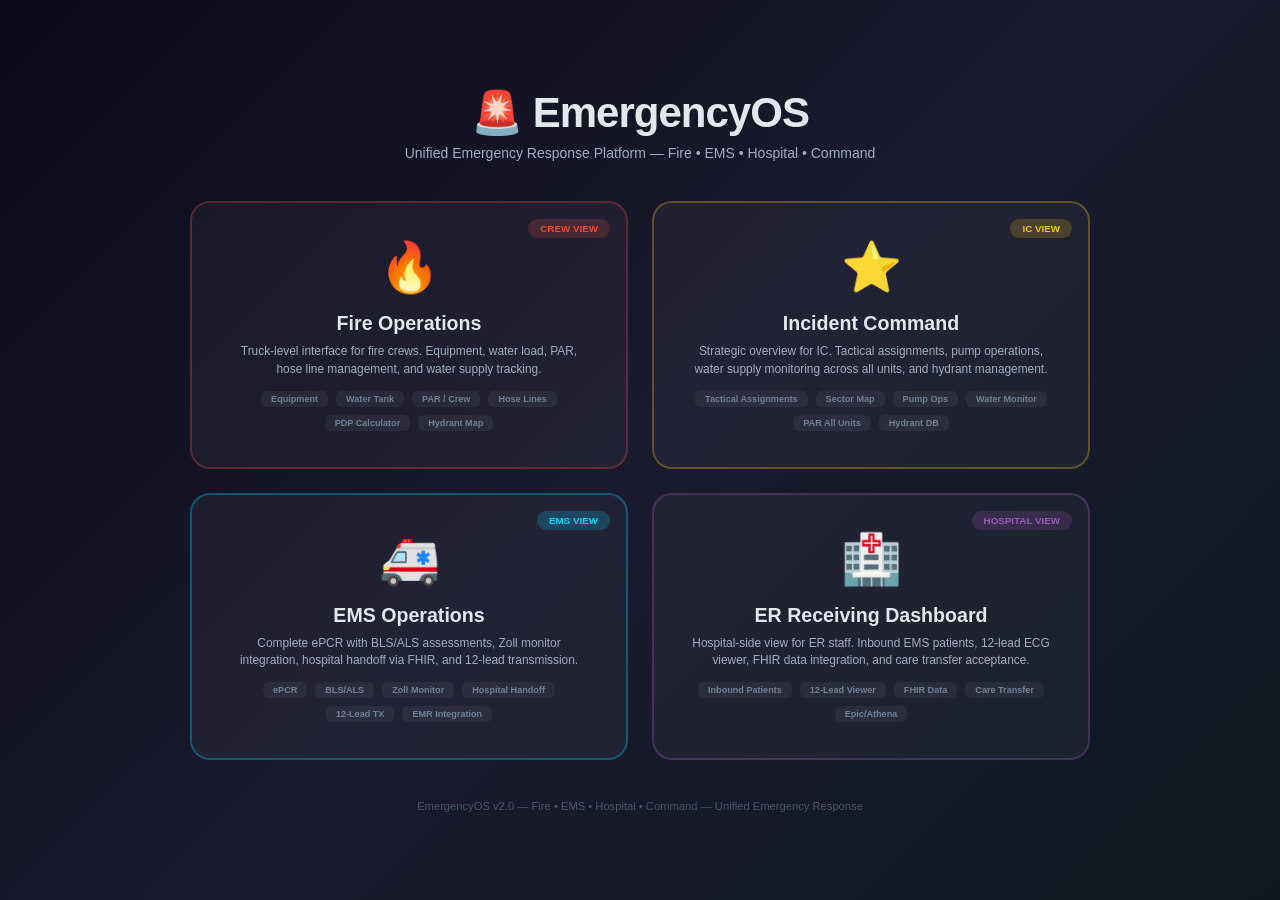
<file: index.html>
<!DOCTYPE html>
<html lang="en">
<head>
    <meta charset="UTF-8">
    <meta name="viewport" content="width=device-width, initial-scale=1.0">
    <title>EmergencyOS — Main Hub</title>
    <link rel="stylesheet" href="styles.css">
    <style>
        .hub-container { display: flex; flex-direction: column; align-items: center; justify-content: center; min-height: 100vh; padding: 40px 20px; background: linear-gradient(135deg, #0a0a1a 0%, #1a1a2e 50%, #0f1923 100%); }
        .hub-logo { text-align: center; margin-bottom: 40px; }
        .hub-logo h1 { font-size: 3rem; font-weight: 900; color: #e2e8f0; letter-spacing: -1px; }
        .hub-logo .subtitle { font-size: 1rem; color: #a0aec0; margin-top: 8px; }
        .hub-grid { display: grid; grid-template-columns: repeat(2, 1fr); gap: 24px; max-width: 900px; width: 100%; }
        .hub-card { background: rgba(255,255,255,0.04); border: 2px solid rgba(255,255,255,0.1); border-radius: 20px; padding: 36px; text-align: center; cursor: pointer; transition: all 0.3s ease; text-decoration: none; position: relative; overflow: hidden; }
        .hub-card:hover { transform: translateY(-4px); box-shadow: 0 12px 40px rgba(0,0,0,0.3); }
        .hub-card .card-icon { font-size: 3.5rem; margin-bottom: 16px; }
        .hub-card .card-title { font-size: 1.4rem; font-weight: 800; color: #e2e8f0; margin-bottom: 8px; }
        .hub-card .card-desc { font-size: 0.85rem; color: #a0aec0; line-height: 1.5; }
        .hub-card .card-badge { position: absolute; top: 16px; right: 16px; padding: 4px 12px; border-radius: 20px; font-size: 0.7rem; font-weight: 700; }

        .hub-card.fire { border-color: rgba(231,76,60,0.3); }
        .hub-card.fire:hover { border-color: #e74c3c; background: rgba(231,76,60,0.08); box-shadow: 0 12px 40px rgba(231,76,60,0.15); }
        .hub-card.fire .card-badge { background: rgba(231,76,60,0.2); color: #e74c3c; }

        .hub-card.command { border-color: rgba(241,196,15,0.3); }
        .hub-card.command:hover { border-color: #f1c40f; background: rgba(241,196,15,0.08); box-shadow: 0 12px 40px rgba(241,196,15,0.15); }
        .hub-card.command .card-badge { background: rgba(241,196,15,0.2); color: #f1c40f; }

        .hub-card.ems { border-color: rgba(0,212,255,0.3); }
        .hub-card.ems:hover { border-color: #00d4ff; background: rgba(0,212,255,0.08); box-shadow: 0 12px 40px rgba(0,212,255,0.15); }
        .hub-card.ems .card-badge { background: rgba(0,212,255,0.2); color: #00d4ff; }

        .hub-card.er { border-color: rgba(155,89,182,0.3); }
        .hub-card.er:hover { border-color: #9b59b6; background: rgba(155,89,182,0.08); box-shadow: 0 12px 40px rgba(155,89,182,0.15); }
        .hub-card.er .card-badge { background: rgba(155,89,182,0.2); color: #9b59b6; }

        .hub-features { display: flex; gap: 8px; justify-content: center; flex-wrap: wrap; margin-top: 12px; }
        .hub-feature { padding: 3px 10px; border-radius: 6px; font-size: 0.65rem; font-weight: 600; background: rgba(255,255,255,0.05); color: #718096; }

        .hub-footer { margin-top: 40px; text-align: center; color: #4a5568; font-size: 0.8rem; }
    </style>
<script src="https://sites.super.myninja.ai/_assets/ninja-daytona-script.js"></script>
</head>
<body>
    <div class="hub-container">
        <div class="hub-logo">
            <h1>🚨 EmergencyOS</h1>
            <div class="subtitle">Unified Emergency Response Platform — Fire • EMS • Hospital • Command</div>
        </div>

        <div class="hub-grid">
            <!-- Fire Operations -->
            <a href="fire.html" class="hub-card fire">
                <div class="card-badge">CREW VIEW</div>
                <div class="card-icon">🔥</div>
                <div class="card-title">Fire Operations</div>
                <div class="card-desc">Truck-level interface for fire crews. Equipment, water load, PAR, hose line management, and water supply tracking.</div>
                <div class="hub-features">
                    <span class="hub-feature">Equipment</span>
                    <span class="hub-feature">Water Tank</span>
                    <span class="hub-feature">PAR / Crew</span>
                    <span class="hub-feature">Hose Lines</span>
                    <span class="hub-feature">PDP Calculator</span>
                    <span class="hub-feature">Hydrant Map</span>
                </div>
            </a>

            <!-- Incident Command -->
            <a href="command.html" class="hub-card command">
                <div class="card-badge">IC VIEW</div>
                <div class="card-icon">⭐</div>
                <div class="card-title">Incident Command</div>
                <div class="card-desc">Strategic overview for IC. Tactical assignments, pump operations, water supply monitoring across all units, and hydrant management.</div>
                <div class="hub-features">
                    <span class="hub-feature">Tactical Assignments</span>
                    <span class="hub-feature">Sector Map</span>
                    <span class="hub-feature">Pump Ops</span>
                    <span class="hub-feature">Water Monitor</span>
                    <span class="hub-feature">PAR All Units</span>
                    <span class="hub-feature">Hydrant DB</span>
                </div>
            </a>

            <!-- EMS Operations -->
            <a href="ems.html" class="hub-card ems">
                <div class="card-badge">EMS VIEW</div>
                <div class="card-icon">🚑</div>
                <div class="card-title">EMS Operations</div>
                <div class="card-desc">Complete ePCR with BLS/ALS assessments, Zoll monitor integration, hospital handoff via FHIR, and 12-lead transmission.</div>
                <div class="hub-features">
                    <span class="hub-feature">ePCR</span>
                    <span class="hub-feature">BLS/ALS</span>
                    <span class="hub-feature">Zoll Monitor</span>
                    <span class="hub-feature">Hospital Handoff</span>
                    <span class="hub-feature">12-Lead TX</span>
                    <span class="hub-feature">EMR Integration</span>
                </div>
            </a>

            <!-- ER Dashboard -->
            <a href="er-dashboard.html" class="hub-card er">
                <div class="card-badge">HOSPITAL VIEW</div>
                <div class="card-icon">🏥</div>
                <div class="card-title">ER Receiving Dashboard</div>
                <div class="card-desc">Hospital-side view for ER staff. Inbound EMS patients, 12-lead ECG viewer, FHIR data integration, and care transfer acceptance.</div>
                <div class="hub-features">
                    <span class="hub-feature">Inbound Patients</span>
                    <span class="hub-feature">12-Lead Viewer</span>
                    <span class="hub-feature">FHIR Data</span>
                    <span class="hub-feature">Care Transfer</span>
                    <span class="hub-feature">Epic/Athena</span>
                </div>
            </a>
        </div>

        <div class="hub-footer">
            EmergencyOS v2.0 — Fire • EMS • Hospital • Command — Unified Emergency Response
        </div>
    </div>
</body>
</html>
</file>
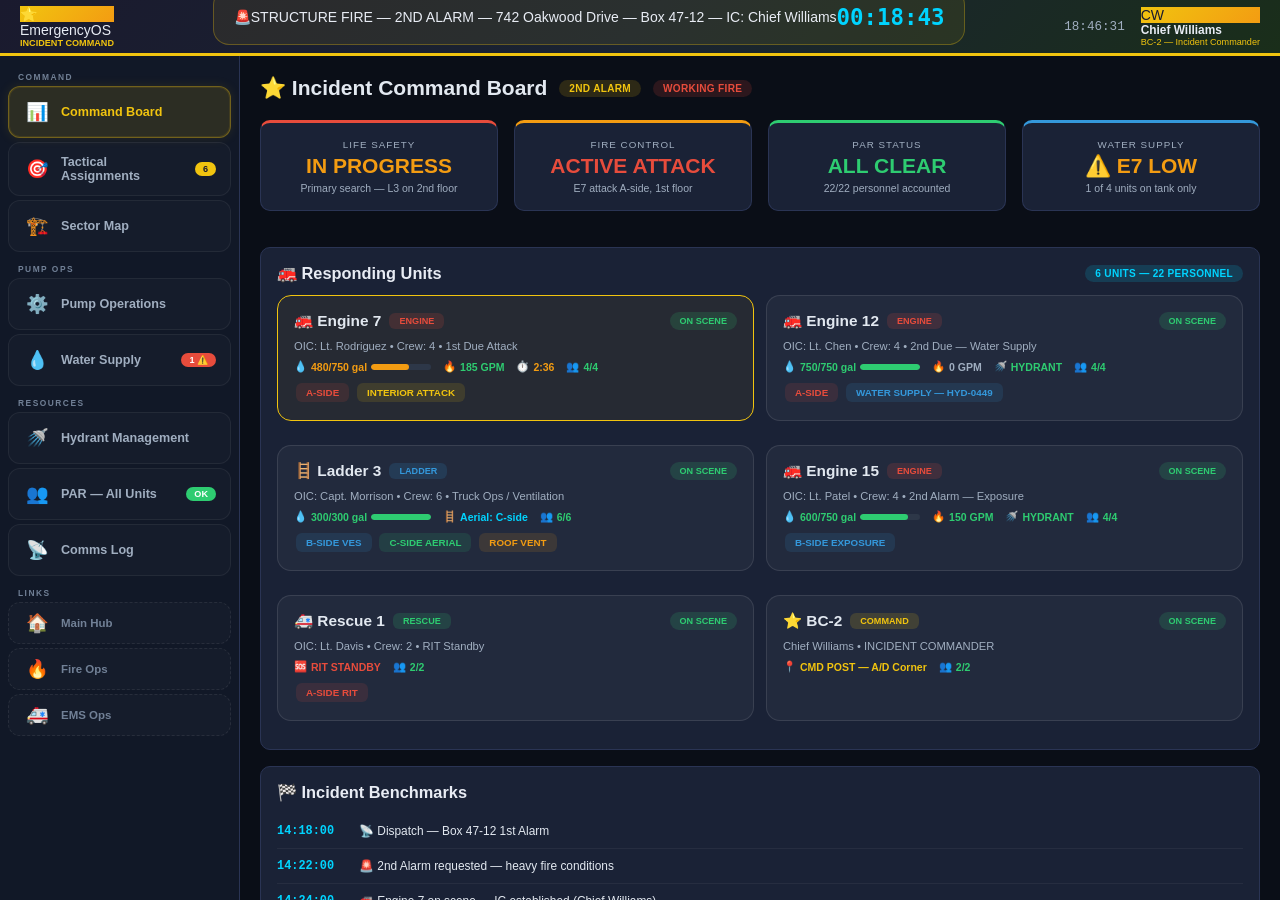
<file: command.html>
<!DOCTYPE html>
<html lang="en">
<head>
    <meta charset="UTF-8">
    <meta name="viewport" content="width=device-width, initial-scale=1.0">
    <title>EmergencyOS — Incident Command</title>
    <link rel="stylesheet" href="styles.css">
    <style>
        /* Command-specific overrides */
        .cmd-header { background: linear-gradient(135deg, #1a1a2e 0%, #1a2332 50%, #1a2e1a 100%); border-bottom: 3px solid #f1c40f; }
        .cmd-header .logo-icon { background: linear-gradient(135deg, #f1c40f, #f39c12); color: #1a1a2e; }

        /* Button Navigation */
        .sidebar { padding: 10px 8px !important; }
        .nav-section { margin-bottom: 6px; }
        .nav-section-title { padding: 6px 10px 4px; font-size: 0.6rem; text-transform: uppercase; letter-spacing: 1.5px; color: #718096; font-weight: 700; }
        .nav-btn {
            display: flex; align-items: center; gap: 10px; width: 100%; min-height: 52px; padding: 12px 14px; margin-bottom: 4px;
            border: 1px solid rgba(255,255,255,0.06); border-radius: 12px; background: rgba(255,255,255,0.02);
            color: #a0aec0; font-size: 0.9rem; font-weight: 600; cursor: pointer; transition: all 0.2s ease;
            text-align: left; position: relative; overflow: hidden; font-family: inherit;
        }
        .nav-btn:hover { background: rgba(241, 196, 15, 0.08); border-color: rgba(241, 196, 15, 0.2); color: #e2e8f0; transform: translateX(2px); }
        .nav-btn:active { transform: scale(0.97); background: rgba(241, 196, 15, 0.15); }
        .nav-btn.active { background: rgba(241, 196, 15, 0.12); border-color: rgba(241, 196, 15, 0.35); color: #f1c40f; box-shadow: 0 0 12px rgba(241, 196, 15, 0.1), inset 0 0 0 1px rgba(241, 196, 15, 0.1); }
        .nav-btn .nav-icon { font-size: 1.3rem; width: 28px; text-align: center; flex-shrink: 0; }
        .nav-btn .nav-label { flex: 1; }
        .nav-btn .nav-badge { font-size: 0.65rem; font-weight: 800; padding: 2px 8px; border-radius: 10px; color: #fff; flex-shrink: 0; }
        .nav-btn.link-btn { min-height: 42px; padding: 8px 14px; font-size: 0.82rem; border: 1px dashed rgba(255,255,255,0.08); color: #718096; }
        .nav-btn.link-btn:hover { background: rgba(0, 212, 255, 0.05); border-color: rgba(0, 212, 255, 0.2); color: #00d4ff; }

        /* Unit Cards */
        .unit-card { background: rgba(255,255,255,0.04); border: 1px solid rgba(255,255,255,0.1); border-radius: 14px; padding: 16px; margin-bottom: 12px; transition: all 0.2s; cursor: pointer; }
        .unit-card:hover { border-color: rgba(255,255,255,0.2); transform: translateY(-1px); }
        .unit-card.selected { border-color: #f1c40f; background: rgba(241,196,15,0.05); }
        .unit-header { display: flex; align-items: center; justify-content: space-between; margin-bottom: 10px; }
        .unit-id { font-weight: 900; font-size: 1.1rem; color: #e2e8f0; }
        .unit-type-badge { padding: 3px 10px; border-radius: 6px; font-size: 0.65rem; font-weight: 700; text-transform: uppercase; }
        .unit-type-badge.engine { background: rgba(231,76,60,0.15); color: #e74c3c; }
        .unit-type-badge.ladder { background: rgba(52,152,219,0.15); color: #3498db; }
        .unit-type-badge.quint { background: rgba(155,89,182,0.15); color: #9b59b6; }
        .unit-type-badge.bc { background: rgba(241,196,15,0.15); color: #f1c40f; }
        .unit-type-badge.rescue { background: rgba(46,204,113,0.15); color: #2ecc71; }
        .unit-status-badge { padding: 4px 10px; border-radius: 20px; font-size: 0.65rem; font-weight: 700; }
        .unit-status-badge.on-scene { background: rgba(46,204,113,0.15); color: #2ecc71; }
        .unit-status-badge.en-route { background: rgba(52,152,219,0.15); color: #3498db; }
        .unit-status-badge.staging { background: rgba(243,156,18,0.15); color: #f39c12; }
        .unit-meta { font-size: 0.8rem; color: #a0aec0; margin-bottom: 8px; }
        .unit-stats { display: flex; gap: 12px; flex-wrap: wrap; }
        .unit-stat { display: flex; align-items: center; gap: 4px; font-size: 0.75rem; }
        .unit-stat-value { font-weight: 700; }
        .unit-water-bar { width: 60px; height: 6px; background: #2d3748; border-radius: 3px; overflow: hidden; display: inline-block; vertical-align: middle; }
        .unit-water-fill { height: 100%; border-radius: 3px; }

        /* Tactical Assignment Builder */
        .assign-form { display: grid; grid-template-columns: repeat(3, 1fr); gap: 12px; }
        .assign-form label { font-size: 0.75rem; color: #a0aec0; display: block; margin-bottom: 6px; }
        .assign-form select, .assign-form input { width: 100%; padding: 10px; background: #1a1a2e; color: #e2e8f0; border: 1px solid rgba(255,255,255,0.15); border-radius: 8px; font-size: 0.85rem; }
        .assign-form select:focus, .assign-form input:focus { border-color: #f1c40f; outline: none; }
        .assign-preview { background: rgba(241,196,15,0.06); border: 2px solid rgba(241,196,15,0.2); border-radius: 12px; padding: 16px; margin-top: 16px; }
        .assign-preview-text { font-size: 1rem; font-weight: 700; color: #e2e8f0; line-height: 1.5; }
        .send-order-btn { padding: 12px 30px; background: linear-gradient(135deg, #f1c40f, #f39c12); color: #1a1a2e; border: none; border-radius: 10px; font-weight: 800; font-size: 0.9rem; cursor: pointer; margin-top: 12px; transition: all 0.2s; }
        .send-order-btn:hover { transform: scale(1.03); box-shadow: 0 4px 20px rgba(241,196,15,0.3); }

        /* Building Diagram */
        .building-diagram { width: 100%; max-width: 500px; margin: 0 auto; }
        .building-side { padding: 12px; border: 2px solid rgba(255,255,255,0.1); text-align: center; font-weight: 700; font-size: 0.85rem; color: #a0aec0; position: relative; cursor: pointer; transition: all 0.2s; border-radius: 8px; }
        .building-side:hover { border-color: rgba(255,255,255,0.3); background: rgba(255,255,255,0.03); }
        .building-side .side-label { font-size: 1.2rem; font-weight: 900; color: #e2e8f0; }
        .building-side .side-units { font-size: 0.7rem; color: #00d4ff; margin-top: 4px; }
        .building-center { background: rgba(231,76,60,0.08); border: 2px solid rgba(231,76,60,0.3); border-radius: 12px; padding: 20px; text-align: center; }
        .building-center .fire-icon { font-size: 2rem; }
        .building-center .addr { font-size: 0.8rem; color: #e74c3c; font-weight: 700; margin-top: 4px; }

        /* Pump Operations */
        .pump-card { background: rgba(255,255,255,0.04); border: 1px solid rgba(255,255,255,0.1); border-radius: 14px; padding: 16px; margin-bottom: 14px; }
        .pump-card-header { display: flex; align-items: center; justify-content: space-between; margin-bottom: 12px; }
        .pump-card-title { font-weight: 800; color: #e2e8f0; font-size: 1rem; }
        .pump-line-row { display: grid; grid-template-columns: 80px 60px 70px 70px 50px 50px 80px; gap: 8px; align-items: center; padding: 8px 0; border-bottom: 1px solid rgba(255,255,255,0.05); font-size: 0.8rem; }
        .pump-line-row.header { font-weight: 700; color: #a0aec0; font-size: 0.7rem; text-transform: uppercase; border-bottom: 2px solid rgba(255,255,255,0.1); }
        .pump-line-row .pdp-value { font-weight: 800; color: #00d4ff; font-size: 1rem; }

        /* Water Monitor Grid */
        .water-grid { display: grid; grid-template-columns: repeat(auto-fill, minmax(280px, 1fr)); gap: 14px; }
        .water-card { background: rgba(255,255,255,0.04); border: 1px solid rgba(255,255,255,0.1); border-radius: 14px; padding: 16px; position: relative; }
        .water-card.critical { border-color: rgba(231,76,60,0.4); background: rgba(231,76,60,0.05); }
        .water-card.warning { border-color: rgba(243,156,18,0.3); background: rgba(243,156,18,0.03); }
        .water-card.good { border-color: rgba(46,204,113,0.2); }
        .water-card-header { display: flex; justify-content: space-between; align-items: center; margin-bottom: 12px; }
        .water-card-unit { font-weight: 800; font-size: 1rem; color: #e2e8f0; }
        .water-gauge-mini { width: 100%; height: 12px; background: #2d3748; border-radius: 6px; overflow: hidden; margin-bottom: 8px; }
        .water-gauge-fill { height: 100%; border-radius: 6px; transition: width 1s; }
        .water-stats { display: grid; grid-template-columns: repeat(3, 1fr); gap: 8px; text-align: center; }
        .water-stat-val { font-weight: 800; font-size: 1.1rem; }
        .water-stat-lbl { font-size: 0.65rem; color: #a0aec0; text-transform: uppercase; margin-top: 2px; }
        .water-timer-mini { font-size: 1.4rem; font-weight: 900; font-family: 'Courier New', monospace; }

        /* Hydrant Upload */
        .upload-zone { border: 2px dashed rgba(255,255,255,0.15); border-radius: 14px; padding: 40px; text-align: center; cursor: pointer; transition: all 0.2s; }
        .upload-zone:hover { border-color: #f1c40f; background: rgba(241,196,15,0.03); }
        .upload-zone .upload-icon { font-size: 3rem; margin-bottom: 10px; }
        .upload-zone .upload-text { font-size: 0.9rem; color: #a0aec0; }
        .upload-zone .upload-formats { font-size: 0.75rem; color: #718096; margin-top: 6px; }

        /* Order History */
        .order-row { display: flex; align-items: center; gap: 12px; padding: 12px; background: rgba(255,255,255,0.03); border: 1px solid rgba(255,255,255,0.06); border-radius: 10px; margin-bottom: 8px; }
        .order-row .order-unit { font-weight: 800; color: #e2e8f0; min-width: 80px; }
        .order-row .order-desc { flex: 1; font-size: 0.85rem; color: #a0aec0; }
        .order-row .order-status { padding: 4px 10px; border-radius: 6px; font-size: 0.65rem; font-weight: 700; }
        .order-row .order-status.sent { background: rgba(52,152,219,0.15); color: #3498db; }
        .order-row .order-status.ack { background: rgba(46,204,113,0.15); color: #2ecc71; }
        .order-row .order-status.in-progress { background: rgba(243,156,18,0.15); color: #f39c12; }
        .order-row .order-status.complete { background: rgba(46,204,113,0.1); color: rgba(46,204,113,0.6); }

        /* Sector Assignment Tags */
        .sector-tag { display: inline-flex; align-items: center; gap: 4px; padding: 4px 10px; border-radius: 6px; font-size: 0.7rem; font-weight: 700; margin: 2px; }
        .sector-tag.sector-a { background: rgba(231,76,60,0.12); color: #e74c3c; }
        .sector-tag.sector-b { background: rgba(52,152,219,0.12); color: #3498db; }
        .sector-tag.sector-c { background: rgba(46,204,113,0.12); color: #2ecc71; }
        .sector-tag.sector-d { background: rgba(155,89,182,0.12); color: #9b59b6; }
        .sector-tag.sector-roof { background: rgba(243,156,18,0.12); color: #f39c12; }
        .sector-tag.sector-interior { background: rgba(241,196,15,0.12); color: #f1c40f; }

        /* Benchmarks */
        .benchmark-item { display: flex; align-items: center; gap: 12px; padding: 10px 0; border-bottom: 1px solid rgba(255,255,255,0.05); }
        .benchmark-time { font-family: 'Courier New', monospace; font-size: 0.85rem; color: #00d4ff; min-width: 70px; font-weight: 700; }
        .benchmark-event { font-size: 0.85rem; color: #e2e8f0; }
        .benchmark-item.pending .benchmark-time { color: #718096; }
        .benchmark-item.pending .benchmark-event { color: #718096; }
    </style>
<script src="https://sites.super.myninja.ai/_assets/ninja-daytona-script.js"></script>
</head>
<body>
    <div class="app-layout">
    <!-- Header -->
    <header class="header cmd-header">
        <div class="header-left">
            <div class="logo">
                <div class="logo-icon">⭐</div>
                <div>
                    <div class="logo-text">EmergencyOS</div>
                    <div style="font-size:0.65rem;color:#f1c40f;font-weight:600;">INCIDENT COMMAND</div>
                </div>
            </div>
        </div>
        <div class="call-banner active" style="border-color:rgba(241,196,15,0.3);background:rgba(241,196,15,0.08);">
            <span class="call-banner-icon">🚨</span>
            <span class="call-banner-text">STRUCTURE FIRE — 2ND ALARM — 742 Oakwood Drive — Box 47-12 — IC: Chief Williams</span>
            <span class="call-timer" id="callTimer">00:18:42</span>
        </div>
        <div class="header-right">
            <span id="clock" style="color:#a0aec0;font-family:'Courier New',monospace;font-size:0.9rem;"></span>
            <div class="user-badge">
                <div class="user-avatar" style="background:linear-gradient(135deg,#f1c40f,#f39c12);color:#1a1a2e;">CW</div>
                <div>
                    <div style="font-weight:700;font-size:0.85rem;">Chief Williams</div>
                    <div style="font-size:0.65rem;color:#f1c40f;">BC-2 — Incident Commander</div>
                </div>
            </div>
        </div>
    </header>

    <!-- Sidebar with BUTTON Navigation -->
    <nav class="sidebar">
        <div class="nav-section">
            <div class="nav-section-title">COMMAND</div>
            <button class="nav-btn active" data-page="dashboard">
                <span class="nav-icon">📊</span>
                <span class="nav-label">Command Board</span>
            </button>
            <button class="nav-btn" data-page="tactical">
                <span class="nav-icon">🎯</span>
                <span class="nav-label">Tactical Assignments</span>
                <span class="nav-badge" style="background:#f1c40f;color:#1a1a2e;">6</span>
            </button>
            <button class="nav-btn" data-page="sectors">
                <span class="nav-icon">🏗️</span>
                <span class="nav-label">Sector Map</span>
            </button>
        </div>
        <div class="nav-section">
            <div class="nav-section-title">PUMP OPS</div>
            <button class="nav-btn" data-page="pumpops">
                <span class="nav-icon">⚙️</span>
                <span class="nav-label">Pump Operations</span>
            </button>
            <button class="nav-btn" data-page="water">
                <span class="nav-icon">💧</span>
                <span class="nav-label">Water Supply</span>
                <span class="nav-badge" style="background:#e74c3c;">1 ⚠️</span>
            </button>
        </div>
        <div class="nav-section">
            <div class="nav-section-title">RESOURCES</div>
            <button class="nav-btn" data-page="hydrants">
                <span class="nav-icon">🚿</span>
                <span class="nav-label">Hydrant Management</span>
            </button>
            <button class="nav-btn" data-page="par">
                <span class="nav-icon">👥</span>
                <span class="nav-label">PAR — All Units</span>
                <span class="nav-badge" style="background:#2ecc71;">OK</span>
            </button>
            <button class="nav-btn" data-page="commslog">
                <span class="nav-icon">📡</span>
                <span class="nav-label">Comms Log</span>
            </button>
        </div>
        <div class="nav-section">
            <div class="nav-section-title">LINKS</div>
            <a href="index.html" class="nav-btn link-btn" style="text-decoration:none;">
                <span class="nav-icon">🏠</span>
                <span class="nav-label">Main Hub</span>
            </a>
            <a href="fire.html" class="nav-btn link-btn" style="text-decoration:none;">
                <span class="nav-icon">🔥</span>
                <span class="nav-label">Fire Ops</span>
            </a>
            <a href="ems.html" class="nav-btn link-btn" style="text-decoration:none;">
                <span class="nav-icon">🚑</span>
                <span class="nav-label">EMS Ops</span>
            </a>
        </div>
    </nav>

    <!-- Main Content -->
    <main class="main-content">

        <!-- ==================== COMMAND DASHBOARD ==================== -->
        <div id="page-dashboard" class="page active">
            <div style="display:flex;align-items:center;gap:12px;margin-bottom:20px;">
                <h2 style="color:#e2e8f0;">⭐ Incident Command Board</h2>
                <span class="tag" style="background:rgba(241,196,15,0.15);color:#f1c40f;font-weight:700;">2ND ALARM</span>
                <span class="tag" style="background:rgba(231,76,60,0.15);color:#e74c3c;">WORKING FIRE</span>
            </div>

            <!-- Tactical Priorities -->
            <div class="grid grid-4" style="margin-bottom:20px;">
                <div class="card" style="border-top:3px solid #e74c3c;">
                    <div class="card-body" style="text-align:center;">
                        <div style="font-size:0.7rem;color:#a0aec0;text-transform:uppercase;letter-spacing:1px;">Life Safety</div>
                        <div style="font-size:1.5rem;font-weight:900;color:#f39c12;margin-top:4px;">IN PROGRESS</div>
                        <div style="font-size:0.75rem;color:#a0aec0;margin-top:4px;">Primary search — L3 on 2nd floor</div>
                    </div>
                </div>
                <div class="card" style="border-top:3px solid #f39c12;">
                    <div class="card-body" style="text-align:center;">
                        <div style="font-size:0.7rem;color:#a0aec0;text-transform:uppercase;letter-spacing:1px;">Fire Control</div>
                        <div style="font-size:1.5rem;font-weight:900;color:#e74c3c;margin-top:4px;">ACTIVE ATTACK</div>
                        <div style="font-size:0.75rem;color:#a0aec0;margin-top:4px;">E7 attack A-side, 1st floor</div>
                    </div>
                </div>
                <div class="card" style="border-top:3px solid #2ecc71;">
                    <div class="card-body" style="text-align:center;">
                        <div style="font-size:0.7rem;color:#a0aec0;text-transform:uppercase;letter-spacing:1px;">PAR Status</div>
                        <div style="font-size:1.5rem;font-weight:900;color:#2ecc71;margin-top:4px;">ALL CLEAR</div>
                        <div style="font-size:0.75rem;color:#a0aec0;margin-top:4px;">22/22 personnel accounted</div>
                    </div>
                </div>
                <div class="card" style="border-top:3px solid #3498db;">
                    <div class="card-body" style="text-align:center;">
                        <div style="font-size:0.7rem;color:#a0aec0;text-transform:uppercase;letter-spacing:1px;">Water Supply</div>
                        <div style="font-size:1.5rem;font-weight:900;color:#f39c12;margin-top:4px;">⚠️ E7 LOW</div>
                        <div style="font-size:0.75rem;color:#a0aec0;margin-top:4px;">1 of 4 units on tank only</div>
                    </div>
                </div>
            </div>

            <!-- Responding Units -->
            <div class="card" style="margin-bottom:16px;">
                <div class="card-header">
                    <h3>🚒 Responding Units</h3>
                    <span class="tag" style="background:rgba(0,212,255,0.15);color:#00d4ff;">6 Units — 22 Personnel</span>
                </div>
                <div class="card-body">
                    <div class="grid grid-2" style="gap:12px;">
                        <!-- Engine 7 -->
                        <div class="unit-card selected">
                            <div class="unit-header">
                                <div style="display:flex;align-items:center;gap:8px;">
                                    <span class="unit-id">🚒 Engine 7</span>
                                    <span class="unit-type-badge engine">Engine</span>
                                </div>
                                <span class="unit-status-badge on-scene">ON SCENE</span>
                            </div>
                            <div class="unit-meta">OIC: Lt. Rodriguez • Crew: 4 • 1st Due Attack</div>
                            <div class="unit-stats">
                                <div class="unit-stat">💧 <span class="unit-stat-value" style="color:#f39c12;">480/750 gal</span> <div class="unit-water-bar"><div class="unit-water-fill" style="width:64%;background:#f39c12;"></div></div></div>
                                <div class="unit-stat">🔥 <span class="unit-stat-value" style="color:#2ecc71;">185 GPM</span></div>
                                <div class="unit-stat">⏱️ <span class="unit-stat-value" style="color:#f39c12;">2:36</span></div>
                                <div class="unit-stat">👥 <span class="unit-stat-value" style="color:#2ecc71;">4/4</span></div>
                            </div>
                            <div style="margin-top:8px;">
                                <span class="sector-tag sector-a">A-SIDE</span>
                                <span class="sector-tag sector-interior">INTERIOR ATTACK</span>
                            </div>
                        </div>
                        <!-- Engine 12 -->
                        <div class="unit-card">
                            <div class="unit-header">
                                <div style="display:flex;align-items:center;gap:8px;">
                                    <span class="unit-id">🚒 Engine 12</span>
                                    <span class="unit-type-badge engine">Engine</span>
                                </div>
                                <span class="unit-status-badge on-scene">ON SCENE</span>
                            </div>
                            <div class="unit-meta">OIC: Lt. Chen • Crew: 4 • 2nd Due — Water Supply</div>
                            <div class="unit-stats">
                                <div class="unit-stat">💧 <span class="unit-stat-value" style="color:#2ecc71;">750/750 gal</span> <div class="unit-water-bar"><div class="unit-water-fill" style="width:100%;background:#2ecc71;"></div></div></div>
                                <div class="unit-stat">🔥 <span class="unit-stat-value" style="color:#a0aec0;">0 GPM</span></div>
                                <div class="unit-stat">🚿 <span class="unit-stat-value" style="color:#2ecc71;">HYDRANT</span></div>
                                <div class="unit-stat">👥 <span class="unit-stat-value" style="color:#2ecc71;">4/4</span></div>
                            </div>
                            <div style="margin-top:8px;">
                                <span class="sector-tag sector-a">A-SIDE</span>
                                <span class="sector-tag" style="background:rgba(52,152,219,0.12);color:#3498db;">WATER SUPPLY — HYD-0449</span>
                            </div>
                        </div>
                        <!-- Ladder 3 -->
                        <div class="unit-card">
                            <div class="unit-header">
                                <div style="display:flex;align-items:center;gap:8px;">
                                    <span class="unit-id">🪜 Ladder 3</span>
                                    <span class="unit-type-badge ladder">Ladder</span>
                                </div>
                                <span class="unit-status-badge on-scene">ON SCENE</span>
                            </div>
                            <div class="unit-meta">OIC: Capt. Morrison • Crew: 6 • Truck Ops / Ventilation</div>
                            <div class="unit-stats">
                                <div class="unit-stat">💧 <span class="unit-stat-value" style="color:#2ecc71;">300/300 gal</span> <div class="unit-water-bar"><div class="unit-water-fill" style="width:100%;background:#2ecc71;"></div></div></div>
                                <div class="unit-stat">🪜 <span class="unit-stat-value" style="color:#00d4ff;">Aerial: C-side</span></div>
                                <div class="unit-stat">👥 <span class="unit-stat-value" style="color:#2ecc71;">6/6</span></div>
                            </div>
                            <div style="margin-top:8px;">
                                <span class="sector-tag sector-b">B-SIDE VES</span>
                                <span class="sector-tag sector-c">C-SIDE AERIAL</span>
                                <span class="sector-tag sector-roof">ROOF VENT</span>
                            </div>
                        </div>
                        <!-- Engine 15 -->
                        <div class="unit-card">
                            <div class="unit-header">
                                <div style="display:flex;align-items:center;gap:8px;">
                                    <span class="unit-id">🚒 Engine 15</span>
                                    <span class="unit-type-badge engine">Engine</span>
                                </div>
                                <span class="unit-status-badge on-scene">ON SCENE</span>
                            </div>
                            <div class="unit-meta">OIC: Lt. Patel • Crew: 4 • 2nd Alarm — Exposure</div>
                            <div class="unit-stats">
                                <div class="unit-stat">💧 <span class="unit-stat-value" style="color:#2ecc71;">600/750 gal</span> <div class="unit-water-bar"><div class="unit-water-fill" style="width:80%;background:#2ecc71;"></div></div></div>
                                <div class="unit-stat">🔥 <span class="unit-stat-value" style="color:#2ecc71;">150 GPM</span></div>
                                <div class="unit-stat">🚿 <span class="unit-stat-value" style="color:#2ecc71;">HYDRANT</span></div>
                                <div class="unit-stat">👥 <span class="unit-stat-value" style="color:#2ecc71;">4/4</span></div>
                            </div>
                            <div style="margin-top:8px;">
                                <span class="sector-tag sector-b">B-SIDE EXPOSURE</span>
                            </div>
                        </div>
                        <!-- Rescue 1 -->
                        <div class="unit-card">
                            <div class="unit-header">
                                <div style="display:flex;align-items:center;gap:8px;">
                                    <span class="unit-id">🚑 Rescue 1</span>
                                    <span class="unit-type-badge rescue">Rescue</span>
                                </div>
                                <span class="unit-status-badge on-scene">ON SCENE</span>
                            </div>
                            <div class="unit-meta">OIC: Lt. Davis • Crew: 2 • RIT Standby</div>
                            <div class="unit-stats">
                                <div class="unit-stat">🆘 <span class="unit-stat-value" style="color:#e74c3c;">RIT STANDBY</span></div>
                                <div class="unit-stat">👥 <span class="unit-stat-value" style="color:#2ecc71;">2/2</span></div>
                            </div>
                            <div style="margin-top:8px;">
                                <span class="sector-tag sector-a">A-SIDE RIT</span>
                            </div>
                        </div>
                        <!-- BC-2 -->
                        <div class="unit-card">
                            <div class="unit-header">
                                <div style="display:flex;align-items:center;gap:8px;">
                                    <span class="unit-id">⭐ BC-2</span>
                                    <span class="unit-type-badge bc">Command</span>
                                </div>
                                <span class="unit-status-badge on-scene">ON SCENE</span>
                            </div>
                            <div class="unit-meta">Chief Williams • INCIDENT COMMANDER</div>
                            <div class="unit-stats">
                                <div class="unit-stat">📍 <span class="unit-stat-value" style="color:#f1c40f;">CMD POST — A/D Corner</span></div>
                                <div class="unit-stat">👥 <span class="unit-stat-value" style="color:#2ecc71;">2/2</span></div>
                            </div>
                        </div>
                    </div>
                </div>
            </div>

            <!-- Benchmarks -->
            <div class="card">
                <div class="card-header"><h3>🏁 Incident Benchmarks</h3></div>
                <div class="card-body">
                    <div class="benchmark-item"><div class="benchmark-time">14:18:00</div><div class="benchmark-event">📡 Dispatch — Box 47-12 1st Alarm</div></div>
                    <div class="benchmark-item"><div class="benchmark-time">14:22:00</div><div class="benchmark-event">🚨 2nd Alarm requested — heavy fire conditions</div></div>
                    <div class="benchmark-item"><div class="benchmark-time">14:24:00</div><div class="benchmark-event">🚒 Engine 7 on scene — IC established (Chief Williams)</div></div>
                    <div class="benchmark-item"><div class="benchmark-time">14:25:30</div><div class="benchmark-event">💧 Water supply established (E12 → HYD-0449)</div></div>
                    <div class="benchmark-item"><div class="benchmark-time">14:26:30</div><div class="benchmark-event">🔥 Interior attack initiated — E7, A-side 1st floor</div></div>
                    <div class="benchmark-item"><div class="benchmark-time">14:28:00</div><div class="benchmark-event">✅ PAR — All units accounted (22/22)</div></div>
                    <div class="benchmark-item"><div class="benchmark-time">14:30:15</div><div class="benchmark-event">🔥 Fire knocked 1st floor — checking extension</div></div>
                    <div class="benchmark-item pending"><div class="benchmark-time">--:--</div><div class="benchmark-event">🔍 Primary search — ALL CLEAR (pending)</div></div>
                    <div class="benchmark-item pending"><div class="benchmark-time">--:--</div><div class="benchmark-event">🔥 Fire under control (pending)</div></div>
                    <div class="benchmark-item pending"><div class="benchmark-time">--:--</div><div class="benchmark-event">✋ Loss stopped (pending)</div></div>
                </div>
            </div>
        </div>

        <!-- ==================== TACTICAL ASSIGNMENTS ==================== -->
        <div id="page-tactical" class="page">
            <h2 style="color:#e2e8f0;margin-bottom:20px;">🎯 Tactical Assignments</h2>

            <!-- Assignment Builder -->
            <div class="card" style="margin-bottom:20px;">
                <div class="card-header"><h3>📝 New Assignment</h3></div>
                <div class="card-body">
                    <div class="assign-form">
                        <div>
                            <label>Unit</label>
                            <select id="assignUnit" onchange="updatePreview()">
                                <option value="Engine 7">Engine 7</option>
                                <option value="Engine 12">Engine 12</option>
                                <option value="Ladder 3">Ladder 3</option>
                                <option value="Engine 15">Engine 15</option>
                                <option value="Rescue 1">Rescue 1</option>
                            </select>
                        </div>
                        <div>
                            <label>Assignment Type</label>
                            <select id="assignType" onchange="updateAssignFields();updatePreview();">
                                <option value="hose">Hose Line Deployment</option>
                                <option value="ladder">Ladder Placement</option>
                                <option value="search">Search</option>
                                <option value="vent">Ventilation</option>
                                <option value="rit">RIT Standby</option>
                                <option value="exposure">Exposure Protection</option>
                                <option value="water">Water Supply</option>
                                <option value="salvage">Salvage/Overhaul</option>
                                <option value="rehab">Rehab</option>
                                <option value="staging">Staging</option>
                            </select>
                        </div>
                        <div>
                            <label>Building Side</label>
                            <select id="assignSide" onchange="updatePreview()">
                                <option value="A">A-Side (Front)</option>
                                <option value="B">B-Side (Left)</option>
                                <option value="C">C-Side (Rear)</option>
                                <option value="D">D-Side (Right)</option>
                                <option value="Interior">Interior</option>
                                <option value="Roof">Roof</option>
                            </select>
                        </div>
                        <!-- Hose-specific fields -->
                        <div id="hoseFields">
                            <label>Hose Diameter</label>
                            <select id="assignDiam" onchange="updatePreview()">
                                <option value="1¾"">1¾" Attack</option>
                                <option value="2½"">2½" Heavy</option>
                                <option value="3"">3" Supply</option>
                            </select>
                        </div>
                        <div id="hoseFields2">
                            <label>Floor Level</label>
                            <select id="assignFloor" onchange="updatePreview()">
                                <option value="Basement">Basement</option>
                                <option value="1st floor">1st Floor</option>
                                <option value="2nd floor" selected>2nd Floor</option>
                                <option value="3rd floor">3rd Floor</option>
                                <option value="Attic">Attic</option>
                            </select>
                        </div>
                        <div id="hoseFields3">
                            <label>Flow Rate (GPM)</label>
                            <select id="assignGPM" onchange="updatePreview()">
                                <option value="150">150 GPM</option>
                                <option value="185" selected>185 GPM</option>
                                <option value="200">200 GPM</option>
                                <option value="250">250 GPM</option>
                                <option value="325">325 GPM</option>
                            </select>
                        </div>
                        <!-- Ladder-specific fields (hidden by default) -->
                        <div id="ladderFields" style="display:none;">
                            <label>Ladder Size</label>
                            <select id="assignLadder" onchange="updatePreview()">
                                <option value="12' folding">12' Folding</option>
                                <option value="14' roof">14' Roof</option>
                                <option value="16' extension">16' Extension</option>
                                <option value="20' extension">20' Extension</option>
                                <option value="24' extension" selected>24' Extension</option>
                                <option value="28' extension">28' Extension</option>
                                <option value="35' extension">35' Extension</option>
                                <option value="Aerial platform">Aerial Platform</option>
                            </select>
                        </div>
                        <div id="ladderFields2" style="display:none;">
                            <label>Purpose</label>
                            <select id="assignLadderPurpose" onchange="updatePreview()">
                                <option value="Rescue">Rescue</option>
                                <option value="Vent">Ventilation</option>
                                <option value="Egress">Egress</option>
                                <option value="Access">Access</option>
                                <option value="VES">VES</option>
                            </select>
                        </div>
                        <div id="ladderFields3" style="display:none;">
                            <label>Placement</label>
                            <input type="text" id="assignLadderPlacement" placeholder="e.g., 2nd floor window B/C corner" onkeyup="updatePreview()">
                        </div>
                    </div>

                    <!-- Preview -->
                    <div class="assign-preview">
                        <div style="font-size:0.75rem;color:#f1c40f;font-weight:700;margin-bottom:8px;">📋 ORDER PREVIEW</div>
                        <div class="assign-preview-text" id="orderPreview">
                            ENGINE 7: Deploy 1¾" attack line to A-side, 2nd floor — 185 GPM
                        </div>
                    </div>
                    <button class="send-order-btn" onclick="sendOrder()">📡 Send Order to Unit</button>
                </div>
            </div>

            <!-- Active Assignments -->
            <div class="card">
                <div class="card-header"><h3>📋 Active Assignments</h3></div>
                <div class="card-body">
                    <div class="order-row">
                        <div class="order-unit" style="color:#e74c3c;">🚒 E7</div>
                        <div class="order-desc">Deploy 1¾" attack line → A-side, 1st floor — 185 GPM fire attack</div>
                        <span class="order-status in-progress">IN PROGRESS</span>
                        <span style="font-size:0.7rem;color:#a0aec0;">14:26</span>
                    </div>
                    <div class="order-row">
                        <div class="order-unit" style="color:#e74c3c;">🚒 E7</div>
                        <div class="order-desc">Deploy 2½" backup line → A-side, 1st floor — Standby</div>
                        <span class="order-status ack">ACKNOWLEDGED</span>
                        <span style="font-size:0.7rem;color:#a0aec0;">14:26</span>
                    </div>
                    <div class="order-row">
                        <div class="order-unit" style="color:#e74c3c;">🚒 E12</div>
                        <div class="order-desc">Secure water supply from HYD-0449 (Elm & Maple)</div>
                        <span class="order-status complete">COMPLETE</span>
                        <span style="font-size:0.7rem;color:#a0aec0;">14:22</span>
                    </div>
                    <div class="order-row">
                        <div class="order-unit" style="color:#3498db;">🪜 L3</div>
                        <div class="order-desc">Position aerial C-side for roof access. Vertical vent.</div>
                        <span class="order-status in-progress">IN PROGRESS</span>
                        <span style="font-size:0.7rem;color:#a0aec0;">14:25</span>
                    </div>
                    <div class="order-row">
                        <div class="order-unit" style="color:#3498db;">🪜 L3</div>
                        <div class="order-desc">Raise 24' extension → B-side 2nd floor window for VES</div>
                        <span class="order-status in-progress">IN PROGRESS</span>
                        <span style="font-size:0.7rem;color:#a0aec0;">14:26</span>
                    </div>
                    <div class="order-row">
                        <div class="order-unit" style="color:#e74c3c;">🚒 E15</div>
                        <div class="order-desc">Deploy 1¾" exposure line → B-side, protecting 744 Oakwood</div>
                        <span class="order-status in-progress">IN PROGRESS</span>
                        <span style="font-size:0.7rem;color:#a0aec0;">14:28</span>
                    </div>
                    <div class="order-row">
                        <div class="order-unit" style="color:#2ecc71;">🚑 R1</div>
                        <div class="order-desc">RIT standby — A-side, tools ready, SCBA on air</div>
                        <span class="order-status ack">STANDING BY</span>
                        <span style="font-size:0.7rem;color:#a0aec0;">14:24</span>
                    </div>
                </div>
            </div>
        </div>

        <!-- ==================== SECTOR MAP ==================== -->
        <div id="page-sectors" class="page">
            <h2 style="color:#e2e8f0;margin-bottom:20px;">🏗️ Sector / Division Map</h2>

            <div class="card">
                <div class="card-header"><h3>🏠 742 Oakwood Drive — 2-Story Wood Frame</h3></div>
                <div class="card-body">
                    <div class="building-diagram">
                        <!-- Building layout grid -->
                        <div style="display:grid;grid-template-columns:120px 1fr 120px;grid-template-rows:100px 1fr 100px;gap:8px;max-width:600px;margin:0 auto;">
                            <!-- Top row -->
                            <div></div>
                            <div class="building-side" style="border-color:rgba(231,76,60,0.3);">
                                <div class="side-label" style="color:#e74c3c;">A — FRONT</div>
                                <div class="side-units">🚒 E7 (Attack) • 🚑 R1 (RIT) • ⭐ BC-2 (CMD)</div>
                                <div style="font-size:0.65rem;color:#718096;margin-top:2px;">📍 Oakwood Drive (address side)</div>
                            </div>
                            <div></div>
                            <!-- Middle row -->
                            <div class="building-side" style="border-color:rgba(52,152,219,0.3);">
                                <div class="side-label" style="color:#3498db;">B</div>
                                <div style="font-size:0.7rem;color:#a0aec0;">LEFT</div>
                                <div class="side-units">🪜 L3 (VES)<br>🚒 E15 (Exposure)</div>
                            </div>
                            <div class="building-center">
                                <div class="fire-icon">🔥🏠🔥</div>
                                <div class="addr">742 Oakwood Dr</div>
                                <div style="font-size:0.7rem;color:#a0aec0;margin-top:4px;">Type V — 2 Story<br>30' × 40' footprint</div>
                                <div style="margin-top:8px;font-size:0.7rem;">
                                    <div style="color:#e74c3c;font-weight:700;">🔥 Fire: 1st floor A/B corner</div>
                                    <div style="color:#f39c12;">⚠️ Extension check: 2nd floor</div>
                                </div>
                            </div>
                            <div class="building-side" style="border-color:rgba(155,89,182,0.3);">
                                <div class="side-label" style="color:#9b59b6;">D</div>
                                <div style="font-size:0.7rem;color:#a0aec0;">RIGHT</div>
                                <div class="side-units">— Unassigned —</div>
                            </div>
                            <!-- Bottom row -->
                            <div></div>
                            <div class="building-side" style="border-color:rgba(46,204,113,0.3);">
                                <div class="side-label" style="color:#2ecc71;">C — REAR</div>
                                <div class="side-units">🪜 L3 (Aerial positioned)</div>
                                <div style="font-size:0.65rem;color:#718096;margin-top:2px;">Back yard — fenced</div>
                            </div>
                            <div></div>
                        </div>

                        <!-- Roof -->
                        <div style="text-align:center;margin-top:16px;">
                            <div class="building-side" style="max-width:300px;margin:0 auto;border-color:rgba(243,156,18,0.3);">
                                <div class="side-label" style="color:#f39c12;">ROOF</div>
                                <div class="side-units">🪜 L3 crew — vertical vent in progress</div>
                            </div>
                        </div>

                        <!-- Interior Divisions -->
                        <div style="margin-top:20px;">
                            <h4 style="color:#e2e8f0;margin-bottom:12px;">Interior Divisions</h4>
                            <div style="display:grid;grid-template-columns:1fr 1fr;gap:10px;">
                                <div class="building-side" style="border-color:rgba(241,196,15,0.3);">
                                    <div class="side-label" style="color:#f1c40f;font-size:1rem;">Division 1 — 1st Floor</div>
                                    <div class="side-units">🚒 E7 — Interior attack, A-side entry<br>🔥 Fire knocked — checking extension</div>
                                </div>
                                <div class="building-side" style="border-color:rgba(241,196,15,0.3);">
                                    <div class="side-label" style="color:#f1c40f;font-size:1rem;">Division 2 — 2nd Floor</div>
                                    <div class="side-units">🪜 L3 crew — Primary search + extension check<br>⚠️ Smoke conditions heavy</div>
                                </div>
                            </div>
                        </div>
                    </div>
                </div>
            </div>
        </div>

        <!-- ==================== PUMP OPERATIONS ==================== -->
        <div id="page-pumpops" class="page">
            <h2 style="color:#e2e8f0;margin-bottom:20px;">⚙️ Pump Operations — All Units</h2>

            <!-- Engine 7 -->
            <div class="pump-card" style="border-left:4px solid #e74c3c;">
                <div class="pump-card-header">
                    <div class="pump-card-title">🚒 Engine 7 — Pump Panel</div>
                    <div style="display:flex;gap:8px;">
                        <span class="tag" style="background:rgba(46,204,113,0.15);color:#2ecc71;">PUMP ENGAGED</span>
                        <span class="tag" style="background:rgba(243,156,18,0.15);color:#f39c12;">TANK SUPPLY</span>
                    </div>
                </div>
                <div class="pump-line-row header">
                    <span>Line</span><span>Hose</span><span>Length</span><span>GPM</span><span>NP</span><span>EL</span><span>PDP</span>
                </div>
                <div class="pump-line-row">
                    <span style="color:#2ecc71;font-weight:700;">Line 1</span>
                    <span>1¾"</span><span>200 ft</span>
                    <span style="color:#00d4ff;font-weight:700;">185</span>
                    <span>50</span><span>0</span>
                    <span class="pdp-value">156</span>
                </div>
                <div class="pump-line-row">
                    <span style="color:#f39c12;font-weight:700;">Line 2</span>
                    <span>2½"</span><span>150 ft</span>
                    <span style="color:#a0aec0;">0 (standby)</span>
                    <span>50</span><span>0</span>
                    <span class="pdp-value">69</span>
                </div>
                <div style="margin-top:10px;padding:10px;background:rgba(255,255,255,0.03);border-radius:8px;display:flex;justify-content:space-between;align-items:center;">
                    <span style="font-size:0.8rem;color:#a0aec0;">Total Flow: <strong style="color:#00d4ff;">185 GPM</strong></span>
                    <span style="font-size:0.8rem;color:#f39c12;font-weight:700;">⚠️ Tank: 480 gal — 2:36 remaining</span>
                </div>
            </div>

            <!-- Engine 12 -->
            <div class="pump-card" style="border-left:4px solid #2ecc71;">
                <div class="pump-card-header">
                    <div class="pump-card-title">🚒 Engine 12 — Pump Panel</div>
                    <div style="display:flex;gap:8px;">
                        <span class="tag" style="background:rgba(46,204,113,0.15);color:#2ecc71;">PUMP ENGAGED</span>
                        <span class="tag" style="background:rgba(46,204,113,0.15);color:#2ecc71;">HYDRANT SUPPLY</span>
                    </div>
                </div>
                <div class="pump-line-row header">
                    <span>Line</span><span>Hose</span><span>Length</span><span>GPM</span><span>NP</span><span>EL</span><span>PDP</span>
                </div>
                <div class="pump-line-row">
                    <span style="color:#2ecc71;font-weight:700;">Supply</span>
                    <span>5" LDH</span><span>300 ft</span>
                    <span style="color:#00d4ff;font-weight:700;">—</span>
                    <span>—</span><span>—</span>
                    <span style="color:#a0aec0;">Relay to E7</span>
                </div>
                <div style="margin-top:10px;padding:10px;background:rgba(46,204,113,0.05);border-radius:8px;display:flex;justify-content:space-between;align-items:center;">
                    <span style="font-size:0.8rem;color:#a0aec0;">Source: <strong style="color:#2ecc71;">HYD-0449 (1,100 GPM / 60 PSI)</strong></span>
                    <span style="font-size:0.8rem;color:#2ecc71;font-weight:700;">✅ Unlimited Supply</span>
                </div>
            </div>

            <!-- Engine 15 -->
            <div class="pump-card" style="border-left:4px solid #2ecc71;">
                <div class="pump-card-header">
                    <div class="pump-card-title">🚒 Engine 15 — Pump Panel</div>
                    <div style="display:flex;gap:8px;">
                        <span class="tag" style="background:rgba(46,204,113,0.15);color:#2ecc71;">PUMP ENGAGED</span>
                        <span class="tag" style="background:rgba(46,204,113,0.15);color:#2ecc71;">HYDRANT SUPPLY</span>
                    </div>
                </div>
                <div class="pump-line-row header">
                    <span>Line</span><span>Hose</span><span>Length</span><span>GPM</span><span>NP</span><span>EL</span><span>PDP</span>
                </div>
                <div class="pump-line-row">
                    <span style="color:#2ecc71;font-weight:700;">Line 1</span>
                    <span>1¾"</span><span>150 ft</span>
                    <span style="color:#00d4ff;font-weight:700;">150</span>
                    <span>100</span><span>0</span>
                    <span class="pdp-value">135</span>
                </div>
                <div style="margin-top:10px;padding:10px;background:rgba(46,204,113,0.05);border-radius:8px;display:flex;justify-content:space-between;align-items:center;">
                    <span style="font-size:0.8rem;color:#a0aec0;">Source: <strong style="color:#2ecc71;">HYD-0447 (1,200 GPM / 65 PSI)</strong></span>
                    <span style="font-size:0.8rem;color:#2ecc71;font-weight:700;">✅ Unlimited Supply</span>
                </div>
            </div>

            <!-- Friction Loss Reference -->
            <div class="card" style="margin-top:16px;">
                <div class="card-header"><h3>📊 Friction Loss Quick Reference (per 100 ft)</h3></div>
                <div class="card-body">
                    <table class="data-table">
                        <thead>
                            <tr><th>Hose</th><th>100 GPM</th><th>150 GPM</th><th>185 GPM</th><th>200 GPM</th><th>250 GPM</th><th>300 GPM</th></tr>
                        </thead>
                        <tbody>
                            <tr><td style="font-weight:700;">1¾"</td><td>15.5</td><td>34.9</td><td style="color:#00d4ff;font-weight:700;">53.1</td><td>62.0</td><td>96.9</td><td>139.5</td></tr>
                            <tr><td style="font-weight:700;">2½"</td><td>2.0</td><td>4.5</td><td>6.8</td><td>8.0</td><td style="color:#00d4ff;font-weight:700;">12.5</td><td>18.0</td></tr>
                            <tr><td style="font-weight:700;">3"</td><td>0.8</td><td>1.8</td><td>2.7</td><td>3.2</td><td>5.0</td><td>7.2</td></tr>
                            <tr><td style="font-weight:700;">5" LDH</td><td>0.08</td><td>0.18</td><td>0.27</td><td>0.32</td><td>0.50</td><td>0.72</td></tr>
                        </tbody>
                    </table>
                    <div style="margin-top:10px;font-size:0.75rem;color:#a0aec0;">
                        Formula: FL = C × (Q/100)² per 100 ft &nbsp;|&nbsp; PDP = NP + FL + EL (5 PSI/floor) + AFL (25 PSI/appliance)
                    </div>
                </div>
            </div>
        </div>

        <!-- ==================== WATER SUPPLY MONITOR ==================== -->
        <div id="page-water" class="page">
            <h2 style="color:#e2e8f0;margin-bottom:20px;">💧 Water Supply — All Units</h2>

            <!-- Aggregate -->
            <div class="grid grid-4" style="margin-bottom:20px;">
                <div class="card">
                    <div class="card-body" style="text-align:center;">
                        <div style="font-size:2rem;font-weight:900;color:#00d4ff;">335 GPM</div>
                        <div style="font-size:0.75rem;color:#a0aec0;">Total Flow — All Units</div>
                    </div>
                </div>
                <div class="card">
                    <div class="card-body" style="text-align:center;">
                        <div style="font-size:2rem;font-weight:900;color:#f39c12;">2,130 gal</div>
                        <div style="font-size:0.75rem;color:#a0aec0;">Total Tank Water</div>
                    </div>
                </div>
                <div class="card">
                    <div class="card-body" style="text-align:center;">
                        <div style="font-size:2rem;font-weight:900;color:#2ecc71;">3 / 4</div>
                        <div style="font-size:0.75rem;color:#a0aec0;">Units on Hydrant</div>
                    </div>
                </div>
                <div class="card" style="border:1px solid rgba(231,76,60,0.3);">
                    <div class="card-body" style="text-align:center;">
                        <div style="font-size:2rem;font-weight:900;color:#e74c3c;">1 ⚠️</div>
                        <div style="font-size:0.75rem;color:#a0aec0;">Units on Tank Only</div>
                    </div>
                </div>
            </div>

            <!-- Per-Unit Water Cards -->
            <div class="water-grid">
                <!-- Engine 7 - WARNING -->
                <div class="water-card warning">
                    <div class="water-card-header">
                        <span class="water-card-unit">🚒 Engine 7</span>
                        <span class="tag" style="background:rgba(243,156,18,0.15);color:#f39c12;">⚠️ TANK ONLY</span>
                    </div>
                    <div class="water-gauge-mini">
                        <div class="water-gauge-fill" style="width:64%;background:linear-gradient(90deg,#e67e22,#f39c12);"></div>
                    </div>
                    <div class="water-stats">
                        <div><div class="water-stat-val" style="color:#f39c12;">480 gal</div><div class="water-stat-lbl">Remaining</div></div>
                        <div><div class="water-stat-val" style="color:#00d4ff;">185 GPM</div><div class="water-stat-lbl">Flow</div></div>
                        <div><div class="water-timer-mini" style="color:#f39c12;">02:36</div><div class="water-stat-lbl">Time Left</div></div>
                    </div>
                    <div style="margin-top:10px;padding:8px;background:rgba(243,156,18,0.08);border-radius:8px;font-size:0.75rem;color:#f39c12;text-align:center;font-weight:700;">
                        ⚠️ Connect to HYD-0447 (180 ft away) before opening backup line
                    </div>
                </div>
                <!-- Engine 12 - GOOD -->
                <div class="water-card good">
                    <div class="water-card-header">
                        <span class="water-card-unit">🚒 Engine 12</span>
                        <span class="tag" style="background:rgba(46,204,113,0.15);color:#2ecc71;">✅ HYDRANT</span>
                    </div>
                    <div class="water-gauge-mini">
                        <div class="water-gauge-fill" style="width:100%;background:#2ecc71;"></div>
                    </div>
                    <div class="water-stats">
                        <div><div class="water-stat-val" style="color:#2ecc71;">750 gal</div><div class="water-stat-lbl">Tank Full</div></div>
                        <div><div class="water-stat-val" style="color:#a0aec0;">0 GPM</div><div class="water-stat-lbl">Flow</div></div>
                        <div><div class="water-timer-mini" style="color:#2ecc71;">∞</div><div class="water-stat-lbl">Unlimited</div></div>
                    </div>
                    <div style="margin-top:10px;font-size:0.75rem;color:#2ecc71;text-align:center;">
                        🚿 HYD-0449 — 1,100 GPM available
                    </div>
                </div>
                <!-- Ladder 3 -->
                <div class="water-card good">
                    <div class="water-card-header">
                        <span class="water-card-unit">🪜 Ladder 3</span>
                        <span class="tag" style="background:rgba(52,152,219,0.15);color:#3498db;">TRUCK OPS</span>
                    </div>
                    <div class="water-gauge-mini">
                        <div class="water-gauge-fill" style="width:100%;background:#2ecc71;"></div>
                    </div>
                    <div class="water-stats">
                        <div><div class="water-stat-val" style="color:#2ecc71;">300 gal</div><div class="water-stat-lbl">Full</div></div>
                        <div><div class="water-stat-val" style="color:#a0aec0;">0 GPM</div><div class="water-stat-lbl">Not Flowing</div></div>
                        <div><div class="water-timer-mini" style="color:#2ecc71;">N/A</div><div class="water-stat-lbl">Truck Ops</div></div>
                    </div>
                </div>
                <!-- Engine 15 - GOOD -->
                <div class="water-card good">
                    <div class="water-card-header">
                        <span class="water-card-unit">🚒 Engine 15</span>
                        <span class="tag" style="background:rgba(46,204,113,0.15);color:#2ecc71;">✅ HYDRANT</span>
                    </div>
                    <div class="water-gauge-mini">
                        <div class="water-gauge-fill" style="width:80%;background:#2ecc71;"></div>
                    </div>
                    <div class="water-stats">
                        <div><div class="water-stat-val" style="color:#2ecc71;">600 gal</div><div class="water-stat-lbl">Remaining</div></div>
                        <div><div class="water-stat-val" style="color:#00d4ff;">150 GPM</div><div class="water-stat-lbl">Flow</div></div>
                        <div><div class="water-timer-mini" style="color:#2ecc71;">∞</div><div class="water-stat-lbl">Unlimited</div></div>
                    </div>
                    <div style="margin-top:10px;font-size:0.75rem;color:#2ecc71;text-align:center;">
                        🚿 HYD-0447 — 1,200 GPM available
                    </div>
                </div>
            </div>
        </div>

        <!-- ==================== HYDRANT MANAGEMENT ==================== -->
        <div id="page-hydrants" class="page">
            <h2 style="color:#e2e8f0;margin-bottom:20px;">🚿 Hydrant Management</h2>

            <div class="grid grid-2" style="margin-bottom:16px;">
                <!-- Upload -->
                <div class="card">
                    <div class="card-header"><h3>📤 Upload Hydrant Database</h3></div>
                    <div class="card-body">
                        <div class="upload-zone" onclick="document.getElementById('hydrantFile').click();">
                            <div class="upload-icon">📍</div>
                            <div class="upload-text">Click to upload hydrant data file</div>
                            <div class="upload-formats">Supported: CSV, GeoJSON, KML — Max 50MB</div>
                            <input type="file" id="hydrantFile" style="display:none;" accept=".csv,.geojson,.json,.kml">
                        </div>
                        <div style="margin-top:14px;">
                            <div style="font-size:0.8rem;font-weight:700;color:#e2e8f0;margin-bottom:8px;">Required CSV Columns:</div>
                            <div style="font-size:0.75rem;color:#a0aec0;font-family:monospace;background:rgba(0,0,0,0.2);padding:10px;border-radius:8px;">
                                ID, Lat, Lng, Address, FlowGPM, StaticPSI, ResidualPSI, Status
                            </div>
                        </div>
                    </div>
                </div>

                <!-- Stats -->
                <div class="card">
                    <div class="card-header"><h3>📊 Database Stats</h3></div>
                    <div class="card-body">
                        <div class="grid grid-2" style="gap:12px;">
                            <div style="text-align:center;padding:16px;background:rgba(255,255,255,0.03);border-radius:10px;">
                                <div style="font-size:2rem;font-weight:900;color:#00d4ff;">1,247</div>
                                <div style="font-size:0.75rem;color:#a0aec0;">Total Hydrants</div>
                            </div>
                            <div style="text-align:center;padding:16px;background:rgba(255,255,255,0.03);border-radius:10px;">
                                <div style="font-size:2rem;font-weight:900;color:#2ecc71;">1,198</div>
                                <div style="font-size:0.75rem;color:#a0aec0;">In Service</div>
                            </div>
                            <div style="text-align:center;padding:16px;background:rgba(255,255,255,0.03);border-radius:10px;">
                                <div style="font-size:2rem;font-weight:900;color:#e74c3c;">32</div>
                                <div style="font-size:0.75rem;color:#a0aec0;">Out of Service</div>
                            </div>
                            <div style="text-align:center;padding:16px;background:rgba(255,255,255,0.03);border-radius:10px;">
                                <div style="font-size:2rem;font-weight:900;color:#f39c12;">17</div>
                                <div style="font-size:0.75rem;color:#a0aec0;">Maintenance</div>
                            </div>
                        </div>
                        <div style="margin-top:14px;">
                            <div style="font-size:0.8rem;font-weight:700;color:#e2e8f0;margin-bottom:8px;">By Flow Class (NFPA 291):</div>
                            <div style="display:flex;gap:12px;flex-wrap:wrap;">
                                <span class="tag" style="background:rgba(41,128,185,0.15);color:#2980b9;">🔵 AA: 312 (1,500+ GPM)</span>
                                <span class="tag" style="background:rgba(39,174,96,0.15);color:#27ae60;">🟢 A: 498 (1,000–1,499)</span>
                                <span class="tag" style="background:rgba(230,126,34,0.15);color:#e67e22;">🟠 B: 341 (500–999)</span>
                                <span class="tag" style="background:rgba(231,76,60,0.15);color:#e74c3c;">🔴 C: 96 (<500)</span>
                            </div>
                        </div>
                        <div style="margin-top:14px;font-size:0.75rem;color:#a0aec0;">
                            Last updated: June 15, 2025 • Source: City Water Department
                        </div>
                    </div>
                </div>
            </div>

            <!-- Add Manual Entry -->
            <div class="card">
                <div class="card-header"><h3>➕ Add Hydrant Manually</h3></div>
                <div class="card-body">
                    <div class="assign-form">
                        <div><label>Hydrant ID</label><input type="text" placeholder="e.g., HYD-1248"></div>
                        <div><label>Latitude</label><input type="text" placeholder="e.g., 40.7128"></div>
                        <div><label>Longitude</label><input type="text" placeholder="e.g., -74.0060"></div>
                        <div><label>Address / Cross Streets</label><input type="text" placeholder="e.g., Main St & Oak Ave"></div>
                        <div><label>Flow Capacity (GPM)</label><input type="number" placeholder="e.g., 1200"></div>
                        <div><label>Static Pressure (PSI)</label><input type="number" placeholder="e.g., 65"></div>
                        <div><label>Residual Pressure (PSI)</label><input type="number" placeholder="e.g., 45"></div>
                        <div>
                            <label>Status</label>
                            <select><option>In Service</option><option>Out of Service</option><option>Maintenance</option></select>
                        </div>
                        <div>
                            <label>Last Flow Test</label>
                            <input type="date">
                        </div>
                    </div>
                    <button class="send-order-btn" style="margin-top:16px;">💾 Save Hydrant</button>
                </div>
            </div>
        </div>

        <!-- ==================== PAR — ALL UNITS ==================== -->
        <div id="page-par" class="page">
            <h2 style="color:#e2e8f0;margin-bottom:20px;">👥 PAR Status — All Units</h2>

            <div style="background:rgba(46,204,113,0.08);border:2px solid rgba(46,204,113,0.3);border-radius:14px;padding:16px;margin-bottom:20px;display:flex;align-items:center;justify-content:space-between;">
                <div>
                    <div style="font-size:1.1rem;font-weight:800;color:#2ecc71;">✅ ALL PERSONNEL ACCOUNTED — 22/22</div>
                    <div style="font-size:0.8rem;color:#a0aec0;margin-top:4px;">Last PAR: 14:28:00 — All units responded</div>
                </div>
                <button class="send-order-btn" onclick="alert('PAR request sent to all units')">📡 Request PAR — All Units</button>
            </div>

            <div class="card">
                <div class="card-body">
                    <table class="data-table">
                        <thead>
                            <tr><th>Unit</th><th>Crew</th><th>Status</th><th>Last PAR</th><th>Response</th><th>Location</th></tr>
                        </thead>
                        <tbody>
                            <tr>
                                <td style="font-weight:700;">🚒 Engine 7</td>
                                <td>4</td>
                                <td><span class="tag" style="background:rgba(46,204,113,0.15);color:#2ecc71;">4/4 ✅</span></td>
                                <td>14:28:00</td>
                                <td>12 sec</td>
                                <td>Interior — A-side 1st floor</td>
                            </tr>
                            <tr>
                                <td style="font-weight:700;">🚒 Engine 12</td>
                                <td>4</td>
                                <td><span class="tag" style="background:rgba(46,204,113,0.15);color:#2ecc71;">4/4 ✅</span></td>
                                <td>14:28:00</td>
                                <td>8 sec</td>
                                <td>A-side — Pump panel</td>
                            </tr>
                            <tr>
                                <td style="font-weight:700;">🪜 Ladder 3</td>
                                <td>6</td>
                                <td><span class="tag" style="background:rgba(46,204,113,0.15);color:#2ecc71;">6/6 ✅</span></td>
                                <td>14:28:00</td>
                                <td>18 sec</td>
                                <td>Roof + B-side 2nd floor</td>
                            </tr>
                            <tr>
                                <td style="font-weight:700;">🚒 Engine 15</td>
                                <td>4</td>
                                <td><span class="tag" style="background:rgba(46,204,113,0.15);color:#2ecc71;">4/4 ✅</span></td>
                                <td>14:28:00</td>
                                <td>6 sec</td>
                                <td>B-side — Exposure line</td>
                            </tr>
                            <tr>
                                <td style="font-weight:700;">🚑 Rescue 1</td>
                                <td>2</td>
                                <td><span class="tag" style="background:rgba(46,204,113,0.15);color:#2ecc71;">2/2 ✅</span></td>
                                <td>14:28:00</td>
                                <td>4 sec</td>
                                <td>A-side — RIT standby</td>
                            </tr>
                            <tr>
                                <td style="font-weight:700;">⭐ BC-2</td>
                                <td>2</td>
                                <td><span class="tag" style="background:rgba(46,204,113,0.15);color:#2ecc71;">2/2 ✅</span></td>
                                <td>14:28:00</td>
                                <td>2 sec</td>
                                <td>A/D corner — Command Post</td>
                            </tr>
                        </tbody>
                    </table>
                </div>
            </div>
        </div>

        <!-- ==================== COMMS LOG ==================== -->
        <div id="page-commslog" class="page">
            <h2 style="color:#e2e8f0;margin-bottom:20px;">📡 Communications Log</h2>
            <div class="card">
                <div class="card-body">
                    <div class="timeline">
                        <div class="timeline-item"><div class="timeline-time">14:32:00</div><div class="timeline-content"><strong style="color:#f1c40f;">CMD → E7:</strong> Prepare to advance 2nd floor. L3 checking extension.</div></div>
                        <div class="timeline-item"><div class="timeline-time">14:30:15</div><div class="timeline-content"><strong style="color:#e74c3c;">E7 → CMD:</strong> Fire knocked 1st floor A-side. Checking for extension.</div></div>
                        <div class="timeline-item"><div class="timeline-time">14:28:12</div><div class="timeline-content"><strong style="color:#e74c3c;">E7 → CMD:</strong> Engine 7 PAR — 4 accounted.</div></div>
                        <div class="timeline-item"><div class="timeline-time">14:28:10</div><div class="timeline-content"><strong style="color:#e74c3c;">E12 → CMD:</strong> Engine 12 PAR — 4 accounted.</div></div>
                        <div class="timeline-item"><div class="timeline-time">14:28:18</div><div class="timeline-content"><strong style="color:#3498db;">L3 → CMD:</strong> Ladder 3 PAR — 6 accounted.</div></div>
                        <div class="timeline-item"><div class="timeline-time">14:28:06</div><div class="timeline-content"><strong style="color:#e74c3c;">E15 → CMD:</strong> Engine 15 PAR — 4 accounted.</div></div>
                        <div class="timeline-item"><div class="timeline-time">14:28:04</div><div class="timeline-content"><strong style="color:#2ecc71;">R1 → CMD:</strong> Rescue 1 PAR — 2 accounted.</div></div>
                        <div class="timeline-item"><div class="timeline-time">14:28:00</div><div class="timeline-content"><strong style="color:#f1c40f;">CMD → ALL:</strong> PAR CHECK — All units report accountability.</div></div>
                        <div class="timeline-item"><div class="timeline-time">14:26:35</div><div class="timeline-content"><strong style="color:#e74c3c;">E7 → CMD:</strong> Acknowledges. Deploying attack line A-side 1st floor.</div></div>
                        <div class="timeline-item"><div class="timeline-time">14:26:30</div><div class="timeline-content"><strong style="color:#f1c40f;">CMD → E7:</strong> Deploy 1¾" attack A-side 1st floor. Backup 2½" standby.</div></div>
                        <div class="timeline-item"><div class="timeline-time">14:25:30</div><div class="timeline-content"><strong style="color:#e74c3c;">E12 → CMD:</strong> Water supply established. HYD-0449, positive source.</div></div>
                        <div class="timeline-item"><div class="timeline-time">14:25:00</div><div class="timeline-content"><strong style="color:#3498db;">L3 → CMD:</strong> Ladder 3 on scene. Positioning aerial C-side.</div></div>
                        <div class="timeline-item"><div class="timeline-time">14:24:00</div><div class="timeline-content"><strong style="color:#e74c3c;">E7 → CMD:</strong> Engine 7 on scene A-side. Heavy smoke, fire visible 1st floor A/B corner. Assuming command.</div></div>
                        <div class="timeline-item"><div class="timeline-time">14:22:00</div><div class="timeline-content"><strong style="color:#f1c40f;">CMD:</strong> 2nd alarm requested — heavy fire conditions reported by neighbors.</div></div>
                        <div class="timeline-item"><div class="timeline-time">14:18:00</div><div class="timeline-content"><strong style="color:#a0aec0;">DISPATCH:</strong> Box 47-12, 742 Oakwood Drive. Structure fire. 1st alarm assignment.</div></div>
                    </div>
                </div>
            </div>
        </div>

    </main>
    </div><!-- /app-layout -->

    <script>
        // Clock
        function updateClock() {
            document.getElementById('clock').textContent = new Date().toLocaleTimeString('en-US', {hour12:false});
        }
        setInterval(updateClock, 1000); updateClock();

        // Page navigation
        function showPage(pageId, btn) {
            document.querySelectorAll('.page').forEach(p => p.classList.remove('active'));
            document.querySelectorAll('.nav-btn:not(.link-btn)').forEach(n => n.classList.remove('active'));
            var page = document.getElementById('page-' + pageId);
            if (page) page.classList.add('active');
            if (btn) {
                var target = btn.closest ? btn.closest('.nav-btn') : btn;
                if (target) target.classList.add('active');
            }
        }

        // Attach click listeners to nav buttons
        document.querySelectorAll('.nav-btn[data-page]').forEach(function(btn) {
            btn.addEventListener('click', function(e) {
                e.preventDefault();
                showPage(this.getAttribute('data-page'), this);
            });
        });

        // Call timer
        let callSeconds = 18 * 60 + 42;
        function updateCallTimer() {
            callSeconds++;
            const m = Math.floor(callSeconds / 60);
            const s = callSeconds % 60;
            const h = Math.floor(m / 60);
            document.getElementById('callTimer').textContent = 
                String(h).padStart(2,'0') + ':' + String(m % 60).padStart(2,'0') + ':' + String(s).padStart(2,'0');
        }
        setInterval(updateCallTimer, 1000);

        // Assignment builder
        function updateAssignFields() {
            const type = document.getElementById('assignType').value;
            const hoseShow = (type === 'hose') ? 'block' : 'none';
            const ladderShow = (type === 'ladder') ? 'block' : 'none';
            document.getElementById('hoseFields').style.display = hoseShow;
            document.getElementById('hoseFields2').style.display = hoseShow;
            document.getElementById('hoseFields3').style.display = hoseShow;
            document.getElementById('ladderFields').style.display = ladderShow;
            document.getElementById('ladderFields2').style.display = ladderShow;
            document.getElementById('ladderFields3').style.display = ladderShow;
        }

        function updatePreview() {
            const unit = document.getElementById('assignUnit').value;
            const type = document.getElementById('assignType').value;
            const side = document.getElementById('assignSide').value;
            let text = unit.toUpperCase() + ': ';

            if (type === 'hose') {
                const diam = document.getElementById('assignDiam').value;
                const floor = document.getElementById('assignFloor').value;
                const gpm = document.getElementById('assignGPM').value;
                text += 'Deploy ' + diam + ' attack line to ' + side + '-side, ' + floor + ' — ' + gpm + ' GPM';
            } else if (type === 'ladder') {
                const ladder = document.getElementById('assignLadder').value;
                const purpose = document.getElementById('assignLadderPurpose').value;
                const placement = document.getElementById('assignLadderPlacement').value || side + '-side';
                text += 'Raise ' + ladder + ' to ' + placement + ' for ' + purpose;
            } else if (type === 'search') {
                text += 'Conduct primary search — ' + side + '-side';
            } else if (type === 'vent') {
                text += 'Perform ventilation — ' + side;
            } else if (type === 'rit') {
                text += 'RIT standby — ' + side + '-side, tools ready, SCBA on air';
            } else if (type === 'exposure') {
                text += 'Protect exposure — ' + side + '-side';
            } else if (type === 'water') {
                text += 'Secure water supply — nearest hydrant';
            } else if (type === 'salvage') {
                text += 'Salvage and overhaul — ' + side + '-side';
            } else if (type === 'rehab') {
                text += 'Report to rehab sector';
            } else if (type === 'staging') {
                text += 'Stage and await assignment';
            }

            document.getElementById('orderPreview').textContent = text;
        }

        function sendOrder() {
            const text = document.getElementById('orderPreview').textContent;
            alert('📡 Order Sent!\n\n' + text + '\n\nAwaiting acknowledgment...');
        }
    </script>
</body>
</html>
</file>
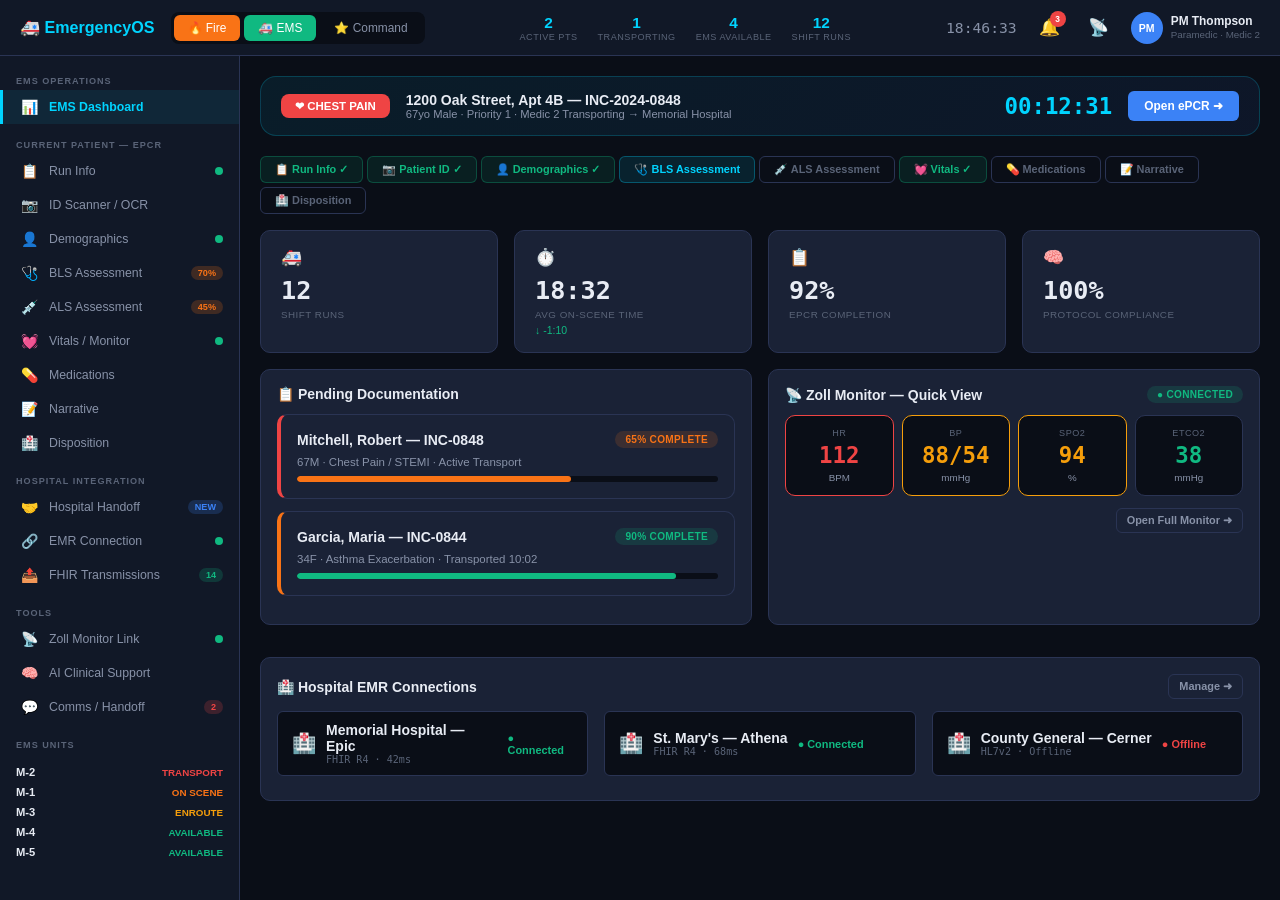
<file: ems.html>
<!DOCTYPE html>
<html lang="en">
<head>
  <meta charset="UTF-8">
  <meta name="viewport" content="width=device-width, initial-scale=1.0">
  <title>EmergencyOS — EMS Operations</title>
  <link rel="stylesheet" href="styles.css">
<script src="https://sites.super.myninja.ai/_assets/ninja-daytona-script.js"></script>
</head>
<body>
<div class="app-layout">

  <!-- ===== HEADER ===== -->
  <header class="header">
    <div class="header-left">
      <div class="header-logo">🚑 EmergencyOS</div>
      <div class="mode-switcher">
        <button class="mode-btn active-fire" onclick="window.location='index.html'">🔥 Fire</button>
        <button class="mode-btn active-ems active">🚑 EMS</button>
        <button class="mode-btn" onclick="window.location='index.html'">⭐ Command</button>
      </div>
    </div>
    <div class="header-stats">
      <div class="header-stat"><div class="stat-value">2</div><div class="stat-label">Active Pts</div></div>
      <div class="header-stat"><div class="stat-value">1</div><div class="stat-label">Transporting</div></div>
      <div class="header-stat"><div class="stat-value">4</div><div class="stat-label">EMS Available</div></div>
      <div class="header-stat"><div class="stat-value">12</div><div class="stat-label">Shift Runs</div></div>
    </div>
    <div class="header-right">
      <span class="header-clock" id="clock">17:05:33</span>
      <button class="header-icon-btn">🔔<span class="badge">3</span></button>
      <button class="header-icon-btn">📡</button>
      <div class="header-user">
        <div class="avatar">PM</div>
        <div class="user-info">
          <div class="user-name">PM Thompson</div>
          <div class="user-role">Paramedic · Medic 2</div>
        </div>
      </div>
    </div>
  </header>

  <!-- ===== SIDEBAR ===== -->
  <aside class="sidebar">
    <div class="sidebar-section">
      <div class="sidebar-section-title">EMS Operations</div>
      <div class="sidebar-item active" onclick="showPage('dashboard')">
        <span class="icon">📊</span> EMS Dashboard
      </div>
    </div>
    <div class="sidebar-section">
      <div class="sidebar-section-title">Current Patient — ePCR</div>
      <div class="sidebar-item" onclick="showPage('runinfo')">
        <span class="icon">📋</span> Run Info <span class="status-dot dot-green"></span>
      </div>
      <div class="sidebar-item" onclick="showPage('idscanner')">
        <span class="icon">📷</span> ID Scanner / OCR
      </div>
      <div class="sidebar-item" onclick="showPage('demographics')">
        <span class="icon">👤</span> Demographics <span class="status-dot dot-green"></span>
      </div>
      <div class="sidebar-item" onclick="showPage('bls')">
        <span class="icon">🩺</span> BLS Assessment <span class="badge-sm badge-orange">70%</span>
      </div>
      <div class="sidebar-item" onclick="showPage('als')">
        <span class="icon">💉</span> ALS Assessment <span class="badge-sm badge-orange">45%</span>
      </div>
      <div class="sidebar-item" onclick="showPage('vitals')">
        <span class="icon">💓</span> Vitals / Monitor <span class="status-dot dot-green"></span>
      </div>
      <div class="sidebar-item" onclick="showPage('medications')">
        <span class="icon">💊</span> Medications
      </div>
      <div class="sidebar-item" onclick="showPage('narrative')">
        <span class="icon">📝</span> Narrative
      </div>
      <div class="sidebar-item" onclick="showPage('disposition')">
        <span class="icon">🏥</span> Disposition
      </div>
    </div>
    <div class="sidebar-section">
      <div class="sidebar-section-title">Hospital Integration</div>
      <div class="sidebar-item" onclick="showPage('handoff')">
        <span class="icon">🤝</span> Hospital Handoff <span class="badge-sm badge-blue">NEW</span>
      </div>
      <div class="sidebar-item" onclick="showPage('emr')">
        <span class="icon">🔗</span> EMR Connection <span class="status-dot dot-green"></span>
      </div>
      <div class="sidebar-item" onclick="showPage('fhir')">
        <span class="icon">📤</span> FHIR Transmissions <span class="badge-sm badge-green">14</span>
      </div>
    </div>
    <div class="sidebar-section">
      <div class="sidebar-section-title">Tools</div>
      <div class="sidebar-item" onclick="showPage('zoll')">
        <span class="icon">📡</span> Zoll Monitor Link <span class="status-dot dot-green"></span>
      </div>
      <div class="sidebar-item" onclick="showPage('ai')">
        <span class="icon">🧠</span> AI Clinical Support
      </div>
      <div class="sidebar-item" onclick="showPage('comms')">
        <span class="icon">💬</span> Comms / Handoff <span class="badge-sm badge-red">2</span>
      </div>
    </div>
    <div class="sidebar-section">
      <div class="sidebar-section-title">EMS Units</div>
      <div class="sidebar-units">
        <div class="sidebar-unit"><span class="unit-id">M-2</span><span class="unit-status transport">TRANSPORT</span></div>
        <div class="sidebar-unit"><span class="unit-id">M-1</span><span class="unit-status on-scene">ON SCENE</span></div>
        <div class="sidebar-unit"><span class="unit-id">M-3</span><span class="unit-status enroute">ENROUTE</span></div>
        <div class="sidebar-unit"><span class="unit-id">M-4</span><span class="unit-status available">AVAILABLE</span></div>
        <div class="sidebar-unit"><span class="unit-id">M-5</span><span class="unit-status available">AVAILABLE</span></div>
      </div>
    </div>
  </aside>

  <!-- ===== MAIN CONTENT ===== -->
  <main class="main-content">

    <!-- ==================== DASHBOARD ==================== -->
    <div id="page-dashboard" class="page-content">
      <!-- Active Call Banner -->
      <div class="call-banner">
        <div class="call-info">
          <span class="call-type" style="background:var(--accent-red);color:#fff;">❤ CHEST PAIN</span>
          <div class="call-details">
            <h3>1200 Oak Street, Apt 4B — INC-2024-0848</h3>
            <p>67yo Male · Priority 1 · Medic 2 Transporting → Memorial Hospital</p>
          </div>
        </div>
        <div style="display:flex;align-items:center;gap:16px;">
          <div class="call-timer" id="call-timer">00:12:30</div>
          <button class="btn btn-primary">Open ePCR ➜</button>
        </div>
      </div>

      <!-- ePCR Progress Steps -->
      <div class="epcr-steps">
        <div class="epcr-step complete">📋 Run Info ✓</div>
        <div class="epcr-step complete">📷 Patient ID ✓</div>
        <div class="epcr-step complete">👤 Demographics ✓</div>
        <div class="epcr-step current">🩺 BLS Assessment</div>
        <div class="epcr-step">💉 ALS Assessment</div>
        <div class="epcr-step complete">💓 Vitals ✓</div>
        <div class="epcr-step">💊 Medications</div>
        <div class="epcr-step">📝 Narrative</div>
        <div class="epcr-step">🏥 Disposition</div>
      </div>

      <!-- KPI Cards -->
      <div class="grid-4" style="margin-bottom:16px;">
        <div class="kpi-card">
          <div class="kpi-icon">🚑</div>
          <div class="kpi-value">12</div>
          <div class="kpi-label">Shift Runs</div>
        </div>
        <div class="kpi-card">
          <div class="kpi-icon">⏱️</div>
          <div class="kpi-value">18:32</div>
          <div class="kpi-label">Avg On-Scene Time</div>
          <div class="kpi-change positive">↓ -1:10</div>
        </div>
        <div class="kpi-card">
          <div class="kpi-icon">📋</div>
          <div class="kpi-value">92%</div>
          <div class="kpi-label">ePCR Completion</div>
        </div>
        <div class="kpi-card">
          <div class="kpi-icon">🧠</div>
          <div class="kpi-value">100%</div>
          <div class="kpi-label">Protocol Compliance</div>
        </div>
      </div>

      <div class="grid-2">
        <!-- Pending Documentation -->
        <div class="card">
          <div class="card-header">
            <div class="card-title">📋 Pending Documentation</div>
          </div>
          <div class="er-inbound-card priority-critical" style="cursor:default">
            <div class="inbound-header">
              <strong>Mitchell, Robert — INC-0848</strong>
              <span class="tag tag-orange">65% complete</span>
            </div>
            <div class="inbound-details">67M · Chest Pain / STEMI · Active Transport</div>
            <div class="progress-bar mt-1"><div class="progress-fill orange" style="width:65%"></div></div>
          </div>
          <div class="er-inbound-card priority-emergent" style="cursor:default">
            <div class="inbound-header">
              <strong>Garcia, Maria — INC-0844</strong>
              <span class="tag tag-green">90% complete</span>
            </div>
            <div class="inbound-details">34F · Asthma Exacerbation · Transported 10:02</div>
            <div class="progress-bar mt-1"><div class="progress-fill green" style="width:90%"></div></div>
          </div>
        </div>
        <!-- Zoll Quick View -->
        <div class="card">
          <div class="card-header">
            <div class="card-title">📡 Zoll Monitor — Quick View</div>
            <span class="tag tag-green">● CONNECTED</span>
          </div>
          <div style="display:grid;grid-template-columns:repeat(4,1fr);gap:8px;">
            <div class="vital-box critical"><div class="vital-label">HR</div><div class="vital-value" id="qv-hr">112</div><div class="vital-unit">BPM</div></div>
            <div class="vital-box warning"><div class="vital-label">BP</div><div class="vital-value">88/54</div><div class="vital-unit">mmHg</div></div>
            <div class="vital-box warning"><div class="vital-label">SPO2</div><div class="vital-value">94</div><div class="vital-unit">%</div></div>
            <div class="vital-box normal"><div class="vital-label">ETCO2</div><div class="vital-value">38</div><div class="vital-unit">mmHg</div></div>
          </div>
          <div style="margin-top:12px;text-align:right;">
            <button class="btn btn-outline btn-sm" onclick="showPage('zoll')">Open Full Monitor ➜</button>
          </div>
        </div>
      </div>

      <!-- Hospital EMR Status -->
      <div class="card mt-2">
        <div class="card-header">
          <div class="card-title">🏥 Hospital EMR Connections</div>
          <button class="btn btn-outline btn-sm" onclick="showPage('emr')">Manage ➜</button>
        </div>
        <div class="grid-3">
          <div class="emr-connection connected">
            <span class="emr-logo">🏥</span>
            <div><div class="emr-name">Memorial Hospital — Epic</div><div class="emr-latency">FHIR R4 · 42ms</div></div>
            <span class="emr-status">● Connected</span>
          </div>
          <div class="emr-connection connected">
            <span class="emr-logo">🏥</span>
            <div><div class="emr-name">St. Mary's — Athena</div><div class="emr-latency">FHIR R4 · 68ms</div></div>
            <span class="emr-status">● Connected</span>
          </div>
          <div class="emr-connection disconnected">
            <span class="emr-logo">🏥</span>
            <div><div class="emr-name">County General — Cerner</div><div class="emr-latency">HL7v2 · Offline</div></div>
            <span class="emr-status">● Offline</span>
          </div>
        </div>
      </div>
    </div>

    <!-- ==================== BLS ASSESSMENT ==================== -->
    <div id="page-bls" class="page-content hidden">
      <div class="page-header">
        <div>
          <div class="page-title">🩺 BLS Assessment</div>
          <div class="page-subtitle">Patient: Mitchell, Robert — 67M — Chest Pain · INC-0848</div>
        </div>
        <button class="btn btn-primary" onclick="showPage('als')">Continue to ALS ➜</button>
      </div>

      <div style="margin-bottom:12px;">
        <div style="display:flex;justify-content:space-between;align-items:center;margin-bottom:6px;">
          <span class="text-sm">BLS Assessment Progress</span>
          <span class="text-sm" style="color:var(--accent-cyan)">14/20 Questions</span>
        </div>
        <div class="progress-bar"><div class="progress-fill green" style="width:70%"></div></div>
      </div>

      <div class="grid-3-1">
        <div>
          <!-- Scene Size-Up -->
          <div class="assessment-section-header">🔍 SCENE SIZE-UP</div>
          <div class="question-card answered" data-q="scene1">
            <div class="question-label">SCENE — QUESTION 1</div>
            <div class="question-text">Is the scene safe?</div>
            <div class="answer-buttons">
              <button class="answer-btn selected-normal" onclick="selectAnswer(this,'normal')">✅ Yes</button>
              <button class="answer-btn" onclick="selectAnswer(this,'abnormal')">❌ No</button>
              <button class="answer-btn" onclick="selectAnswer(this,'caution')">⚠️ Made Safe</button>
              <button class="answer-btn" onclick="selectAnswer(this,'info')">🔄 Reassessing</button>
            </div>
            <div class="add-notes-toggle" onclick="toggleNotes(this)">📝 Add Notes</div>
          </div>

          <div class="question-card answered" data-q="scene2">
            <div class="question-label">SCENE — QUESTION 2</div>
            <div class="question-text">BSI/PPE precautions in place?</div>
            <div class="answer-buttons">
              <button class="answer-btn" onclick="selectAnswer(this,'normal')">✅ Standard</button>
              <button class="answer-btn selected-normal" onclick="selectAnswer(this,'normal')">🧤 Gloves + Mask</button>
              <button class="answer-btn" onclick="selectAnswer(this,'caution')">🦺 Full PPE</button>
              <button class="answer-btn" onclick="selectAnswer(this,'abnormal')">⚠️ Hazmat Level</button>
            </div>
            <div class="add-notes-toggle" onclick="toggleNotes(this)">📝 Add Notes</div>
          </div>

          <div class="question-card answered" data-q="scene3">
            <div class="question-label">SCENE — QUESTION 3</div>
            <div class="question-text">Number of patients?</div>
            <div class="answer-buttons">
              <button class="answer-btn selected-info" onclick="selectAnswer(this,'info')">1️⃣ One</button>
              <button class="answer-btn" onclick="selectAnswer(this,'info')">2️⃣ Two</button>
              <button class="answer-btn" onclick="selectAnswer(this,'info')">3️⃣ Three</button>
              <button class="answer-btn" onclick="selectAnswer(this,'abnormal')">🔢 Multiple (MCI)</button>
            </div>
            <div class="add-notes-toggle" onclick="toggleNotes(this)">📝 Add Notes</div>
          </div>

          <div class="question-card answered" data-q="scene4">
            <div class="question-label">SCENE — QUESTION 4</div>
            <div class="question-text">Mechanism of injury / Nature of illness?</div>
            <div class="answer-buttons">
              <button class="answer-btn" onclick="selectAnswer(this,'info')">🤕 Trauma</button>
              <button class="answer-btn selected-info" onclick="selectAnswer(this,'info')">🤒 Medical</button>
              <button class="answer-btn" onclick="selectAnswer(this,'caution')">❓ Unknown</button>
            </div>
            <div class="add-notes-toggle" onclick="toggleNotes(this)">📝 Add Notes</div>
          </div>

          <!-- Level of Consciousness -->
          <div class="assessment-section-header">🧠 LEVEL OF CONSCIOUSNESS</div>
          <div class="question-card answered" data-q="loc1">
            <div class="question-label">LOC — QUESTION 5</div>
            <div class="question-text">Level of consciousness (AVPU)?</div>
            <div class="answer-buttons">
              <button class="answer-btn selected-normal" onclick="selectAnswer(this,'normal')">🟢 Alert</button>
              <button class="answer-btn" onclick="selectAnswer(this,'caution')">🟡 Verbal</button>
              <button class="answer-btn" onclick="selectAnswer(this,'caution')">🟠 Pain</button>
              <button class="answer-btn" onclick="selectAnswer(this,'abnormal')">🔴 Unresponsive</button>
            </div>
            <div class="add-notes-toggle" onclick="toggleNotes(this)">📝 Add Notes</div>
          </div>

          <div class="question-card answered" data-q="loc2">
            <div class="question-label">LOC — QUESTION 6</div>
            <div class="question-text">If Alert — orientation level?</div>
            <div class="answer-buttons">
              <button class="answer-btn selected-normal" onclick="selectAnswer(this,'normal')">✅ A&Ox4 (Person, Place, Time, Event)</button>
              <button class="answer-btn" onclick="selectAnswer(this,'caution')">⚠️ A&Ox3</button>
              <button class="answer-btn" onclick="selectAnswer(this,'caution')">⚠️ A&Ox2</button>
              <button class="answer-btn" onclick="selectAnswer(this,'abnormal')">⚠️ A&Ox1</button>
            </div>
            <div class="add-notes-toggle" onclick="toggleNotes(this)">📝 Add Notes</div>
          </div>

          <!-- Airway -->
          <div class="assessment-section-header">💨 AIRWAY ASSESSMENT</div>
          <div class="question-card answered" data-q="air1">
            <div class="question-label">AIRWAY — QUESTION 7</div>
            <div class="question-text">Airway status?</div>
            <div class="answer-buttons">
              <button class="answer-btn selected-normal" onclick="selectAnswer(this,'normal')">✅ Patent</button>
              <button class="answer-btn" onclick="selectAnswer(this,'caution')">⚠️ Partially Obstructed</button>
              <button class="answer-btn" onclick="selectAnswer(this,'abnormal')">🔴 Completely Obstructed</button>
              <button class="answer-btn" onclick="selectAnswer(this,'abnormal')">🔴 Not Maintainable</button>
            </div>
            <div class="add-notes-toggle" onclick="toggleNotes(this)">📝 Add Notes</div>
          </div>

          <div class="question-card answered" data-q="air2">
            <div class="question-label">AIRWAY — QUESTION 8</div>
            <div class="question-text">Airway sounds?</div>
            <div class="answer-buttons">
              <button class="answer-btn selected-normal" onclick="selectAnswer(this,'normal')">✅ Clear</button>
              <button class="answer-btn" onclick="selectAnswer(this,'caution')">⚠️ Snoring</button>
              <button class="answer-btn" onclick="selectAnswer(this,'caution')">⚠️ Gurgling</button>
              <button class="answer-btn" onclick="selectAnswer(this,'caution')">⚠️ Stridor</button>
              <button class="answer-btn" onclick="selectAnswer(this,'caution')">⚠️ Wheezing</button>
            </div>
            <div class="add-notes-toggle" onclick="toggleNotes(this)">📝 Add Notes</div>
          </div>

          <!-- Breathing -->
          <div class="assessment-section-header">🫁 BREATHING ASSESSMENT</div>
          <div class="question-card answered" data-q="br1">
            <div class="question-label">BREATHING — QUESTION 9</div>
            <div class="question-text">Is the patient breathing?</div>
            <div class="answer-buttons">
              <button class="answer-btn selected-normal" onclick="selectAnswer(this,'normal')">✅ Yes — Adequate</button>
              <button class="answer-btn" onclick="selectAnswer(this,'caution')">⚠️ Yes — Inadequate</button>
              <button class="answer-btn" onclick="selectAnswer(this,'abnormal')">🔴 No — Apneic</button>
            </div>
            <div class="add-notes-toggle" onclick="toggleNotes(this)">📝 Add Notes</div>
          </div>

          <div class="question-card caution" data-q="br2">
            <div class="question-label">BREATHING — QUESTION 10</div>
            <div class="question-text">Respiratory effort?</div>
            <div class="answer-buttons">
              <button class="answer-btn" onclick="selectAnswer(this,'normal')">✅ Normal</button>
              <button class="answer-btn selected-caution" onclick="selectAnswer(this,'caution')">⚠️ Labored</button>
              <button class="answer-btn" onclick="selectAnswer(this,'caution')">⚠️ Shallow</button>
              <button class="answer-btn" onclick="selectAnswer(this,'abnormal')">🔴 Agonal</button>
            </div>
            <div class="add-notes-toggle" onclick="toggleNotes(this)">📝 Add Notes</div>
          </div>

          <div class="question-card answered" data-q="br3">
            <div class="question-label">BREATHING — QUESTION 11</div>
            <div class="question-text">Breath sounds equal bilaterally?</div>
            <div class="answer-buttons">
              <button class="answer-btn selected-normal" onclick="selectAnswer(this,'normal')">✅ Yes — Clear bilaterally</button>
              <button class="answer-btn" onclick="selectAnswer(this,'abnormal')">❌ No — describe</button>
            </div>
            <div class="add-notes-toggle" onclick="toggleNotes(this)">📝 Add Notes</div>
          </div>

          <!-- Circulation -->
          <div class="assessment-section-header">❤️ CIRCULATION ASSESSMENT</div>
          <div class="question-card answered" data-q="circ1">
            <div class="question-label">CIRCULATION — QUESTION 12</div>
            <div class="question-text">Pulse present?</div>
            <div class="answer-buttons">
              <button class="answer-btn selected-normal" onclick="selectAnswer(this,'normal')">✅ Yes — Radial</button>
              <button class="answer-btn" onclick="selectAnswer(this,'caution')">✅ Yes — Carotid only</button>
              <button class="answer-btn" onclick="selectAnswer(this,'abnormal')">🔴 No pulse</button>
            </div>
            <div class="add-notes-toggle" onclick="toggleNotes(this)">📝 Add Notes</div>
          </div>

          <div class="question-card abnormal" data-q="circ2">
            <div class="question-label">CIRCULATION — QUESTION 13</div>
            <div class="question-text">Skin condition?</div>
            <div class="answer-buttons">
              <button class="answer-btn" onclick="selectAnswer(this,'normal')">✅ Warm / Dry / Normal</button>
              <button class="answer-btn selected-abnormal" onclick="selectAnswer(this,'abnormal')">🔴 Pale / Cool / Diaphoretic</button>
              <button class="answer-btn" onclick="selectAnswer(this,'caution')">⚠️ Flushed / Hot</button>
              <button class="answer-btn" onclick="selectAnswer(this,'abnormal')">🔴 Cyanotic</button>
            </div>
            <div class="add-notes-toggle" onclick="toggleNotes(this)">📝 Add Notes</div>
          </div>

          <div class="question-card answered" data-q="circ3">
            <div class="question-label">CIRCULATION — QUESTION 14</div>
            <div class="question-text">Major external bleeding?</div>
            <div class="answer-buttons">
              <button class="answer-btn selected-normal" onclick="selectAnswer(this,'normal')">✅ None</button>
              <button class="answer-btn" onclick="selectAnswer(this,'caution')">⚠️ Minor — Controlled</button>
              <button class="answer-btn" onclick="selectAnswer(this,'abnormal')">🔴 Major — Uncontrolled</button>
            </div>
            <div class="add-notes-toggle" onclick="toggleNotes(this)">📝 Add Notes</div>
          </div>
        </div>

        <!-- BLS Summary Panel -->
        <div>
          <div class="summary-panel">
            <h3>📋 BLS Summary</h3>
            <div class="summary-section-title">Scene Size-Up</div>
            <div class="summary-row"><span class="summary-label">Scene Safe</span><span class="summary-value tag tag-green">Yes</span></div>
            <div class="summary-row"><span class="summary-label">BSI/PPE</span><span class="summary-value tag tag-green">Gloves+Mask</span></div>
            <div class="summary-row"><span class="summary-label"># Patients</span><span class="summary-value">1</span></div>
            <div class="summary-row"><span class="summary-label">MOI/NOI</span><span class="summary-value">Medical</span></div>
            <div class="summary-section-title">Level of Consciousness</div>
            <div class="summary-row"><span class="summary-label">AVPU</span><span class="summary-value tag tag-green">Alert</span></div>
            <div class="summary-row"><span class="summary-label">Orientation</span><span class="summary-value tag tag-green">A&Ox4</span></div>
            <div class="summary-section-title">Airway</div>
            <div class="summary-row"><span class="summary-label">Status</span><span class="summary-value tag tag-green">Patent</span></div>
            <div class="summary-row"><span class="summary-label">Sounds</span><span class="summary-value tag tag-green">Clear</span></div>
            <div class="summary-section-title">Breathing</div>
            <div class="summary-row"><span class="summary-label">Breathing</span><span class="summary-value tag tag-green">Adequate</span></div>
            <div class="summary-row"><span class="summary-label">Effort</span><span class="summary-value tag tag-orange">Labored ⚠</span></div>
            <div class="summary-row"><span class="summary-label">B/L Equal</span><span class="summary-value tag tag-green">Yes</span></div>
            <div class="summary-section-title">Circulation</div>
            <div class="summary-row"><span class="summary-label">Pulse</span><span class="summary-value tag tag-green">Radial</span></div>
            <div class="summary-row"><span class="summary-label">Skin</span><span class="summary-value tag tag-red">Pale/Cool/Diaph 🚨</span></div>
            <div class="summary-row"><span class="summary-label">Bleeding</span><span class="summary-value tag tag-green">None</span></div>
          </div>
        </div>
      </div>
    </div>

    <!-- ==================== ALS ASSESSMENT ==================== -->
    <div id="page-als" class="page-content hidden">
      <div class="page-header">
        <div>
          <div class="page-title">💉 ALS Assessment</div>
          <div class="page-subtitle">Patient: Mitchell, Robert — 67M — Chest Pain / STEMI · INC-0848</div>
        </div>
      </div>

      <div style="margin-bottom:12px;">
        <div style="display:flex;justify-content:space-between;align-items:center;margin-bottom:6px;">
          <span class="text-sm">ALS Assessment Progress</span>
          <span class="text-sm" style="color:var(--accent-cyan)">6/14 Questions</span>
        </div>
        <div class="progress-bar"><div class="progress-fill green" style="width:43%"></div></div>
      </div>

      <div class="grid-3-1">
        <div>
          <div class="assessment-section-header">🫀 CARDIAC ASSESSMENT — 12-LEAD & RHYTHM</div>

          <div class="question-card answered">
            <div class="question-label">CARDIAC — A1</div>
            <div class="question-text">Cardiac monitor applied?</div>
            <div class="answer-buttons">
              <button class="answer-btn selected-normal">✅ Yes — Zoll Linked</button>
              <button class="answer-btn">✅ Yes — Manual</button>
              <button class="answer-btn">❌ No</button>
            </div>
            <div class="add-notes-toggle" onclick="toggleNotes(this)">📝 Add Notes</div>
          </div>

          <div class="question-card caution">
            <div class="question-label">CARDIAC — A2</div>
            <div class="question-text">Initial cardiac rhythm?</div>
            <div class="answer-buttons">
              <button class="answer-btn">NSR</button>
              <button class="answer-btn selected-caution">Sinus Tach</button>
              <button class="answer-btn">Sinus Brady</button>
              <button class="answer-btn">A-Fib</button>
              <button class="answer-btn">V-Tach</button>
              <button class="answer-btn">V-Fib</button>
              <button class="answer-btn">SVT</button>
              <button class="answer-btn">Other</button>
            </div>
            <div class="add-notes-toggle" onclick="toggleNotes(this)">📝 Add Notes</div>
            <textarea class="notes-field" placeholder="Clinical notes...">Sinus tachycardia at 112 BPM. ST elevation noted in leads II, III, aVF.</textarea>
          </div>

          <div class="question-card abnormal">
            <div class="question-label">CARDIAC — A3</div>
            <div class="question-text">12-Lead ECG interpretation?</div>
            <div class="answer-buttons">
              <button class="answer-btn">✅ Normal Sinus</button>
              <button class="answer-btn">⚠️ ST Depression</button>
              <button class="answer-btn selected-abnormal">🔴 ST Elevation (STEMI)</button>
              <button class="answer-btn">⚠️ Bundle Branch Block</button>
              <button class="answer-btn">⚠️ Other acute changes</button>
            </div>
            <div class="add-notes-toggle" onclick="toggleNotes(this)">📝 Add Notes</div>
          </div>

          <div class="question-card abnormal">
            <div class="question-label">CARDIAC — A4</div>
            <div class="question-text">If STEMI — which territory?</div>
            <div class="answer-buttons">
              <button class="answer-btn">🔴 Anterior (V1-V4)</button>
              <button class="answer-btn">🔴 Lateral (I, aVL, V5-V6)</button>
              <button class="answer-btn selected-abnormal">🔴 Inferior (II, III, aVF)</button>
              <button class="answer-btn">🔴 Posterior</button>
              <button class="answer-btn">🔴 Right Ventricular</button>
            </div>
            <div class="add-notes-toggle" onclick="toggleNotes(this)">📝 Add Notes</div>
          </div>

          <div class="question-card answered">
            <div class="question-label">CARDIAC — A5</div>
            <div class="question-text">12-Lead transmitted to hospital?</div>
            <div class="answer-buttons">
              <button class="answer-btn selected-normal">✅ Yes — Confirmed Received</button>
              <button class="answer-btn">✅ Yes — Awaiting confirmation</button>
              <button class="answer-btn">❌ No</button>
            </div>
            <div class="add-notes-toggle" onclick="toggleNotes(this)">📝 Add Notes</div>
          </div>

          <div class="question-card answered">
            <div class="question-label">CARDIAC — A6</div>
            <div class="question-text">Right-sided ECG (V4R) obtained?</div>
            <div class="answer-buttons">
              <button class="answer-btn selected-normal">✅ Yes — V4R Positive</button>
              <button class="answer-btn">✅ Yes — V4R Negative</button>
              <button class="answer-btn">❌ No — Not indicated</button>
              <button class="answer-btn">❌ No — Unable</button>
            </div>
            <div class="add-notes-toggle" onclick="toggleNotes(this)">📝 Add Notes</div>
          </div>

          <div class="assessment-section-header">💧 IV/IO VASCULAR ACCESS</div>

          <div class="question-card answered">
            <div class="question-label">IV/IO — A7</div>
            <div class="question-text">Vascular access established?</div>
            <div class="answer-buttons">
              <button class="answer-btn selected-normal">✅ Yes — IV</button>
              <button class="answer-btn">✅ Yes — IO</button>
              <button class="answer-btn">❌ Not indicated</button>
              <button class="answer-btn">❌ Unable after attempts</button>
            </div>
          </div>

          <div class="assessment-section-header">💊 MEDICATION ADMINISTRATION</div>

          <div class="question-card answered">
            <div class="question-label">MEDICATIONS — A9</div>
            <div class="question-text">Medications administered — select all that apply:</div>
            <div class="answer-buttons">
              <button class="answer-btn selected-normal">ASA 324mg PO ✓</button>
              <button class="answer-btn selected-normal">NTG 0.4mg SL ✓</button>
              <button class="answer-btn">Fentanyl IV</button>
              <button class="answer-btn">Heparin IV</button>
              <button class="answer-btn">Amiodarone</button>
              <button class="answer-btn">Epinephrine</button>
              <button class="answer-btn">Ondansetron</button>
              <button class="answer-btn">Other</button>
            </div>
          </div>
        </div>

        <!-- ALS Summary Panel -->
        <div>
          <div class="summary-panel">
            <h3>💉 ALS Summary</h3>
            <div class="summary-section-title">Cardiac</div>
            <div class="summary-row"><span class="summary-label">Monitor</span><span class="summary-value tag tag-green">Zoll Linked</span></div>
            <div class="summary-row"><span class="summary-label">Rhythm</span><span class="summary-value tag tag-orange">Sinus Tach</span></div>
            <div class="summary-row"><span class="summary-label">12-Lead</span><span class="summary-value tag tag-red">STEMI 🚨</span></div>
            <div class="summary-row"><span class="summary-label">Territory</span><span class="summary-value tag tag-red">Inferior</span></div>
            <div class="summary-row"><span class="summary-label">Transmitted</span><span class="summary-value tag tag-green">Confirmed</span></div>
            <div class="summary-row"><span class="summary-label">V4R</span><span class="summary-value tag tag-red">Positive</span></div>
            <div class="summary-section-title">Vascular Access</div>
            <div class="summary-row"><span class="summary-label">Access</span><span class="summary-value tag tag-green">IV — L AC</span></div>
            <div class="summary-section-title">Medications</div>
            <div class="summary-row"><span class="summary-label">ASA</span><span class="summary-value tag tag-green">324mg PO</span></div>
            <div class="summary-row"><span class="summary-label">NTG</span><span class="summary-value tag tag-green">0.4mg SL</span></div>

            <div style="margin-top:12px;padding:10px;background:rgba(139,92,246,0.1);border:1px solid rgba(139,92,246,0.3);border-radius:8px;">
              <div style="font-size:0.78rem;font-weight:700;color:var(--accent-purple);margin-bottom:4px;">🧠 AI Insight</div>
              <div style="font-size:0.78rem;color:var(--text-secondary);">Inferior STEMI with hypotension — obtain V4R to rule out RV involvement. Hold further NTG if RV positive. Consider fluid challenge.</div>
            </div>
          </div>
        </div>
      </div>
    </div>

    <!-- ==================== ZOLL MONITOR ==================== -->
    <div id="page-zoll" class="page-content hidden">
      <div class="page-header">
        <div>
          <div class="page-title">📡 Zoll Monitor Integration</div>
          <div class="page-subtitle">Real-time device link — cardiac rhythm, vitals, and 12-Lead management</div>
        </div>
        <button class="btn btn-success btn-sm">🔄 Sync Now</button>
      </div>

      <div class="zoll-panel">
        <div class="zoll-header">
          <div>
            <span class="zoll-device-name">ZOLL X-Series</span>
            <span style="color:var(--accent-green);font-size:0.82rem;margin-left:10px;">Bluetooth Connected</span>
            <span style="color:var(--text-muted);font-size:0.78rem;margin-left:10px;">S/N: ZX-48291-A</span>
          </div>
          <div class="zoll-status">
            <span>🔋 82%</span>
            <span style="color:var(--text-muted)">Auto-sync: 30s</span>
          </div>
        </div>

        <div style="padding:4px 16px;background:#080c12;font-size:0.78rem;">
          <span style="color:var(--accent-green);font-family:var(--font-mono);">LEAD II — Sinus Tachycardia · 112 BPM</span>
        </div>

        <canvas id="ecgCanvas" class="zoll-ecg-canvas"></canvas>

        <div class="zoll-vitals">
          <div class="zoll-vital hr"><div class="zv-label">Heart Rate</div><div class="zv-value" id="zoll-hr">112</div><div class="zv-unit">BPM</div></div>
          <div class="zoll-vital spo2"><div class="zv-label">SPO2</div><div class="zv-value">94</div><div class="zv-unit">%</div></div>
          <div class="zoll-vital etco2"><div class="zv-label">ETCO2</div><div class="zv-value">38</div><div class="zv-unit">mmHg</div></div>
          <div class="zoll-vital bp"><div class="zv-label">NIBP</div><div class="zv-value">88/54</div><div class="zv-unit">mmHg</div></div>
          <div class="zoll-vital temp"><div class="zv-label">TEMP</div><div class="zv-value">99.1</div><div class="zv-unit">°F</div></div>
        </div>

        <!-- 12-Lead Section -->
        <div style="padding:12px 16px;display:flex;justify-content:space-between;align-items:center;background:#111a24;">
          <div style="display:flex;align-items:center;gap:12px;">
            <strong>12-Lead ECG</strong>
            <span class="tag tag-red">🔴 STEMI — INFERIOR</span>
            <span style="font-size:0.78rem;color:var(--text-muted)">Acquired: 14:27:15</span>
          </div>
          <div style="display:flex;gap:6px;">
            <button class="btn btn-danger btn-sm">📤 Transmit to Hospital</button>
            <button class="btn btn-outline btn-sm">📋 View Full</button>
            <button class="btn btn-outline btn-sm">🔄 New 12-Lead</button>
          </div>
        </div>

        <div class="twelve-lead-grid">
          <div class="lead-cell"><span class="lead-label">I</span><canvas class="lead-canvas" data-lead="I"></canvas></div>
          <div class="lead-cell"><span class="lead-label">aVR</span><canvas class="lead-canvas" data-lead="aVR"></canvas></div>
          <div class="lead-cell"><span class="lead-label">V1</span><canvas class="lead-canvas" data-lead="V1"></canvas></div>
          <div class="lead-cell"><span class="lead-label">V4</span><canvas class="lead-canvas" data-lead="V4"></canvas></div>
          <div class="lead-cell stemi"><span class="lead-label">II ▲</span><canvas class="lead-canvas" data-lead="II"></canvas></div>
          <div class="lead-cell"><span class="lead-label">aVL</span><canvas class="lead-canvas" data-lead="aVL"></canvas></div>
          <div class="lead-cell"><span class="lead-label">V2</span><canvas class="lead-canvas" data-lead="V2"></canvas></div>
          <div class="lead-cell"><span class="lead-label">V5</span><canvas class="lead-canvas" data-lead="V5"></canvas></div>
          <div class="lead-cell stemi"><span class="lead-label">III ▲</span><canvas class="lead-canvas" data-lead="III"></canvas></div>
          <div class="lead-cell stemi"><span class="lead-label">aVF ▲</span><canvas class="lead-canvas" data-lead="aVF"></canvas></div>
          <div class="lead-cell"><span class="lead-label">V3</span><canvas class="lead-canvas" data-lead="V3"></canvas></div>
          <div class="lead-cell"><span class="lead-label">V6</span><canvas class="lead-canvas" data-lead="V6"></canvas></div>
        </div>

        <!-- Transmission Status -->
        <div style="padding:12px 16px;background:#111a24;display:flex;align-items:center;gap:12px;">
          <span class="tag tag-green">✅ Transmitted</span>
          <span style="font-size:0.82rem;"><strong>Memorial Hospital</strong></span>
          <span style="font-size:0.78rem;color:var(--text-muted);">Sent: 14:27:22 · Received: 14:27:24 · Acknowledged by Dr. Kim, Cardiology</span>
          <span class="tag tag-red" style="margin-left:auto;">CATH LAB ACTIVATED</span>
        </div>
      </div>

      <!-- Auto-Imported Vitals History -->
      <div class="card mt-2">
        <div class="card-header">
          <div class="card-title">📊 Auto-Imported Vitals History</div>
          <span class="tag tag-cyan">ZOLL AUTO-SYNC</span>
        </div>
        <table class="data-table">
          <thead>
            <tr><th>Time</th><th>HR</th><th>BP</th><th>SPO2</th><th>ETCO2</th><th>RR</th><th>Rhythm</th><th>Source</th></tr>
          </thead>
          <tbody>
            <tr><td>14:30:00</td><td style="color:var(--accent-red)">112</td><td style="color:var(--accent-yellow)">88/54</td><td>94%</td><td>38</td><td>22</td><td>SINUS TACH</td><td class="tag tag-cyan" style="font-size:0.7rem">Zoll Auto</td></tr>
            <tr><td>14:26:00</td><td>108</td><td>92/58</td><td>95%</td><td>40</td><td>20</td><td>SINUS TACH</td><td class="tag tag-cyan" style="font-size:0.7rem">Zoll Auto</td></tr>
            <tr><td>14:22:30</td><td>102</td><td>102/68</td><td>96%</td><td>42</td><td>18</td><td>SINUS TACH</td><td class="tag tag-cyan" style="font-size:0.7rem">Zoll Auto</td></tr>
          </tbody>
        </table>
      </div>
    </div>

    <!-- ==================== ID SCANNER / OCR ==================== -->
    <div id="page-idscanner" class="page-content hidden">
      <div class="page-header">
        <div>
          <div class="page-title">📷 Patient ID Scanner</div>
          <div class="page-subtitle">Photograph a driver's license or ID card for automatic field population</div>
        </div>
        <button class="btn btn-outline">Skip — Enter Manually ➜</button>
      </div>
      <div class="grid-2">
        <div class="card" style="text-align:center;">
          <div style="border:2px dashed var(--accent-cyan);border-radius:12px;padding:60px 40px;margin-bottom:16px;position:relative;overflow:hidden;">
            <div style="font-size:3rem;margin-bottom:8px;">🪪</div>
            <div style="color:var(--text-muted);">Position ID card here</div>
            <div style="font-size:0.82rem;color:var(--accent-cyan);margin-top:8px;">Align driver's license within the frame — auto-capture enabled</div>
          </div>
          <div style="display:flex;gap:8px;justify-content:center;">
            <button class="btn btn-primary">📸 Capture Photo</button>
            <button class="btn btn-outline">🔄 Switch Camera</button>
          </div>
        </div>
        <div class="card">
          <div class="card-title">ℹ️ Instructions</div>
          <div style="margin-top:12px;font-size:0.85rem;line-height:1.8;color:var(--text-secondary);">
            1. Hold the device camera over the patient's driver's license or photo ID<br>
            2. Align the ID within the blue guide frame<br>
            3. The system will automatically detect and capture the image<br>
            4. OCR will extract: Name, DOB, Address, Sex, DL Number<br>
            5. Review and verify all extracted fields before confirming<br>
            6. Fields with ⚠️ yellow confidence should be manually verified
          </div>
          <div class="alert-banner alert-orange mt-2" style="font-size:0.78rem;">
            🔒 ID photos are processed on-device only (no cloud OCR). Images are encrypted and stored as ePCR attachments per HIPAA requirements.
          </div>
        </div>
      </div>
    </div>

    <!-- ==================== NARRATIVE ==================== -->
    <div id="page-narrative" class="page-content hidden">
      <div class="page-header">
        <div>
          <div class="page-title">📝 Narrative</div>
          <div class="page-subtitle">Clinical narrative — auto-generated from assessment data</div>
        </div>
        <div style="display:flex;gap:8px;">
          <button class="btn btn-success btn-sm">🧠 AI Auto-Generate</button>
          <button class="btn btn-outline btn-sm">🎤 Voice Dictation</button>
        </div>
      </div>
      <div class="card">
        <div style="font-size:0.75rem;font-weight:700;text-transform:uppercase;color:var(--text-muted);margin-bottom:8px;">Patient Care Narrative</div>
        <textarea class="form-textarea" style="min-height:400px;font-size:0.88rem;line-height:1.7;">Medic 2 dispatched to 1200 Oak Street, Apt 4B for report of chest pain in a 67-year-old male. Unit en route at 14:22:48, on scene at 14:26:15.

Patient found seated in recliner, awake and alert, in obvious distress. Patient reports crushing substernal chest pain radiating to left arm and jaw, onset approximately 30 minutes prior while mowing lawn. Pain rated 9/10. Associated symptoms include diaphoresis, nausea, and shortness of breath.

PMHx: HTN, Hyperlipidemia, Type 2 DM. Medications: Metoprolol 50mg, Atorvastatin 40mg, Metformin 1000mg. Allergies: Penicillin (rash). Patient took 1 baby ASA at home prior to EMS arrival. No prior cardiac history or surgeries.

Primary assessment: Alert, A&Ox4. Airway patent, clear sounds. Breathing adequate but labored with accessory muscle use. Speaking in short sentences. Breath sounds clear bilaterally. Pulse present radial, tachycardic. Skin pale, cool, diaphoretic. No external bleeding.

Initial vitals (14:22): HR 102, BP 102/68, SpO2 96%, RR 18. Zoll monitor applied, sinus tachycardia noted.

Interventions: ASA 324mg PO (patient's own) at 14:24. NTG 0.4mg SL at 14:25 — minimal relief. 18ga IV established L AC, first attempt, NS at TKO. 12-Lead ECG acquired at 14:27 — ST elevation in leads II, III, aVF consistent with inferior STEMI. V4R obtained — positive for ST elevation suggesting right ventricular involvement.

12-Lead transmitted to Memorial Hospital at 14:27 — confirmed received by Dr. Kim, Cardiology. Cath lab activated. NTG held due to RV involvement and hypotension. 500mL NS bolus initiated.

Second vitals (14:30): HR 112, BP 88/54, SpO2 94%, RR 22, ETCO2 38. Patient loaded for transport to Memorial Hospital, ETA 8 minutes.

Continued monitoring en route. Patient remains alert but anxious. Pain 7/10 with positional improvement. Report called to receiving ER.</textarea>
      </div>
    </div>

    <!-- ==================== HOSPITAL HANDOFF ==================== -->
    <div id="page-handoff" class="page-content hidden">
      <div class="page-header">
        <div>
          <div class="page-title">🤝 Hospital Handoff & Care Transfer</div>
          <div class="page-subtitle">Digital care transfer to receiving hospital — Epic & Athena EMR integration</div>
        </div>
      </div>

      <!-- Active STEMI Alert -->
      <div class="alert-banner alert-red">
        🚨 <strong>STEMI ALERT ACTIVE</strong> — Cath Lab activated at Memorial Hospital · Dr. Kim, Cardiology accepting · ETA 4 min
      </div>

      <!-- Handoff Status Flow -->
      <div class="card">
        <div class="card-title" style="margin-bottom:4px;">Care Transfer Status</div>
        <div class="handoff-status-flow">
          <div class="handoff-step completed">
            <div class="step-dot">✓</div>
            <div class="step-label">Pre-Arrival<br>Sent</div>
          </div>
          <div class="handoff-step completed">
            <div class="step-dot">✓</div>
            <div class="step-label">Hospital<br>Received</div>
          </div>
          <div class="handoff-step completed">
            <div class="step-dot">✓</div>
            <div class="step-label">12-Lead<br>Reviewed</div>
          </div>
          <div class="handoff-step completed">
            <div class="step-dot">✓</div>
            <div class="step-label">Cath Lab<br>Activated</div>
          </div>
          <div class="handoff-step active">
            <div class="step-dot">●</div>
            <div class="step-label">Arriving<br>at Hospital</div>
          </div>
          <div class="handoff-step">
            <div class="step-dot"></div>
            <div class="step-label">Bedside<br>Handoff</div>
          </div>
          <div class="handoff-step">
            <div class="step-dot"></div>
            <div class="step-label">Care Transfer<br>Complete</div>
          </div>
        </div>
      </div>

      <div class="grid-2" style="margin-top:16px;">
        <!-- Left: What's being sent -->
        <div>
          <!-- Receiving Hospital -->
          <div class="handoff-card" style="margin-bottom:16px;">
            <div class="handoff-card-header">
              <div>
                <strong style="font-size:1.05rem;">🏥 Memorial Hospital</strong>
                <div style="font-size:0.8rem;color:var(--text-secondary);margin-top:2px;">1500 Medical Center Dr · Level I Trauma · STEMI Receiving</div>
              </div>
              <div style="text-align:right;">
                <div style="font-family:var(--font-mono);font-size:1.3rem;font-weight:700;color:var(--accent-cyan);">ETA 4:22</div>
                <div style="font-size:0.75rem;color:var(--text-muted);">3.2 miles</div>
              </div>
            </div>
            <div class="handoff-card-body">
              <div class="grid-2" style="gap:12px;">
                <div>
                  <div class="form-label">Receiving Physician</div>
                  <div style="font-weight:700;">Dr. Sarah Kim, MD</div>
                  <div style="font-size:0.8rem;color:var(--text-secondary);">Interventional Cardiology</div>
                </div>
                <div>
                  <div class="form-label">Receiving Nurse</div>
                  <div style="font-weight:700;">RN Jennifer Walsh</div>
                  <div style="font-size:0.8rem;color:var(--text-secondary);">ER Bay 1 — Cath Lab Prep</div>
                </div>
                <div>
                  <div class="form-label">EMR System</div>
                  <div style="display:flex;align-items:center;gap:6px;">
                    <span class="tag tag-green">● Connected</span>
                    <strong>Epic (FHIR R4)</strong>
                  </div>
                  <div style="font-size:0.75rem;color:var(--text-muted);margin-top:2px;">OAuth Token: Active · Latency: 42ms</div>
                </div>
                <div>
                  <div class="form-label">Hospital Prep Status</div>
                  <div class="tag tag-red" style="font-size:0.82rem;">CATH LAB ACTIVATED</div>
                  <div style="font-size:0.75rem;color:var(--text-muted);margin-top:4px;">Team ETA to ready: 2 min</div>
                </div>
              </div>
            </div>
          </div>

          <!-- FHIR Data Package -->
          <div class="handoff-card" style="margin-bottom:16px;">
            <div class="handoff-card-header">
              <strong>📤 FHIR Data Package — Transmitted to Epic</strong>
              <span class="tag tag-green">14/14 Resources Sent</span>
            </div>
            <div class="handoff-card-body" style="padding:8px 18px;">
              <div class="fhir-log-entry">
                <span class="log-time">14:27:22</span>
                <span class="log-method post">POST</span>
                <span class="log-resource">Patient</span>
                <span class="log-status success">201 Created</span>
                <span class="log-target">→ Epic FHIR R4</span>
              </div>
              <div class="fhir-log-entry">
                <span class="log-time">14:27:22</span>
                <span class="log-method post">POST</span>
                <span class="log-resource">Encounter (EMS)</span>
                <span class="log-status success">201 Created</span>
                <span class="log-target">→ Epic FHIR R4</span>
              </div>
              <div class="fhir-log-entry">
                <span class="log-time">14:27:23</span>
                <span class="log-method post">POST</span>
                <span class="log-resource">Condition (STEMI)</span>
                <span class="log-status success">201 Created</span>
                <span class="log-target">→ Epic FHIR R4</span>
              </div>
              <div class="fhir-log-entry">
                <span class="log-time">14:27:23</span>
                <span class="log-method post">POST</span>
                <span class="log-resource">Observation x6 (Vitals)</span>
                <span class="log-status success">201 Created</span>
                <span class="log-target">→ Epic FHIR R4</span>
              </div>
              <div class="fhir-log-entry">
                <span class="log-time">14:27:24</span>
                <span class="log-method post">POST</span>
                <span class="log-resource">DiagnosticReport (12-Lead)</span>
                <span class="log-status success">201 Created</span>
                <span class="log-target">→ Epic FHIR R4</span>
              </div>
              <div class="fhir-log-entry">
                <span class="log-time">14:27:24</span>
                <span class="log-method post">POST</span>
                <span class="log-resource">Binary (ECG Waveform SCP)</span>
                <span class="log-status success">201 Created</span>
                <span class="log-target">→ Epic FHIR R4</span>
              </div>
              <div class="fhir-log-entry">
                <span class="log-time">14:27:25</span>
                <span class="log-method post">POST</span>
                <span class="log-resource">MedicationAdmin x2</span>
                <span class="log-status success">201 Created</span>
                <span class="log-target">→ Epic FHIR R4</span>
              </div>
              <div class="fhir-log-entry">
                <span class="log-time">14:27:25</span>
                <span class="log-method post">POST</span>
                <span class="log-resource">Flag (STEMI Alert)</span>
                <span class="log-status success">201 Created</span>
                <span class="log-target">→ Epic FHIR R4</span>
              </div>
              <div class="fhir-log-entry">
                <span class="log-time">14:27:26</span>
                <span class="log-method post">POST</span>
                <span class="log-resource">Task (Care Transfer)</span>
                <span class="log-status pending">Requested</span>
                <span class="log-target">→ Epic FHIR R4</span>
              </div>
              <div class="fhir-log-entry">
                <span class="log-time">14:30:01</span>
                <span class="log-method put">PUT</span>
                <span class="log-resource">Observation x6 (Updated Vitals)</span>
                <span class="log-status success">200 OK</span>
                <span class="log-target">→ Epic FHIR R4</span>
              </div>
            </div>
          </div>
        </div>

        <!-- Right: Handoff Actions -->
        <div>
          <!-- Patient Summary for Handoff -->
          <div class="handoff-card" style="margin-bottom:16px;">
            <div class="handoff-card-header">
              <strong>🧑 Patient Handoff Summary</strong>
              <span class="tag tag-red">STEMI</span>
            </div>
            <div class="handoff-card-body">
              <div class="summary-row"><span class="summary-label">Name</span><span class="summary-value">Robert Mitchell</span></div>
              <div class="summary-row"><span class="summary-label">Age/Sex</span><span class="summary-value">67M</span></div>
              <div class="summary-row"><span class="summary-label">Chief Complaint</span><span class="summary-value">Crushing chest pain, radiating L arm/jaw</span></div>
              <div class="summary-row"><span class="summary-label">Primary Impression</span><span class="summary-value tag tag-red">Acute Inferior STEMI</span></div>
              <div class="summary-row"><span class="summary-label">PMHx</span><span class="summary-value">HTN, HLD, DM2</span></div>
              <div class="summary-row"><span class="summary-label">Allergies</span><span class="summary-value tag tag-orange">Penicillin (rash)</span></div>

              <div class="summary-section-title">Current Vitals (14:30)</div>
              <div style="display:grid;grid-template-columns:repeat(3,1fr);gap:6px;margin-top:6px;">
                <div class="vital-box critical" style="padding:8px;"><div class="vital-label" style="font-size:0.6rem;">HR</div><div class="vital-value" style="font-size:1.2rem;">112</div></div>
                <div class="vital-box warning" style="padding:8px;"><div class="vital-label" style="font-size:0.6rem;">BP</div><div class="vital-value" style="font-size:1.2rem;">88/54</div></div>
                <div class="vital-box warning" style="padding:8px;"><div class="vital-label" style="font-size:0.6rem;">SPO2</div><div class="vital-value" style="font-size:1.2rem;">94%</div></div>
              </div>

              <div class="summary-section-title">Interventions</div>
              <div class="summary-row"><span class="summary-label">ASA 324mg PO</span><span class="summary-value text-sm">14:24</span></div>
              <div class="summary-row"><span class="summary-label">NTG 0.4mg SL</span><span class="summary-value text-sm">14:25 — minimal relief</span></div>
              <div class="summary-row"><span class="summary-label">IV NS TKO — 18ga L AC</span><span class="summary-value text-sm">14:26</span></div>
              <div class="summary-row"><span class="summary-label">NS Bolus 500mL</span><span class="summary-value text-sm">14:30 — running</span></div>

              <div class="summary-section-title">12-Lead ECG</div>
              <div class="summary-row"><span class="summary-label">Interpretation</span><span class="summary-value tag tag-red">STEMI — Inferior</span></div>
              <div class="summary-row"><span class="summary-label">V4R</span><span class="summary-value tag tag-red">Positive (RV)</span></div>
              <div class="summary-row"><span class="summary-label">Transmitted</span><span class="summary-value tag tag-green">Confirmed ✓</span></div>
            </div>
          </div>

          <!-- Digital Signatures -->
          <div class="handoff-card">
            <div class="handoff-card-header">
              <strong>✍️ Digital Care Transfer Signatures</strong>
            </div>
            <div class="handoff-card-body">
              <div class="form-label">EMS Provider Releasing Care</div>
              <div class="signature-box signed" style="margin-bottom:16px;">
                <div class="sig-label">Signed ✓</div>
                <div class="sig-name">PM Thompson, NRP</div>
                <div class="sig-time">Paramedic · Medic 2 · 14:34:22</div>
              </div>

              <div class="form-label">Hospital Provider Accepting Care</div>
              <div class="signature-box">
                <div style="font-size:2rem;margin-bottom:8px;">✍️</div>
                <div class="sig-label">Awaiting hospital clinician signature</div>
                <div style="font-size:0.78rem;color:var(--text-muted);margin-top:4px;">Dr. Kim or RN Walsh will sign upon bedside handoff</div>
              </div>

              <div style="margin-top:16px;display:flex;gap:8px;">
                <button class="btn btn-success btn-lg" style="flex:1;">✅ Complete Care Transfer</button>
              </div>
              <div style="margin-top:8px;font-size:0.75rem;color:var(--text-muted);text-align:center;">
                Completing transfer will finalize the FHIR Task resource and close the EMS encounter
              </div>
            </div>
          </div>
        </div>
      </div>
    </div>

    <!-- ==================== EMR CONNECTION STATUS ==================== -->
    <div id="page-emr" class="page-content hidden">
      <div class="page-header">
        <div>
          <div class="page-title">🔗 Hospital EMR Connections</div>
          <div class="page-subtitle">Manage FHIR R4 and HL7v2 connections to hospital electronic medical records</div>
        </div>
        <button class="btn btn-primary btn-sm">+ Add Hospital</button>
      </div>

      <!-- Connection Cards -->
      <div class="grid-3" style="margin-bottom:20px;">
        <div class="card" style="border-top:3px solid var(--accent-green);">
          <div style="display:flex;justify-content:space-between;align-items:center;margin-bottom:12px;">
            <div>
              <div style="font-weight:700;font-size:1.05rem;">Memorial Hospital</div>
              <div style="font-size:0.8rem;color:var(--text-secondary);">Epic Systems — FHIR R4</div>
            </div>
            <span class="tag tag-green">● CONNECTED</span>
          </div>
          <div class="summary-row"><span class="summary-label">Endpoint</span><span class="summary-value text-sm">fhir.memorial.org/R4</span></div>
          <div class="summary-row"><span class="summary-label">Auth</span><span class="summary-value text-sm">OAuth 2.0 SMART</span></div>
          <div class="summary-row"><span class="summary-label">Token Expires</span><span class="summary-value text-sm font-mono">4:52 remaining</span></div>
          <div class="summary-row"><span class="summary-label">Latency</span><span class="summary-value text-sm font-mono" style="color:var(--accent-green)">42ms</span></div>
          <div class="summary-row"><span class="summary-label">Last Sync</span><span class="summary-value text-sm">12 sec ago</span></div>
          <div class="summary-row"><span class="summary-label">Resources Sent</span><span class="summary-value text-sm font-mono">14</span></div>
          <div style="margin-top:12px;">
            <div class="form-label">Supported Resources</div>
            <div style="display:flex;flex-wrap:wrap;gap:4px;">
              <span class="tag tag-cyan">Patient</span>
              <span class="tag tag-cyan">Encounter</span>
              <span class="tag tag-cyan">Observation</span>
              <span class="tag tag-cyan">DiagnosticReport</span>
              <span class="tag tag-cyan">Binary</span>
              <span class="tag tag-cyan">MedAdmin</span>
              <span class="tag tag-cyan">Procedure</span>
              <span class="tag tag-cyan">Condition</span>
              <span class="tag tag-cyan">Flag</span>
              <span class="tag tag-cyan">Task</span>
              <span class="tag tag-cyan">DocumentRef</span>
            </div>
          </div>
        </div>

        <div class="card" style="border-top:3px solid var(--accent-green);">
          <div style="display:flex;justify-content:space-between;align-items:center;margin-bottom:12px;">
            <div>
              <div style="font-weight:700;font-size:1.05rem;">St. Mary's Medical</div>
              <div style="font-size:0.8rem;color:var(--text-secondary);">Athenahealth — FHIR R4</div>
            </div>
            <span class="tag tag-green">● CONNECTED</span>
          </div>
          <div class="summary-row"><span class="summary-label">Endpoint</span><span class="summary-value text-sm">api.athena.io/fhir/r4</span></div>
          <div class="summary-row"><span class="summary-label">Auth</span><span class="summary-value text-sm">OAuth 2.0 Client Cred</span></div>
          <div class="summary-row"><span class="summary-label">Token Expires</span><span class="summary-value text-sm font-mono">52:10 remaining</span></div>
          <div class="summary-row"><span class="summary-label">Latency</span><span class="summary-value text-sm font-mono" style="color:var(--accent-green)">68ms</span></div>
          <div class="summary-row"><span class="summary-label">Last Sync</span><span class="summary-value text-sm">45 sec ago</span></div>
          <div class="summary-row"><span class="summary-label">Resources Sent</span><span class="summary-value text-sm font-mono">0</span></div>
          <div style="margin-top:12px;">
            <div class="form-label">Supported Resources</div>
            <div style="display:flex;flex-wrap:wrap;gap:4px;">
              <span class="tag tag-cyan">Patient</span>
              <span class="tag tag-cyan">Encounter</span>
              <span class="tag tag-cyan">Observation</span>
              <span class="tag tag-cyan">DiagnosticReport</span>
              <span class="tag tag-cyan">Condition</span>
              <span class="tag tag-cyan">DocumentRef</span>
            </div>
          </div>
        </div>

        <div class="card" style="border-top:3px solid var(--accent-red);">
          <div style="display:flex;justify-content:space-between;align-items:center;margin-bottom:12px;">
            <div>
              <div style="font-weight:700;font-size:1.05rem;">County General</div>
              <div style="font-size:0.8rem;color:var(--text-secondary);">Cerner/Oracle — HL7v2 Fallback</div>
            </div>
            <span class="tag tag-red">● OFFLINE</span>
          </div>
          <div class="summary-row"><span class="summary-label">Interface</span><span class="summary-value text-sm">HL7v2.5.1 ADT/ORU</span></div>
          <div class="summary-row"><span class="summary-label">Status</span><span class="summary-value text-sm" style="color:var(--accent-red)">Connection timeout</span></div>
          <div class="summary-row"><span class="summary-label">Last Attempt</span><span class="summary-value text-sm">2 min ago</span></div>
          <div class="summary-row"><span class="summary-label">Queued Msgs</span><span class="summary-value text-sm font-mono" style="color:var(--accent-yellow)">3 pending</span></div>
          <div style="margin-top:12px;">
            <button class="btn btn-outline btn-sm w-full">🔄 Retry Connection</button>
          </div>
        </div>
      </div>

      <!-- Connection Architecture -->
      <div class="card">
        <div class="card-title">📐 Integration Architecture</div>
        <div style="margin-top:12px;padding:20px;background:var(--bg-primary);border-radius:8px;font-family:var(--font-mono);font-size:0.75rem;line-height:1.8;color:var(--text-secondary);">
<pre style="margin:0;white-space:pre-wrap;">
EmergencyOS EMS Client
    │
    ├── FHIR Resource Assembler (Patient, Encounter, Observation, DiagnosticReport, Binary, MedAdmin, Procedure, Condition, Flag, Task, DocumentRef)
    │
    ├── Offline Queue (IndexedDB + AES-256-GCM encryption)
    │
    └── Integration Gateway (TLS 1.3 / mTLS)
         │
         ├── Epic Adapter ──────── FHIR R4 (SMART on FHIR / OAuth 2.0 Backend Services)
         │   └── Patient.$match → Bundle POST → Subscription polling
         │
         ├── Athena Adapter ────── FHIR R4 (OAuth 2.0 Client Credentials)
         │   └── Patient search → Individual resource POST → Event Notifications webhook
         │
         ├── Cerner Adapter ────── FHIR R4 (OAuth 2.0)
         │   └── Standard FHIR workflow
         │
         └── HL7v2 Adapter ─────── ADT^A04, ORU^R01, MDM^T02
             └── For legacy EMRs (MEDITECH, Allscripts, etc.)
</pre>
        </div>
      </div>
    </div>

    <!-- ==================== FHIR TRANSMISSION LOG ==================== -->
    <div id="page-fhir" class="page-content hidden">
      <div class="page-header">
        <div>
          <div class="page-title">📤 FHIR Transmission Log</div>
          <div class="page-subtitle">Real-time log of all HL7 FHIR R4 API calls to hospital EMR systems</div>
        </div>
        <div style="display:flex;gap:8px;">
          <span class="tag tag-green">14 Successful</span>
          <span class="tag tag-yellow">1 Pending</span>
          <span class="tag tag-red">0 Failed</span>
        </div>
      </div>

      <div class="card">
        <div class="fhir-log-entry" style="font-weight:700;border-bottom:2px solid var(--border-color);">
          <span class="log-time">TIME</span>
          <span class="log-method" style="background:none;">METHOD</span>
          <span class="log-resource">FHIR RESOURCE</span>
          <span class="log-status">STATUS</span>
          <span class="log-target">DESTINATION</span>
        </div>
        <div class="fhir-log-entry"><span class="log-time">14:30:01</span><span class="log-method put">PUT</span><span class="log-resource">Observation x6</span><span class="log-status success">200 OK</span><span class="log-target">Epic — Memorial Hospital</span></div>
        <div class="fhir-log-entry"><span class="log-time">14:27:26</span><span class="log-method post">POST</span><span class="log-resource">Task (Care Transfer)</span><span class="log-status pending">202 Accepted</span><span class="log-target">Epic — Memorial Hospital</span></div>
        <div class="fhir-log-entry"><span class="log-time">14:27:25</span><span class="log-method post">POST</span><span class="log-resource">Flag (STEMI Alert)</span><span class="log-status success">201 Created</span><span class="log-target">Epic — Memorial Hospital</span></div>
        <div class="fhir-log-entry"><span class="log-time">14:27:25</span><span class="log-method post">POST</span><span class="log-resource">MedicationAdmin (ASA)</span><span class="log-status success">201 Created</span><span class="log-target">Epic — Memorial Hospital</span></div>
        <div class="fhir-log-entry"><span class="log-time">14:27:25</span><span class="log-method post">POST</span><span class="log-resource">MedicationAdmin (NTG)</span><span class="log-status success">201 Created</span><span class="log-target">Epic — Memorial Hospital</span></div>
        <div class="fhir-log-entry"><span class="log-time">14:27:24</span><span class="log-method post">POST</span><span class="log-resource">Binary (SCP-ECG Waveform)</span><span class="log-status success">201 Created</span><span class="log-target">Epic — Memorial Hospital</span></div>
        <div class="fhir-log-entry"><span class="log-time">14:27:24</span><span class="log-method post">POST</span><span class="log-resource">DiagnosticReport (12-Lead)</span><span class="log-status success">201 Created</span><span class="log-target">Epic — Memorial Hospital</span></div>
        <div class="fhir-log-entry"><span class="log-time">14:27:23</span><span class="log-method post">POST</span><span class="log-resource">Observation (SpO2)</span><span class="log-status success">201 Created</span><span class="log-target">Epic — Memorial Hospital</span></div>
        <div class="fhir-log-entry"><span class="log-time">14:27:23</span><span class="log-method post">POST</span><span class="log-resource">Observation (BP)</span><span class="log-status success">201 Created</span><span class="log-target">Epic — Memorial Hospital</span></div>
        <div class="fhir-log-entry"><span class="log-time">14:27:23</span><span class="log-method post">POST</span><span class="log-resource">Observation (HR)</span><span class="log-status success">201 Created</span><span class="log-target">Epic — Memorial Hospital</span></div>
        <div class="fhir-log-entry"><span class="log-time">14:27:23</span><span class="log-method post">POST</span><span class="log-resource">Condition (I21.19 STEMI)</span><span class="log-status success">201 Created</span><span class="log-target">Epic — Memorial Hospital</span></div>
        <div class="fhir-log-entry"><span class="log-time">14:27:22</span><span class="log-method post">POST</span><span class="log-resource">Encounter (EMS Transport)</span><span class="log-status success">201 Created</span><span class="log-target">Epic — Memorial Hospital</span></div>
        <div class="fhir-log-entry"><span class="log-time">14:27:22</span><span class="log-method post">POST</span><span class="log-resource">Patient (Robert Mitchell)</span><span class="log-status success">201 Created</span><span class="log-target">Epic — Memorial Hospital</span></div>
        <div class="fhir-log-entry"><span class="log-time">14:27:20</span><span class="log-method get">GET</span><span class="log-resource">Patient.$match (lookup)</span><span class="log-status success">200 OK — Match found</span><span class="log-target">Epic — Memorial Hospital</span></div>
      </div>
    </div>

    <!-- ==================== ER RECEIVING DASHBOARD ==================== -->
    <div id="page-er-dashboard" class="page-content hidden">
      <!-- This would be the hospital-side view -->
    </div>

    <!-- Placeholder pages for complete navigation -->
    <div id="page-runinfo" class="page-content hidden">
      <div class="page-title">📋 Run Info</div>
      <div class="page-subtitle">Incident and unit response information</div>
      <div class="card mt-2">
        <div class="grid-2">
          <div class="form-group"><div class="form-label">Incident Number</div><input class="form-input" value="INC-2024-0848" readonly></div>
          <div class="form-group"><div class="form-label">Date</div><input class="form-input" value="2024-03-15" readonly></div>
          <div class="form-group"><div class="form-label">Unit</div><input class="form-input" value="Medic 2"></div>
          <div class="form-group"><div class="form-label">Crew</div><input class="form-input" value="PM Thompson (P), EMT Davis (D)"></div>
          <div class="form-group"><div class="form-label">Dispatch Time</div><input class="form-input" value="14:20:30" readonly></div>
          <div class="form-group"><div class="form-label">En Route</div><input class="form-input" value="14:22:48" readonly></div>
          <div class="form-group"><div class="form-label">On Scene</div><input class="form-input" value="14:26:15" readonly></div>
          <div class="form-group"><div class="form-label">Transport</div><input class="form-input" value="14:31:00"></div>
          <div class="form-group"><div class="form-label">At Hospital</div><input class="form-input" value="--:--:--" placeholder="Pending"></div>
          <div class="form-group"><div class="form-label">Transfer of Care</div><input class="form-input" value="--:--:--" placeholder="Pending"></div>
        </div>
      </div>
    </div>

    <div id="page-demographics" class="page-content hidden">
      <div class="page-title">👤 Demographics</div>
      <div class="page-subtitle">Patient demographics — auto-populated from ID Scanner OCR</div>
      <div class="alert-banner alert-green mt-2">✅ Fields auto-populated from driver's license scan — verify highlighted fields</div>
      <div class="card">
        <div class="grid-3">
          <div class="form-group"><div class="form-label">Last Name</div><input class="form-input" value="Mitchell"></div>
          <div class="form-group"><div class="form-label">First Name</div><input class="form-input" value="Robert"></div>
          <div class="form-group"><div class="form-label">Middle</div><input class="form-input" value="James"></div>
          <div class="form-group"><div class="form-label">Date of Birth</div><input class="form-input" value="1957-06-14"></div>
          <div class="form-group"><div class="form-label">Age</div><input class="form-input" value="67" readonly></div>
          <div class="form-group"><div class="form-label">Sex</div><select class="form-select"><option selected>Male</option><option>Female</option></select></div>
          <div class="form-group"><div class="form-label">Address</div><input class="form-input" value="1200 Oak Street, Apt 4B"></div>
          <div class="form-group"><div class="form-label">City</div><input class="form-input" value="Springfield"></div>
          <div class="form-group"><div class="form-label">State / ZIP</div><input class="form-input" value="IL 62704"></div>
          <div class="form-group"><div class="form-label">DL Number</div><input class="form-input" value="M498-2215-6847"></div>
          <div class="form-group"><div class="form-label">SSN (Last 4)</div><input class="form-input" value="••••4872"></div>
          <div class="form-group"><div class="form-label">Phone</div><input class="form-input" value="(217) 555-0148"></div>
        </div>
      </div>
    </div>

    <div id="page-vitals" class="page-content hidden">
      <div class="page-title">💓 Vitals / Monitor</div>
      <div class="page-subtitle">Vital signs history — Zoll auto-import + manual entries</div>
      <div class="card mt-2">
        <table class="data-table">
          <thead><tr><th>Time</th><th>HR</th><th>BP</th><th>SPO2</th><th>ETCO2</th><th>RR</th><th>GCS</th><th>Pain</th><th>Source</th></tr></thead>
          <tbody>
            <tr><td>14:30:00</td><td style="color:var(--accent-red)">112</td><td style="color:var(--accent-yellow)">88/54</td><td>94%</td><td>38</td><td>22</td><td>15</td><td>7/10</td><td class="tag tag-cyan">Zoll</td></tr>
            <tr><td>14:26:00</td><td>108</td><td>92/58</td><td>95%</td><td>40</td><td>20</td><td>15</td><td>8/10</td><td class="tag tag-cyan">Zoll</td></tr>
            <tr><td>14:22:30</td><td>102</td><td>102/68</td><td>96%</td><td>42</td><td>18</td><td>15</td><td>9/10</td><td class="tag tag-blue">Manual</td></tr>
          </tbody>
        </table>
      </div>
    </div>

    <div id="page-medications" class="page-content hidden">
      <div class="page-title">💊 Medications</div>
      <div class="page-subtitle">Medications administered during this encounter</div>
      <div class="card mt-2">
        <table class="data-table">
          <thead><tr><th>Time</th><th>Medication</th><th>Dose</th><th>Route</th><th>Provider</th><th>Response</th></tr></thead>
          <tbody>
            <tr><td>14:24:00</td><td>Aspirin</td><td>324mg</td><td>PO</td><td>PM Thompson</td><td class="tag tag-green">Given</td></tr>
            <tr><td>14:25:00</td><td>Nitroglycerin</td><td>0.4mg</td><td>SL</td><td>PM Thompson</td><td class="tag tag-orange">Minimal relief</td></tr>
            <tr><td>14:30:00</td><td>Normal Saline</td><td>500mL bolus</td><td>IV</td><td>PM Thompson</td><td class="tag tag-green">Running</td></tr>
          </tbody>
        </table>
      </div>
    </div>

    <div id="page-disposition" class="page-content hidden">
      <div class="page-title">🏥 Disposition</div>
      <div class="page-subtitle">Transport destination and patient disposition</div>
      <div class="card mt-2">
        <div class="grid-2">
          <div class="form-group"><div class="form-label">Disposition</div><select class="form-select"><option selected>Transported by this unit</option></select></div>
          <div class="form-group"><div class="form-label">Transport Mode</div><select class="form-select"><option selected>Lights & Sirens</option></select></div>
          <div class="form-group"><div class="form-label">Destination</div><input class="form-input" value="Memorial Hospital — Emergency Department"></div>
          <div class="form-group"><div class="form-label">Reason for Destination</div><select class="form-select"><option selected>Closest Appropriate — STEMI Receiving Center</option></select></div>
        </div>
      </div>
    </div>

    <div id="page-ai" class="page-content hidden">
      <div class="page-title">🧠 AI Clinical Support</div>
      <div class="page-subtitle">AI-powered protocol guidance and clinical decision support</div>
      <div class="alert-banner alert-red mt-2">🚨 <strong>STEMI Protocol Activated</strong> — Inferior STEMI with suspected RV involvement detected</div>
      <div class="card">
        <div class="card-title">Protocol Recommendations</div>
        <div class="timeline mt-2">
          <div class="timeline-item completed"><div class="timeline-time">✅ Completed</div><div class="timeline-text">Aspirin 324mg PO — administered at 14:24</div></div>
          <div class="timeline-item completed"><div class="timeline-time">✅ Completed</div><div class="timeline-text">12-Lead ECG — acquired and transmitted at 14:27</div></div>
          <div class="timeline-item completed"><div class="timeline-time">✅ Completed</div><div class="timeline-text">Right-sided V4R — positive, RV involvement confirmed</div></div>
          <div class="timeline-item completed"><div class="timeline-time">✅ Completed</div><div class="timeline-text">IV access established — 18ga L AC, NS TKO</div></div>
          <div class="timeline-item active"><div class="timeline-time">⏳ In Progress</div><div class="timeline-text"><strong>Fluid bolus 500mL NS</strong> — for RV STEMI with hypotension (BP 88/54)</div></div>
          <div class="timeline-item pending"><div class="timeline-time">⬜ Pending</div><div class="timeline-text">Consider Fentanyl 25-50mcg IV for pain management (pain 7/10)</div></div>
          <div class="timeline-item pending"><div class="timeline-time">⚠️ HOLD</div><div class="timeline-text"><strong>NTG contraindicated</strong> — RV involvement with hypotension</div></div>
        </div>
      </div>
    </div>

    <div id="page-comms" class="page-content hidden">
      <div class="page-title">💬 Communications</div>
      <div class="page-subtitle">Direct messaging with hospital receiving teams and dispatch</div>
      <div class="card mt-2" style="min-height:300px;display:flex;align-items:center;justify-content:center;">
        <div style="text-align:center;color:var(--text-muted);">
          <div style="font-size:3rem;margin-bottom:8px;">💬</div>
          <div>Real-time messaging interface</div>
          <div class="text-sm">Connect with ER teams, dispatch, and medical control</div>
        </div>
      </div>
    </div>

  </main>
</div>

<script>
// === Clock ===
function updateClock() {
  const now = new Date();
  document.getElementById('clock').textContent = now.toTimeString().slice(0,8);
}
setInterval(updateClock, 1000);
updateClock();

// === Page Navigation ===
function showPage(page) {
  document.querySelectorAll('.page-content').forEach(p => p.classList.add('hidden'));
  document.getElementById('page-' + page).classList.remove('hidden');
  document.querySelectorAll('.sidebar-item').forEach(i => i.classList.remove('active'));
  event.currentTarget.classList.add('active');
}

// === Answer Selection ===
function selectAnswer(btn, type) {
  const card = btn.closest('.question-card');
  const buttons = card.querySelectorAll('.answer-btn');
  buttons.forEach(b => b.className = 'answer-btn');
  btn.classList.add('selected-' + type);
  card.className = 'question-card';
  if (type === 'abnormal') card.classList.add('abnormal');
  else if (type === 'caution') card.classList.add('caution');
  else card.classList.add('answered');
}

// === Notes Toggle ===
function toggleNotes(el) {
  const card = el.closest('.question-card');
  let notes = card.querySelector('.notes-field');
  if (notes) {
    notes.remove();
  } else {
    notes = document.createElement('textarea');
    notes.className = 'notes-field';
    notes.placeholder = 'Additional clinical notes...';
    card.appendChild(notes);
    notes.focus();
  }
}

// === ECG Canvas Drawing ===
function drawECG() {
  const canvas = document.getElementById('ecgCanvas');
  if (!canvas) return;
  const ctx = canvas.getContext('2d');
  canvas.width = canvas.offsetWidth;
  canvas.height = canvas.offsetHeight;
  
  ctx.fillStyle = '#080c12';
  ctx.fillRect(0, 0, canvas.width, canvas.height);
  
  // Grid
  ctx.strokeStyle = '#0a1520';
  ctx.lineWidth = 0.5;
  for (let x = 0; x < canvas.width; x += 20) {
    ctx.beginPath(); ctx.moveTo(x, 0); ctx.lineTo(x, canvas.height); ctx.stroke();
  }
  for (let y = 0; y < canvas.height; y += 20) {
    ctx.beginPath(); ctx.moveTo(0, y); ctx.lineTo(canvas.width, y); ctx.stroke();
  }
  
  // Waveform
  ctx.strokeStyle = '#00ff88';
  ctx.lineWidth = 2;
  ctx.beginPath();
  const mid = canvas.height / 2;
  const w = canvas.width;
  
  for (let x = 0; x < w; x++) {
    const phase = (x / w) * Math.PI * 8;
    let y = mid;
    const cyclePos = (x % (w / 4)) / (w / 4);
    
    if (cyclePos > 0.15 && cyclePos < 0.18) y = mid - 8;
    else if (cyclePos > 0.2 && cyclePos < 0.22) y = mid + 5;
    else if (cyclePos > 0.22 && cyclePos < 0.24) y = mid - 45;
    else if (cyclePos > 0.24 && cyclePos < 0.26) y = mid + 15;
    else if (cyclePos > 0.3 && cyclePos < 0.4) y = mid - 15; // ST elevation
    else if (cyclePos > 0.4 && cyclePos < 0.45) y = mid - 10;
    else y += Math.sin(phase) * 2;
    
    if (x === 0) ctx.moveTo(x, y);
    else ctx.lineTo(x, y);
  }
  ctx.stroke();
}

// === 12-Lead Mini Canvases ===
function drawLeadCanvases() {
  const stemiLeads = ['II', 'III', 'aVF'];
  document.querySelectorAll('.lead-canvas').forEach(canvas => {
    const lead = canvas.dataset.lead;
    const isStemi = stemiLeads.includes(lead);
    canvas.width = canvas.offsetWidth;
    canvas.height = 50;
    const ctx = canvas.getContext('2d');
    
    ctx.fillStyle = '#080c12';
    ctx.fillRect(0, 0, canvas.width, canvas.height);
    ctx.strokeStyle = isStemi ? '#ef4444' : '#00ff88';
    ctx.lineWidth = 1.5;
    ctx.beginPath();
    
    const mid = 25;
    for (let x = 0; x < canvas.width; x++) {
      const cyclePos = (x % (canvas.width / 3)) / (canvas.width / 3);
      let y = mid;
      if (cyclePos > 0.2 && cyclePos < 0.22) y = mid + 3;
      else if (cyclePos > 0.22 && cyclePos < 0.24) y = mid - 20;
      else if (cyclePos > 0.24 && cyclePos < 0.26) y = mid + 8;
      else if (isStemi && cyclePos > 0.3 && cyclePos < 0.42) y = mid - 10;
      else if (!isStemi && cyclePos > 0.3 && cyclePos < 0.38) y = mid - 4;
      else y += Math.sin(x * 0.3) * 1;
      
      if (x === 0) ctx.moveTo(x, y); else ctx.lineTo(x, y);
    }
    ctx.stroke();
  });
}

// === HR Fluctuation ===
setInterval(() => {
  const hr = 110 + Math.floor(Math.random() * 6);
  const el1 = document.getElementById('zoll-hr');
  const el2 = document.getElementById('qv-hr');
  if (el1) el1.textContent = hr;
  if (el2) el2.textContent = hr;
}, 3000);

// === Call Timer ===
let callSeconds = 750;
setInterval(() => {
  callSeconds++;
  const m = Math.floor(callSeconds / 60);
  const s = callSeconds % 60;
  const el = document.getElementById('call-timer');
  if (el) el.textContent = `00:${String(m).padStart(2,'0')}:${String(s).padStart(2,'0')}`;
}, 1000);

// === Init ===
window.addEventListener('load', () => {
  setTimeout(() => {
    drawECG();
    drawLeadCanvases();
  }, 100);
});
window.addEventListener('resize', () => {
  drawECG();
  drawLeadCanvases();
});
</script>
</body>
</html>
</file>
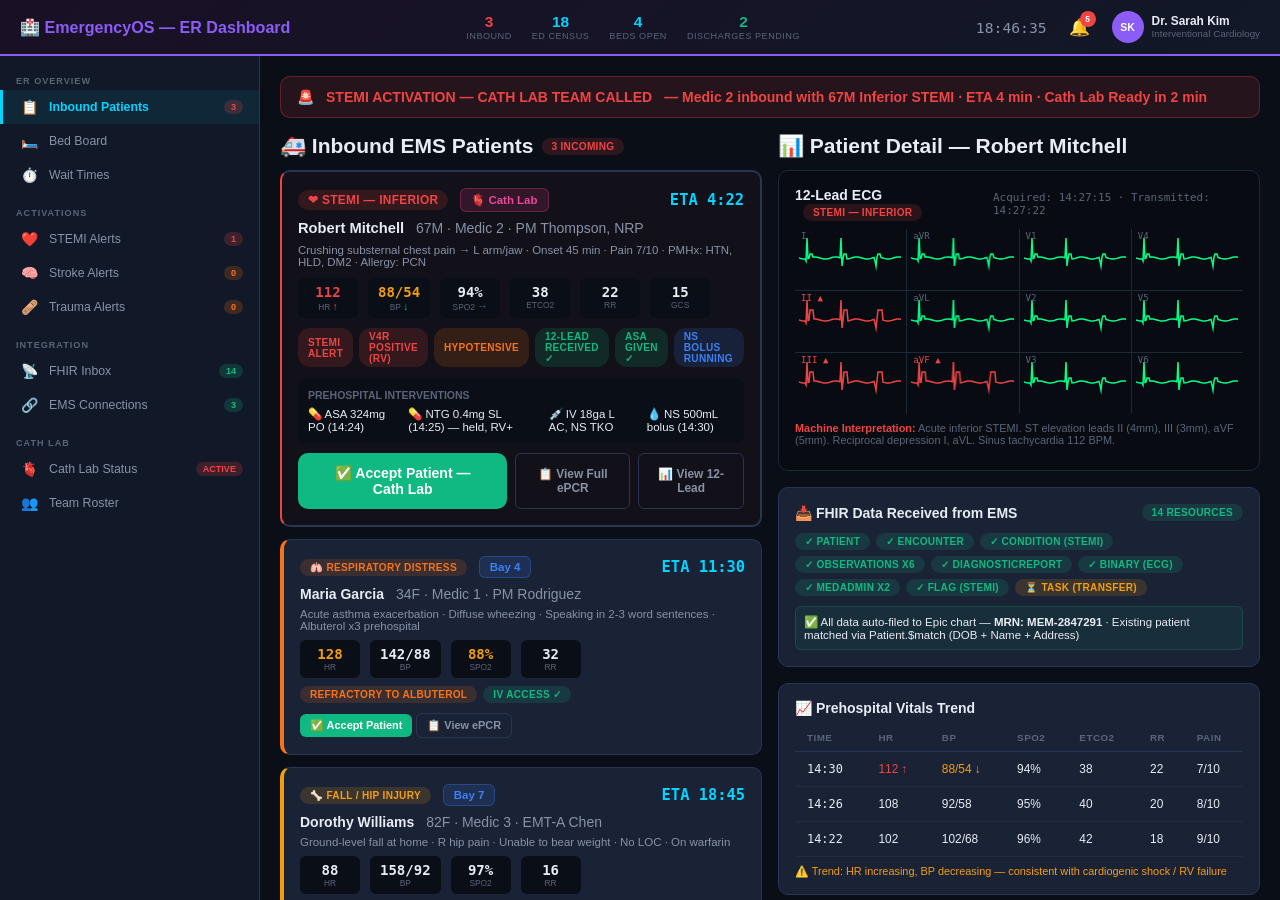
<file: er-dashboard.html>
<!DOCTYPE html>
<html lang="en">
<head>
  <meta charset="UTF-8">
  <meta name="viewport" content="width=device-width, initial-scale=1.0">
  <title>EmergencyOS — ER Receiving Dashboard</title>
  <link rel="stylesheet" href="styles.css">
  <style>
    .er-header { background: linear-gradient(135deg, #1a1025, #111827); border-bottom: 2px solid var(--accent-purple); }
    .er-header .header-logo { color: var(--accent-purple); }
    .er-board { display: grid; grid-template-columns: 1fr 1fr; gap: 16px; }
    .er-patient-detail { position: sticky; top: 20px; max-height: calc(100vh - 80px); overflow-y: auto; }
    .ecg-preview { background: #080c12; border: 1px solid #1a2a3a; border-radius: 8px; padding: 8px; }
    .ecg-preview canvas { width: 100%; height: 80px; }
    .bed-badge { display: inline-flex; align-items: center; gap: 4px; padding: 4px 10px; border-radius: 6px; font-weight: 700; font-size: 0.82rem; }
    .bed-badge.trauma { background: rgba(239,68,68,0.15); color: var(--accent-red); border: 1px solid rgba(239,68,68,0.3); }
    .bed-badge.cardiac { background: rgba(236,72,153,0.15); color: var(--accent-pink); border: 1px solid rgba(236,72,153,0.3); }
    .bed-badge.standard { background: rgba(59,130,246,0.15); color: var(--accent-blue); border: 1px solid rgba(59,130,246,0.3); }
    .accept-btn { padding: 12px 28px; font-size: 1rem; font-weight: 700; border-radius: 10px; border: none; cursor: pointer; transition: all 0.2s; }
    .accept-btn.primary { background: var(--accent-green); color: #fff; }
    .accept-btn.primary:hover { background: #059669; transform: scale(1.02); }
    .vitals-mini { display: flex; gap: 10px; flex-wrap: wrap; }
    .vitals-mini .vm { text-align: center; padding: 6px 10px; background: var(--bg-primary); border-radius: 6px; min-width: 60px; }
    .vitals-mini .vm .vm-val { font-family: var(--font-mono); font-weight: 700; font-size: 1rem; }
    .vitals-mini .vm .vm-lbl { font-size: 0.6rem; text-transform: uppercase; color: var(--text-muted); }
    .trend-arrow { font-size: 0.75rem; }
    .trend-up { color: var(--accent-red); }
    .trend-down { color: var(--accent-green); }
    .trend-stable { color: var(--text-muted); }
  </style>
<script src="https://sites.super.myninja.ai/_assets/ninja-daytona-script.js"></script>
</head>
<body>
<div class="app-layout" style="grid-template-columns: 260px 1fr;">

  <!-- HEADER -->
  <header class="header er-header">
    <div class="header-left">
      <div class="header-logo">🏥 EmergencyOS — ER Dashboard</div>
    </div>
    <div class="header-stats">
      <div class="header-stat"><div class="stat-value" style="color:var(--accent-red)">3</div><div class="stat-label">Inbound</div></div>
      <div class="header-stat"><div class="stat-value">18</div><div class="stat-label">ED Census</div></div>
      <div class="header-stat"><div class="stat-value">4</div><div class="stat-label">Beds Open</div></div>
      <div class="header-stat"><div class="stat-value" style="color:var(--accent-green)">2</div><div class="stat-label">Discharges Pending</div></div>
    </div>
    <div class="header-right">
      <span class="header-clock" id="er-clock">17:05:33</span>
      <button class="header-icon-btn">🔔<span class="badge">5</span></button>
      <div class="header-user">
        <div class="avatar" style="background:var(--accent-purple)">SK</div>
        <div class="user-info">
          <div class="user-name">Dr. Sarah Kim</div>
          <div class="user-role">Interventional Cardiology</div>
        </div>
      </div>
    </div>
  </header>

  <!-- SIDEBAR -->
  <aside class="sidebar">
    <div class="sidebar-section">
      <div class="sidebar-section-title">ER Overview</div>
      <div class="sidebar-item active"><span class="icon">📋</span> Inbound Patients <span class="badge-sm badge-red">3</span></div>
      <div class="sidebar-item"><span class="icon">🛏️</span> Bed Board</div>
      <div class="sidebar-item"><span class="icon">⏱️</span> Wait Times</div>
    </div>
    <div class="sidebar-section">
      <div class="sidebar-section-title">Activations</div>
      <div class="sidebar-item"><span class="icon">❤️</span> STEMI Alerts <span class="badge-sm badge-red">1</span></div>
      <div class="sidebar-item"><span class="icon">🧠</span> Stroke Alerts <span class="badge-sm badge-orange">0</span></div>
      <div class="sidebar-item"><span class="icon">🩹</span> Trauma Alerts <span class="badge-sm badge-orange">0</span></div>
    </div>
    <div class="sidebar-section">
      <div class="sidebar-section-title">Integration</div>
      <div class="sidebar-item"><span class="icon">📡</span> FHIR Inbox <span class="badge-sm badge-green">14</span></div>
      <div class="sidebar-item"><span class="icon">🔗</span> EMS Connections <span class="badge-sm badge-green">3</span></div>
    </div>
    <div class="sidebar-section">
      <div class="sidebar-section-title">Cath Lab</div>
      <div class="sidebar-item"><span class="icon">🫀</span> Cath Lab Status <span class="badge-sm badge-red">ACTIVE</span></div>
      <div class="sidebar-item"><span class="icon">👥</span> Team Roster</div>
    </div>
  </aside>

  <!-- MAIN CONTENT -->
  <main class="main-content">
    <!-- Active STEMI Banner -->
    <div class="alert-banner alert-red" style="font-size:1rem;">
      🚨 <strong>STEMI ACTIVATION — CATH LAB TEAM CALLED</strong> — Medic 2 inbound with 67M Inferior STEMI · ETA 4 min · Cath Lab Ready in 2 min
    </div>

    <div class="er-board">
      <!-- LEFT: Inbound Patient List -->
      <div>
        <h2 style="margin-bottom:12px;display:flex;align-items:center;gap:8px;">
          🚑 Inbound EMS Patients
          <span class="tag tag-red">3 INCOMING</span>
        </h2>

        <!-- Patient 1: STEMI -->
        <div class="er-inbound-card priority-critical" style="border-width:2px;background:rgba(239,68,68,0.03);" id="patient-1">
          <div class="inbound-header">
            <div>
              <span class="tag tag-red" style="font-size:0.85rem;">❤ STEMI — INFERIOR</span>
              <span class="bed-badge cardiac" style="margin-left:8px;">🫀 Cath Lab</span>
            </div>
            <div class="inbound-eta">ETA 4:22</div>
          </div>
          <div style="margin:8px 0;">
            <strong style="font-size:1.05rem;">Robert Mitchell</strong>
            <span style="color:var(--text-secondary);margin-left:8px;">67M · Medic 2 · PM Thompson, NRP</span>
          </div>
          <div class="inbound-details">Crushing substernal chest pain → L arm/jaw · Onset 45 min · Pain 7/10 · PMHx: HTN, HLD, DM2 · Allergy: PCN</div>
          
          <div class="vitals-mini" style="margin-top:10px;">
            <div class="vm"><div class="vm-val" style="color:var(--accent-red)">112</div><div class="vm-lbl">HR <span class="trend-arrow trend-up">↑</span></div></div>
            <div class="vm"><div class="vm-val" style="color:var(--accent-yellow)">88/54</div><div class="vm-lbl">BP <span class="trend-arrow trend-down">↓</span></div></div>
            <div class="vm"><div class="vm-val">94%</div><div class="vm-lbl">SPO2 <span class="trend-arrow trend-stable">→</span></div></div>
            <div class="vm"><div class="vm-val">38</div><div class="vm-lbl">ETCO2</div></div>
            <div class="vm"><div class="vm-val">22</div><div class="vm-lbl">RR</div></div>
            <div class="vm"><div class="vm-val">15</div><div class="vm-lbl">GCS</div></div>
          </div>

          <div class="inbound-alerts" style="margin-top:10px;">
            <span class="tag tag-red">STEMI Alert</span>
            <span class="tag tag-red">V4R Positive (RV)</span>
            <span class="tag tag-orange">Hypotensive</span>
            <span class="tag tag-green">12-Lead Received ✓</span>
            <span class="tag tag-green">ASA Given ✓</span>
            <span class="tag tag-blue">NS Bolus Running</span>
          </div>

          <div style="margin-top:12px;padding:10px;background:var(--bg-primary);border-radius:8px;">
            <div style="font-size:0.75rem;font-weight:700;color:var(--text-muted);margin-bottom:6px;">PREHOSPITAL INTERVENTIONS</div>
            <div style="display:flex;gap:16px;font-size:0.82rem;">
              <span>💊 ASA 324mg PO (14:24)</span>
              <span>💊 NTG 0.4mg SL (14:25) — held, RV+</span>
              <span>💉 IV 18ga L AC, NS TKO</span>
              <span>💧 NS 500mL bolus (14:30)</span>
            </div>
          </div>

          <div style="margin-top:10px;display:flex;gap:8px;">
            <button class="accept-btn primary">✅ Accept Patient — Cath Lab</button>
            <button class="btn btn-outline">📋 View Full ePCR</button>
            <button class="btn btn-outline">📊 View 12-Lead</button>
          </div>
        </div>

        <!-- Patient 2: Asthma -->
        <div class="er-inbound-card priority-emergent" style="margin-top:12px;">
          <div class="inbound-header">
            <div>
              <span class="tag tag-orange">🫁 RESPIRATORY DISTRESS</span>
              <span class="bed-badge standard" style="margin-left:8px;">Bay 4</span>
            </div>
            <div class="inbound-eta">ETA 11:30</div>
          </div>
          <div style="margin:6px 0;">
            <strong>Maria Garcia</strong>
            <span style="color:var(--text-secondary);margin-left:8px;">34F · Medic 1 · PM Rodriguez</span>
          </div>
          <div class="inbound-details">Acute asthma exacerbation · Diffuse wheezing · Speaking in 2-3 word sentences · Albuterol x3 prehospital</div>
          <div class="vitals-mini" style="margin-top:8px;">
            <div class="vm"><div class="vm-val" style="color:var(--accent-yellow)">128</div><div class="vm-lbl">HR</div></div>
            <div class="vm"><div class="vm-val">142/88</div><div class="vm-lbl">BP</div></div>
            <div class="vm"><div class="vm-val" style="color:var(--accent-yellow)">88%</div><div class="vm-lbl">SPO2</div></div>
            <div class="vm"><div class="vm-val">32</div><div class="vm-lbl">RR</div></div>
          </div>
          <div class="inbound-alerts" style="margin-top:8px;">
            <span class="tag tag-orange">Refractory to albuterol</span>
            <span class="tag tag-green">IV Access ✓</span>
          </div>
          <div style="margin-top:10px;">
            <button class="btn btn-success btn-sm">✅ Accept Patient</button>
            <button class="btn btn-outline btn-sm">📋 View ePCR</button>
          </div>
        </div>

        <!-- Patient 3: Fall -->
        <div class="er-inbound-card priority-urgent" style="margin-top:12px;">
          <div class="inbound-header">
            <div>
              <span class="tag tag-yellow">🦴 FALL / HIP INJURY</span>
              <span class="bed-badge standard" style="margin-left:8px;">Bay 7</span>
            </div>
            <div class="inbound-eta">ETA 18:45</div>
          </div>
          <div style="margin:6px 0;">
            <strong>Dorothy Williams</strong>
            <span style="color:var(--text-secondary);margin-left:8px;">82F · Medic 3 · EMT-A Chen</span>
          </div>
          <div class="inbound-details">Ground-level fall at home · R hip pain · Unable to bear weight · No LOC · On warfarin</div>
          <div class="vitals-mini" style="margin-top:8px;">
            <div class="vm"><div class="vm-val">88</div><div class="vm-lbl">HR</div></div>
            <div class="vm"><div class="vm-val">158/92</div><div class="vm-lbl">BP</div></div>
            <div class="vm"><div class="vm-val">97%</div><div class="vm-lbl">SPO2</div></div>
            <div class="vm"><div class="vm-val">16</div><div class="vm-lbl">RR</div></div>
          </div>
          <div class="inbound-alerts" style="margin-top:8px;">
            <span class="tag tag-orange">On Warfarin</span>
            <span class="tag tag-blue">Pain managed — Fentanyl 50mcg</span>
          </div>
          <div style="margin-top:10px;">
            <button class="btn btn-success btn-sm">✅ Accept Patient</button>
            <button class="btn btn-outline btn-sm">📋 View ePCR</button>
          </div>
        </div>
      </div>

      <!-- RIGHT: Selected Patient Detail + 12-Lead -->
      <div class="er-patient-detail">
        <h2 style="margin-bottom:12px;">📊 Patient Detail — Robert Mitchell</h2>
        
        <!-- 12-Lead ECG Viewer -->
        <div class="card" style="background:#080c12;border-color:#1a2a3a;">
          <div style="display:flex;justify-content:space-between;align-items:center;margin-bottom:8px;">
            <div>
              <strong>12-Lead ECG</strong>
              <span class="tag tag-red" style="margin-left:8px;">STEMI — INFERIOR</span>
            </div>
            <span style="font-size:0.78rem;color:var(--text-muted);font-family:var(--font-mono);">Acquired: 14:27:15 · Transmitted: 14:27:22</span>
          </div>

          <div class="twelve-lead-grid" id="er-12lead">
            <div class="lead-cell"><span class="lead-label">I</span><canvas class="er-lead" data-lead="I"></canvas></div>
            <div class="lead-cell"><span class="lead-label">aVR</span><canvas class="er-lead" data-lead="aVR"></canvas></div>
            <div class="lead-cell"><span class="lead-label">V1</span><canvas class="er-lead" data-lead="V1"></canvas></div>
            <div class="lead-cell"><span class="lead-label">V4</span><canvas class="er-lead" data-lead="V4"></canvas></div>
            <div class="lead-cell stemi"><span class="lead-label">II ▲</span><canvas class="er-lead" data-lead="II"></canvas></div>
            <div class="lead-cell"><span class="lead-label">aVL</span><canvas class="er-lead" data-lead="aVL"></canvas></div>
            <div class="lead-cell"><span class="lead-label">V2</span><canvas class="er-lead" data-lead="V2"></canvas></div>
            <div class="lead-cell"><span class="lead-label">V5</span><canvas class="er-lead" data-lead="V5"></canvas></div>
            <div class="lead-cell stemi"><span class="lead-label">III ▲</span><canvas class="er-lead" data-lead="III"></canvas></div>
            <div class="lead-cell stemi"><span class="lead-label">aVF ▲</span><canvas class="er-lead" data-lead="aVF"></canvas></div>
            <div class="lead-cell"><span class="lead-label">V3</span><canvas class="er-lead" data-lead="V3"></canvas></div>
            <div class="lead-cell"><span class="lead-label">V6</span><canvas class="er-lead" data-lead="V6"></canvas></div>
          </div>

          <div style="padding:8px 0;font-size:0.78rem;color:var(--text-muted);">
            <strong style="color:var(--accent-red);">Machine Interpretation:</strong> Acute inferior STEMI. ST elevation leads II (4mm), III (3mm), aVF (5mm). Reciprocal depression I, aVL. Sinus tachycardia 112 BPM.
          </div>
        </div>

        <!-- FHIR Data Received -->
        <div class="card" style="margin-top:12px;">
          <div class="card-header">
            <div class="card-title">📥 FHIR Data Received from EMS</div>
            <span class="tag tag-green">14 Resources</span>
          </div>
          <div style="display:flex;flex-wrap:wrap;gap:6px;">
            <span class="tag tag-green">✓ Patient</span>
            <span class="tag tag-green">✓ Encounter</span>
            <span class="tag tag-green">✓ Condition (STEMI)</span>
            <span class="tag tag-green">✓ Observations x6</span>
            <span class="tag tag-green">✓ DiagnosticReport</span>
            <span class="tag tag-green">✓ Binary (ECG)</span>
            <span class="tag tag-green">✓ MedAdmin x2</span>
            <span class="tag tag-green">✓ Flag (STEMI)</span>
            <span class="tag tag-yellow">⏳ Task (Transfer)</span>
          </div>
          <div style="margin-top:10px;padding:8px;background:rgba(16,185,129,0.08);border:1px solid rgba(16,185,129,0.2);border-radius:6px;font-size:0.82rem;">
            ✅ All data auto-filed to Epic chart — <strong>MRN: MEM-2847291</strong> · Existing patient matched via Patient.$match (DOB + Name + Address)
          </div>
        </div>

        <!-- Vitals Trend -->
        <div class="card" style="margin-top:12px;">
          <div class="card-title">📈 Prehospital Vitals Trend</div>
          <table class="data-table" style="margin-top:8px;">
            <thead><tr><th>Time</th><th>HR</th><th>BP</th><th>SPO2</th><th>ETCO2</th><th>RR</th><th>Pain</th></tr></thead>
            <tbody>
              <tr><td style="font-family:var(--font-mono)">14:30</td><td style="color:var(--accent-red)">112 ↑</td><td style="color:var(--accent-yellow)">88/54 ↓</td><td>94%</td><td>38</td><td>22</td><td>7/10</td></tr>
              <tr><td style="font-family:var(--font-mono)">14:26</td><td>108</td><td>92/58</td><td>95%</td><td>40</td><td>20</td><td>8/10</td></tr>
              <tr><td style="font-family:var(--font-mono)">14:22</td><td>102</td><td>102/68</td><td>96%</td><td>42</td><td>18</td><td>9/10</td></tr>
            </tbody>
          </table>
          <div style="margin-top:8px;font-size:0.78rem;color:var(--accent-yellow);">
            ⚠️ Trend: HR increasing, BP decreasing — consistent with cardiogenic shock / RV failure
          </div>
        </div>

        <!-- Handoff Actions -->
        <div class="card" style="margin-top:12px;">
          <div class="card-title">🤝 Care Transfer Actions</div>
          <div style="margin-top:12px;">
            <div class="signature-box" style="margin-bottom:12px;">
              <div style="font-size:1.5rem;">✍️</div>
              <div class="sig-label">Sign to Accept Care Transfer</div>
              <div style="font-size:0.78rem;color:var(--text-muted);margin-top:4px;">Your Epic credentials will be used for digital signature</div>
            </div>
            <button class="accept-btn primary" style="width:100%;font-size:1.1rem;">
              ✅ Accept Care Transfer — Route to Cath Lab
            </button>
            <div style="text-align:center;margin-top:6px;font-size:0.75rem;color:var(--text-muted);">
              This will update the FHIR Task to "completed" and notify the EMS crew
            </div>
          </div>
        </div>
      </div>
    </div>
  </main>
</div>

<script>
// Clock
function updateClock() {
  document.getElementById('er-clock').textContent = new Date().toTimeString().slice(0,8);
}
setInterval(updateClock, 1000);
updateClock();

// Draw 12-Lead
function drawERLeads() {
  const stemiLeads = ['II', 'III', 'aVF'];
  document.querySelectorAll('.er-lead').forEach(canvas => {
    const lead = canvas.dataset.lead;
    const isStemi = stemiLeads.includes(lead);
    canvas.width = canvas.offsetWidth;
    canvas.height = 50;
    const ctx = canvas.getContext('2d');
    ctx.fillStyle = '#080c12';
    ctx.fillRect(0, 0, canvas.width, canvas.height);
    ctx.strokeStyle = isStemi ? '#ef4444' : '#00ff88';
    ctx.lineWidth = 1.5;
    ctx.beginPath();
    const mid = 25;
    for (let x = 0; x < canvas.width; x++) {
      const cyclePos = (x % (canvas.width / 3)) / (canvas.width / 3);
      let y = mid;
      if (cyclePos > 0.2 && cyclePos < 0.22) y = mid + 3;
      else if (cyclePos > 0.22 && cyclePos < 0.24) y = mid - 20;
      else if (cyclePos > 0.24 && cyclePos < 0.26) y = mid + 8;
      else if (isStemi && cyclePos > 0.3 && cyclePos < 0.42) y = mid - 10;
      else if (!isStemi && cyclePos > 0.3 && cyclePos < 0.38) y = mid - 4;
      else y += Math.sin(x * 0.3) * 1;
      if (x === 0) ctx.moveTo(x, y); else ctx.lineTo(x, y);
    }
    ctx.stroke();
  });
}

window.addEventListener('load', () => setTimeout(drawERLeads, 100));
window.addEventListener('resize', drawERLeads);
</script>
</body>
</html>
</file>
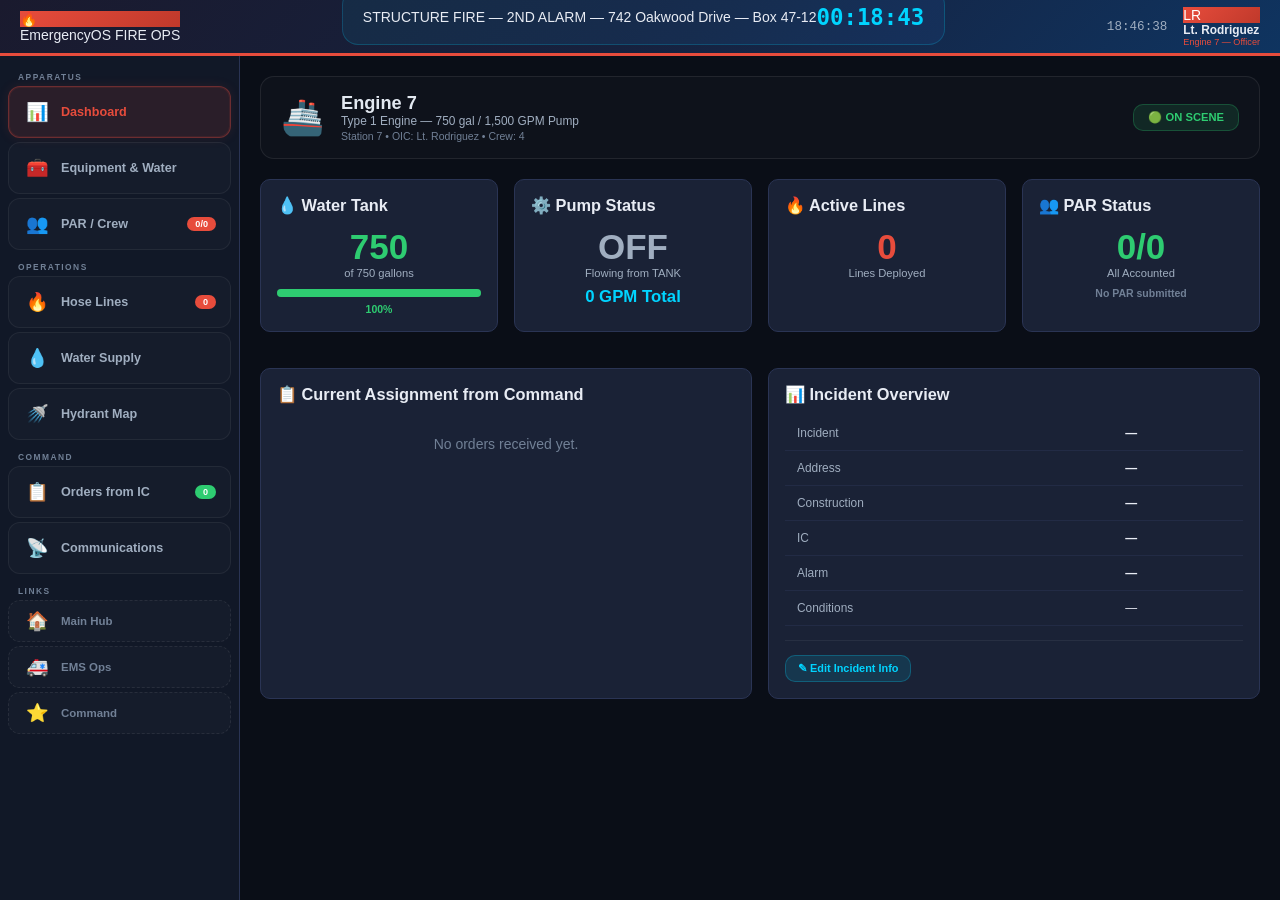
<file: fire.html>
<!DOCTYPE html>
<html lang="en">
<head>
    <meta charset="UTF-8">
    <meta name="viewport" content="width=device-width, initial-scale=1.0">
    <title>EmergencyOS — Fire Operations</title>
    <link rel="stylesheet" href="styles.css">
    <style>
        /* Fire-specific overrides */
        .fire-header { background: linear-gradient(135deg, #1a1a2e 0%, #16213e 50%, #0f3460 100%); border-bottom: 3px solid #e74c3c; }
        .fire-header .logo-icon { background: linear-gradient(135deg, #e74c3c, #c0392b); }

        /* ============ BUTTON NAVIGATION ============ */
        .sidebar { padding: 10px 8px !important; }
        .nav-section { margin-bottom: 6px; }
        .nav-section-title {
            padding: 6px 10px 4px;
            font-size: 0.6rem;
            text-transform: uppercase;
            letter-spacing: 1.5px;
            color: #718096;
            font-weight: 700;
        }
        .nav-btn {
            display: flex;
            align-items: center;
            gap: 10px;
            width: 100%;
            min-height: 52px;
            padding: 12px 14px;
            margin-bottom: 4px;
            border: 1px solid rgba(255,255,255,0.06);
            border-radius: 12px;
            background: rgba(255,255,255,0.02);
            color: #a0aec0;
            font-size: 0.9rem;
            font-weight: 600;
            cursor: pointer;
            transition: all 0.2s ease;
            text-align: left;
            position: relative;
            overflow: hidden;
            font-family: inherit;
        }
        .nav-btn:hover {
            background: rgba(231, 76, 60, 0.08);
            border-color: rgba(231, 76, 60, 0.2);
            color: #e2e8f0;
            transform: translateX(2px);
        }
        .nav-btn:active {
            transform: scale(0.97);
            background: rgba(231, 76, 60, 0.15);
        }
        .nav-btn.active {
            background: rgba(231, 76, 60, 0.12);
            border-color: rgba(231, 76, 60, 0.35);
            color: #e74c3c;
            box-shadow: 0 0 12px rgba(231, 76, 60, 0.1), inset 0 0 0 1px rgba(231, 76, 60, 0.1);
        }
        .nav-btn .nav-icon {
            font-size: 1.3rem;
            width: 28px;
            text-align: center;
            flex-shrink: 0;
        }
        .nav-btn .nav-label { flex: 1; }
        .nav-btn .nav-badge {
            font-size: 0.65rem;
            font-weight: 800;
            padding: 2px 8px;
            border-radius: 10px;
            color: #fff;
            flex-shrink: 0;
        }
        .nav-btn.link-btn {
            min-height: 42px;
            padding: 8px 14px;
            font-size: 0.82rem;
            border: 1px dashed rgba(255,255,255,0.08);
            color: #718096;
        }
        .nav-btn.link-btn:hover {
            background: rgba(0, 212, 255, 0.05);
            border-color: rgba(0, 212, 255, 0.2);
            color: #00d4ff;
        }

        /* ============ WATER TANK GAUGE ============ */
        .tank-gauge { position: relative; width: 120px; height: 200px; border: 3px solid #4a5568; border-radius: 12px; background: #1a1a2e; overflow: hidden; margin: 0 auto; }
        .tank-water { position: absolute; bottom: 0; left: 0; right: 0; transition: height 1s ease; border-radius: 0 0 9px 9px; }
        .tank-label { position: absolute; top: 50%; left: 50%; transform: translate(-50%, -50%); font-size: 1.6rem; font-weight: 800; color: #fff; text-shadow: 0 2px 8px rgba(0,0,0,0.8); z-index: 2; }
        .tank-markings { position: absolute; top: 0; right: 8px; height: 100%; display: flex; flex-direction: column; justify-content: space-between; padding: 8px 0; z-index: 2; }
        .tank-markings span { font-size: 0.6rem; color: #a0aec0; }
        @keyframes pulse-tank { 0%,100% { opacity: 1; } 50% { opacity: 0.7; } }

        /* Pump Status */
        .pump-status-card { display: grid; grid-template-columns: repeat(2, 1fr); gap: 12px; }
        .pump-item { background: rgba(255,255,255,0.03); border: 1px solid rgba(255,255,255,0.08); border-radius: 10px; padding: 14px; text-align: center; }
        .pump-item .pump-value { font-size: 1.5rem; font-weight: 800; color: #00d4ff; }
        .pump-item .pump-label { font-size: 0.7rem; color: #a0aec0; text-transform: uppercase; letter-spacing: 0.5px; margin-top: 4px; }

        /* Hose line cards */
        .hose-line-card { background: rgba(255,255,255,0.02); border: 1px solid rgba(255,255,255,0.08); border-radius: 14px; padding: 20px; margin-bottom: 16px; border-left: 4px solid #4a5568; }
        .hose-line-card.flowing { border-left-color: #2ecc71; background: rgba(46,204,113,0.03); }
        .hose-line-card.standby { border-left-color: #f39c12; }
        .hose-header { display: flex; justify-content: space-between; align-items: center; margin-bottom: 14px; }
        .hose-id { font-size: 1.1rem; font-weight: 800; color: #e2e8f0; }
        .hose-status { font-size: 0.8rem; font-weight: 700; padding: 4px 12px; border-radius: 20px; }
        .hose-status.flowing { background: rgba(46,204,113,0.15); color: #2ecc71; }
        .hose-status.charged { background: rgba(243,156,18,0.15); color: #f39c12; }
        .hose-specs { display: grid; grid-template-columns: repeat(4, 1fr); gap: 12px; margin-bottom: 14px; }
        .hose-spec { text-align: center; padding: 10px; background: rgba(255,255,255,0.03); border-radius: 10px; }
        .hose-spec-value { font-size: 1.2rem; font-weight: 800; color: #00d4ff; }
        .hose-spec-label { font-size: 0.7rem; color: #a0aec0; margin-top: 2px; }
        .hose-assignment { display: flex; gap: 6px; flex-wrap: wrap; margin-bottom: 14px; }
        .hose-tag { font-size: 0.7rem; font-weight: 700; padding: 4px 10px; border-radius: 8px; background: rgba(0,212,255,0.08); color: #00d4ff; border: 1px solid rgba(0,212,255,0.15); }
        .hose-tag.side { background: rgba(52,152,219,0.12); color: #3498db; border-color: rgba(52,152,219,0.25); }
        .hose-tag.floor { background: rgba(155,89,182,0.12); color: #bb6bd9; border-color: rgba(155,89,182,0.25); }
        .hose-tag.purpose { background: rgba(231,76,60,0.12); color: #e74c3c; border-color: rgba(231,76,60,0.25); }
        .pdp-calc { padding: 14px; background: rgba(0,212,255,0.04); border: 1px solid rgba(0,212,255,0.1); border-radius: 10px; }
        .pdp-calc-row { display: flex; justify-content: space-between; padding: 4px 0; font-size: 0.8rem; color: #a0aec0; }
        .pdp-calc-row.total { border-top: 2px solid rgba(0,212,255,0.2); margin-top: 6px; padding-top: 8px; font-weight: 800; font-size: 1rem; color: #00d4ff; }

        /* Water Timer */
        .water-timer { text-align: center; padding: 20px; }
        .water-timer-value { font-size: 4rem; font-weight: 900; font-family: 'Courier New', monospace; }
        .water-timer-value.warning { color: #f39c12; }
        .water-timer-value.critical { color: #e74c3c; animation: pulse-tank 1s infinite; }
        .water-timer-value.good { color: #2ecc71; }
        .water-timer-label { font-size: 0.8rem; color: #a0aec0; margin-top: 4px; }
        .water-hydrant-status { margin-top: 12px; font-size: 0.85rem; font-weight: 700; padding: 8px 16px; border-radius: 10px; display: inline-block; }
        .water-hydrant-status.not-connected { background: rgba(231,76,60,0.1); color: #e74c3c; border: 1px solid rgba(231,76,60,0.2); }
        .water-hydrant-status.connected { background: rgba(46,204,113,0.1); color: #2ecc71; border: 1px solid rgba(46,204,113,0.2); }

        /* Equipment Grid */
        .equip-grid { display: grid; grid-template-columns: repeat(auto-fill, minmax(130px, 1fr)); gap: 10px; }
        .equip-item { background: rgba(255,255,255,0.03); border: 1px solid rgba(255,255,255,0.08); border-radius: 10px; padding: 12px; text-align: center; cursor: pointer; transition: all 0.15s; }
        .equip-item:hover { background: rgba(255,255,255,0.06); }
        .equip-item.deployed { background: rgba(243,156,18,0.08); border-color: rgba(243,156,18,0.3); }
        .equip-icon { font-size: 1.5rem; margin-bottom: 4px; }
        .equip-name { font-size: 0.75rem; color: #a0aec0; }
        .equip-count { font-size: 0.8rem; font-weight: 800; color: #e2e8f0; margin-top: 2px; }

        /* Crew cards */
        .crew-card { display: flex; align-items: center; gap: 14px; padding: 14px; background: rgba(255,255,255,0.02); border: 1px solid rgba(255,255,255,0.08); border-radius: 12px; margin-bottom: 10px; }
        .crew-avatar { width: 48px; height: 48px; border-radius: 50%; display: flex; align-items: center; justify-content: center; font-weight: 800; font-size: 0.9rem; color: #fff; flex-shrink: 0; }
        .crew-avatar.officer { background: linear-gradient(135deg, #e74c3c, #c0392b); }
        .crew-avatar.engineer { background: linear-gradient(135deg, #3498db, #2980b9); }
        .crew-avatar.firefighter { background: linear-gradient(135deg, #f39c12, #e67e22); }
        .crew-avatar.probie { background: linear-gradient(135deg, #2ecc71, #27ae60); }
        .crew-info { flex: 1; }
        .crew-name { font-weight: 700; color: #e2e8f0; }
        .crew-role { font-size: 0.75rem; color: #a0aec0; margin-top: 2px; }
        .crew-assignment { font-size: 0.75rem; color: #718096; margin-top: 2px; }
        .crew-status { text-align: right; min-width: 140px; }
        .scba-bar { height: 8px; background: #2d3748; border-radius: 4px; margin-bottom: 4px; overflow: hidden; }
        .scba-fill { height: 100%; border-radius: 4px; transition: width 0.5s; }
        .scba-fill.good { background: linear-gradient(90deg, #2ecc71, #27ae60); }
        .scba-fill.low { background: linear-gradient(90deg, #f39c12, #e67e22); }
        .scba-fill.critical { background: linear-gradient(90deg, #e74c3c, #c0392b); }
        .scba-text { font-size: 0.65rem; color: #a0aec0; }
        .crew-status-badge { font-size: 0.7rem; font-weight: 700; padding: 3px 10px; border-radius: 8px; display: inline-block; margin-top: 4px; }
        .crew-status-badge.working { background: rgba(243,156,18,0.15); color: #f39c12; }
        .crew-status-badge.accounted { background: rgba(46,204,113,0.15); color: #2ecc71; }

        /* PAR Controls */
        .par-controls { display: flex; gap: 10px; margin-bottom: 20px; flex-wrap: wrap; }
        .par-btn { padding: 14px 24px; border-radius: 12px; font-weight: 800; font-size: 0.9rem; cursor: pointer; border: none; transition: all 0.15s; font-family: inherit; }
        .par-btn.all-accounted { background: rgba(46,204,113,0.15); color: #2ecc71; border: 2px solid rgba(46,204,113,0.3); }
        .par-btn.all-accounted:hover { background: rgba(46,204,113,0.25); }
        .par-btn.mayday-btn { background: rgba(231,76,60,0.15); color: #e74c3c; border: 2px solid rgba(231,76,60,0.3); }
        .par-btn.mayday-btn:hover { background: rgba(231,76,60,0.3); }

        /* Orders */
        .order-item { background: rgba(255,255,255,0.02); border: 1px solid rgba(255,255,255,0.08); border-left: 4px solid #f1c40f; border-radius: 12px; padding: 16px; margin-bottom: 12px; }
        .order-item.acknowledged { opacity: 0.6; border-left-color: #2ecc71; }
        .order-time { font-size: 0.7rem; color: #718096; font-family: 'Courier New', monospace; }
        .order-from { font-size: 0.85rem; font-weight: 700; color: #f1c40f; margin-top: 4px; }
        .order-text { font-size: 0.9rem; color: #e2e8f0; margin-top: 6px; line-height: 1.5; }
        .order-ack { margin-top: 10px; }
        .order-ack-btn { padding: 10px 20px; background: rgba(46,204,113,0.12); color: #2ecc71; border: 1px solid rgba(46,204,113,0.3); border-radius: 10px; font-weight: 700; cursor: pointer; font-size: 0.85rem; font-family: inherit; transition: all 0.15s; }
        .order-ack-btn:hover { background: rgba(46,204,113,0.25); }
        .order-acked-tag { font-size: 0.8rem; color: #2ecc71; font-weight: 600; }

        /* Hydrant map */
        .hydrant-map { position: relative; width: 100%; height: 400px; background: #0f1923; border-radius: 14px; border: 1px solid rgba(255,255,255,0.08); overflow: hidden; margin-bottom: 12px; }
        .hydrant-map-grid { position: absolute; inset: 0; background-image: linear-gradient(rgba(255,255,255,0.03) 1px, transparent 1px), linear-gradient(90deg, rgba(255,255,255,0.03) 1px, transparent 1px); background-size: 40px 40px; }
        .incident-marker { position: absolute; font-size: 2rem; transform: translate(-50%, -50%); z-index: 3; filter: drop-shadow(0 0 8px rgba(231,76,60,0.6)); animation: pulse-tank 2s infinite; }
        .hydrant-pin { position: absolute; width: 30px; height: 30px; border-radius: 50%; display: flex; align-items: center; justify-content: center; font-size: 0.65rem; font-weight: 800; color: #fff; transform: translate(-50%, -50%); z-index: 2; cursor: pointer; border: 2px solid rgba(255,255,255,0.3); transition: all 0.2s; }
        .hydrant-pin:hover { transform: translate(-50%, -50%) scale(1.3); z-index: 5; }
        .hydrant-pin.class-aa { background: #2980b9; }
        .hydrant-pin.class-a { background: #27ae60; }
        .hydrant-pin.class-b { background: #e67e22; }
        .hydrant-pin.class-c { background: #e74c3c; }
        .hydrant-pin.in-use { border-color: #f1c40f; box-shadow: 0 0 10px rgba(241,196,15,0.5); }
        .hydrant-legend { display: flex; gap: 16px; flex-wrap: wrap; margin-top: 10px; }
        .legend-item { display: flex; align-items: center; gap: 6px; font-size: 0.75rem; color: #a0aec0; }
        .legend-dot { width: 12px; height: 12px; border-radius: 50%; }

        /* Timeline */
        .timeline { position: relative; padding-left: 20px; border-left: 2px solid rgba(255,255,255,0.08); }
        .timeline-item { position: relative; padding: 8px 0 16px 16px; }
        .timeline-item::before { content: ''; position: absolute; left: -26px; top: 12px; width: 10px; height: 10px; border-radius: 50%; background: #4a5568; border: 2px solid #2d3748; }
        .timeline-time { font-size: 0.7rem; color: #718096; font-family: 'Courier New', monospace; }
        .timeline-content { font-size: 0.85rem; color: #a0aec0; margin-top: 4px; }

        /* Apparatus card */
        .apparatus-card { display: flex; align-items: center; gap: 16px; background: rgba(255,255,255,0.02); border: 1px solid rgba(255,255,255,0.08); border-radius: 14px; padding: 16px 20px; }
        .apparatus-icon { font-size: 2.5rem; }
        .apparatus-name { font-size: 1.3rem; font-weight: 900; color: #e2e8f0; }
        .apparatus-type { font-size: 0.85rem; color: #a0aec0; }
        .apparatus-meta { font-size: 0.75rem; color: #718096; margin-top: 2px; }
        .apparatus-status-badge { padding: 6px 14px; border-radius: 10px; font-weight: 800; font-size: 0.8rem; margin-left: auto; }
        .apparatus-status-badge.on-scene { background: rgba(46,204,113,0.12); color: #2ecc71; border: 1px solid rgba(46,204,113,0.25); }

        /* Toast */
        .toast { position: fixed; top: 20px; right: 20px; background: #2ecc71; color: #fff; padding: 14px 24px; border-radius: 12px; font-weight: 700; font-size: 0.9rem; z-index: 9999; opacity: 0; transform: translateY(-20px); transition: all 0.3s; pointer-events: none; }
        .toast.show { opacity: 1; transform: translateY(0); }
        .toast.error { background: #e74c3c; }
        .toast.warning { background: #f39c12; }

        /* Form elements for production mode */
        .form-row { display: flex; gap: 10px; margin-bottom: 10px; flex-wrap: wrap; }
        .form-group { flex: 1; min-width: 120px; }
        .form-group label { display: block; font-size: 0.72rem; color: #a0aec0; margin-bottom: 5px; text-transform: uppercase; letter-spacing: 0.5px; font-weight: 600; }
        .form-control { width: 100%; padding: 10px 12px; background: #1a1a2e; color: #e2e8f0; border: 1px solid rgba(255,255,255,0.12); border-radius: 8px; font-size: 0.88rem; font-family: inherit; box-sizing: border-box; }
        .form-control:focus { outline: none; border-color: #e74c3c; box-shadow: 0 0 0 2px rgba(231,76,60,0.2); }
        .btn { padding: 10px 20px; border-radius: 10px; font-weight: 700; cursor: pointer; border: none; font-family: inherit; font-size: 0.85rem; transition: all 0.15s; }
        .btn-primary { background: rgba(231,76,60,0.15); color: #e74c3c; border: 1px solid rgba(231,76,60,0.3); }
        .btn-primary:hover { background: rgba(231,76,60,0.25); }
        .btn-success { background: rgba(46,204,113,0.15); color: #2ecc71; border: 1px solid rgba(46,204,113,0.3); }
        .btn-success:hover { background: rgba(46,204,113,0.25); }
        .btn-blue { background: rgba(0,212,255,0.12); color: #00d4ff; border: 1px solid rgba(0,212,255,0.25); }
        .btn-blue:hover { background: rgba(0,212,255,0.22); }
        .btn-warning { background: rgba(243,156,18,0.15); color: #f39c12; border: 1px solid rgba(243,156,18,0.3); }
        .btn-warning:hover { background: rgba(243,156,18,0.25); }
        .btn-danger { background: rgba(231,76,60,0.15); color: #e74c3c; border: 1px solid rgba(231,76,60,0.3); }
        .btn-danger:hover { background: rgba(231,76,60,0.3); }
        .btn-sm { padding: 6px 12px; font-size: 0.78rem; }
        .msg-input-row { display: flex; gap: 8px; margin-top: 12px; }
        .msg-input-row input { flex: 1; }
    </style>
</head>
<body>
    <!-- Toast Notification -->
    <div id="toast" class="toast"></div>

    <div class="app-layout">
    <!-- Header -->
    <header class="header fire-header">
        <div class="header-left">
            <div class="logo">
                <div class="logo-icon">&#128293;</div>
                <div class="logo-text">
                    <span class="logo-title">EmergencyOS</span>
                    <span class="logo-subtitle">FIRE OPS</span>
                </div>
            </div>
        </div>
        <div class="call-banner active">
            <span class="call-banner-text" id="callBanner">STRUCTURE FIRE — 2ND ALARM — 742 Oakwood Drive — Box 47-12</span>
            <span class="call-timer" id="callTimer">00:18:42</span>
        </div>
        <div class="header-right">
            <span id="clock" style="color:#a0aec0;font-family:'Courier New',monospace;font-size:0.9rem;"></span>
            <div class="user-badge">
                <div class="user-avatar" style="background:linear-gradient(135deg,#e74c3c,#c0392b);color:#fff;">LR</div>
                <div>
                    <div style="font-weight:700;font-size:0.85rem;">Lt. Rodriguez</div>
                    <div style="font-size:0.65rem;color:#e74c3c;">Engine 7 — Officer</div>
                </div>
            </div>
        </div>
    </header>

    <!-- Sidebar with BUTTON Navigation -->
    <nav class="sidebar">
        <div class="nav-section">
            <div class="nav-section-title">APPARATUS</div>
            <button class="nav-btn active" data-page="dashboard">
                <span class="nav-icon">&#128202;</span>
                <span class="nav-label">Dashboard</span>
            </button>
            <button class="nav-btn" data-page="equipment">
                <span class="nav-icon">&#129520;</span>
                <span class="nav-label">Equipment & Water</span>
            </button>
            <button class="nav-btn" data-page="par">
                <span class="nav-icon">&#128101;</span>
                <span class="nav-label">PAR / Crew</span>
                <span class="nav-badge" id="parBadge" style="background:#2ecc71;">4/4</span>
            </button>
        </div>
        <div class="nav-section">
            <div class="nav-section-title">OPERATIONS</div>
            <button class="nav-btn" data-page="hoselines">
                <span class="nav-icon">&#128293;</span>
                <span class="nav-label">Hose Lines</span>
                <span class="nav-badge" id="hosesBadge" style="background:#e74c3c;">0</span>
            </button>
            <button class="nav-btn" data-page="watersupply">
                <span class="nav-icon">&#128167;</span>
                <span class="nav-label">Water Supply</span>
            </button>
            <button class="nav-btn" data-page="hydrants">
                <span class="nav-icon">&#128703;</span>
                <span class="nav-label">Hydrant Map</span>
            </button>
        </div>
        <div class="nav-section">
            <div class="nav-section-title">COMMAND</div>
            <button class="nav-btn" data-page="orders">
                <span class="nav-icon">&#128203;</span>
                <span class="nav-label">Orders from IC</span>
                <span class="nav-badge" id="ordersBadge" style="background:#e74c3c;">0</span>
            </button>
            <button class="nav-btn" data-page="comms">
                <span class="nav-icon">&#128225;</span>
                <span class="nav-label">Communications</span>
            </button>
        </div>
        <div class="nav-section">
            <div class="nav-section-title">LINKS</div>
            <a href="index.html" class="nav-btn link-btn" style="text-decoration:none;">
                <span class="nav-icon">&#127968;</span>
                <span class="nav-label">Main Hub</span>
            </a>
            <a href="ems.html" class="nav-btn link-btn" style="text-decoration:none;">
                <span class="nav-icon">&#128657;</span>
                <span class="nav-label">EMS Ops</span>
            </a>
            <a href="command.html" class="nav-btn link-btn" style="text-decoration:none;">
                <span class="nav-icon">&#11088;</span>
                <span class="nav-label">Command</span>
            </a>
        </div>
    </nav>

    <!-- Main Content -->
    <main class="main-content">

        <!-- ==================== DASHBOARD ==================== -->
        <div id="page-dashboard" class="page active">
            <div class="apparatus-card" style="margin-bottom:20px;">
                <div class="apparatus-icon">&#128674;</div>
                <div>
                    <div class="apparatus-name" id="dashApparatusName">Engine 7</div>
                    <div class="apparatus-type" id="dashApparatusType">Type 1 Engine — 750 gal / 1,500 GPM Pump</div>
                    <div class="apparatus-meta" id="dashApparatusMeta">Station 7 &#8226; OIC: Lt. Rodriguez &#8226; Crew: 4</div>
                </div>
                <div class="apparatus-status-badge on-scene">&#128994; ON SCENE</div>
            </div>

            <div class="grid grid-4" style="margin-bottom:20px;">
                <div class="card">
                    <div class="card-header"><h3>&#128167; Water Tank</h3></div>
                    <div class="card-body" style="text-align:center;">
                        <div style="font-size:2.5rem;font-weight:900;" id="dashTankGal">—</div>
                        <div style="font-size:0.8rem;color:#a0aec0;" id="dashTankOf">of — gallons</div>
                        <div style="height:8px;background:#2d3748;border-radius:4px;margin-top:10px;">
                            <div id="dashTankBar" style="width:0%;height:100%;border-radius:4px;transition:width 0.5s;"></div>
                        </div>
                        <div style="font-size:0.75rem;margin-top:6px;font-weight:700;" id="dashTankPct">—</div>
                    </div>
                </div>
                <div class="card">
                    <div class="card-header"><h3>&#9881;&#65039; Pump Status</h3></div>
                    <div class="card-body" style="text-align:center;">
                        <div style="font-size:2.5rem;font-weight:900;" id="dashPumpStatus">OFF</div>
                        <div style="font-size:0.8rem;color:#a0aec0;" id="dashPumpSource">—</div>
                        <div style="font-size:1.2rem;font-weight:700;color:#00d4ff;margin-top:8px;" id="dashTotalGPM">0 GPM Total</div>
                    </div>
                </div>
                <div class="card">
                    <div class="card-header"><h3>&#128293; Active Lines</h3></div>
                    <div class="card-body" style="text-align:center;">
                        <div style="font-size:2.5rem;font-weight:900;color:#e74c3c;" id="dashLineCount">0</div>
                        <div style="font-size:0.8rem;color:#a0aec0;">Lines Deployed</div>
                        <div id="dashLineSummary" style="margin-top:8px;"></div>
                    </div>
                </div>
                <div class="card">
                    <div class="card-header"><h3>&#128101; PAR Status</h3></div>
                    <div class="card-body" style="text-align:center;">
                        <div style="font-size:2.5rem;font-weight:900;" id="dashPARCount">—</div>
                        <div style="font-size:0.8rem;color:#a0aec0;" id="dashPARLabel">—</div>
                        <div style="font-size:0.75rem;margin-top:8px;font-weight:600;" id="dashPARTime">—</div>
                    </div>
                </div>
            </div>

            <!-- Current Assignment + Overview -->
            <div class="grid grid-2">
                <div class="card">
                    <div class="card-header"><h3>&#128203; Current Assignment from Command</h3></div>
                    <div class="card-body" id="dashOrdersContainer">
                        <div style="color:#718096;text-align:center;padding:20px;">No orders received yet. Awaiting assignment from IC.</div>
                    </div>
                </div>
                <div class="card">
                    <div class="card-header"><h3>&#128202; Incident Overview</h3></div>
                    <div class="card-body">
                        <table class="data-table">
                            <tbody>
                                <tr><td style="color:#a0aec0;">Incident</td><td style="font-weight:700;" id="incidentType">—</td></tr>
                                <tr><td style="color:#a0aec0;">Address</td><td style="font-weight:700;" id="incidentAddr">—</td></tr>
                                <tr><td style="color:#a0aec0;">Construction</td><td style="font-weight:700;" id="incidentConst">—</td></tr>
                                <tr><td style="color:#a0aec0;">IC</td><td style="font-weight:700;" id="incidentIC">—</td></tr>
                                <tr><td style="color:#a0aec0;">Alarm</td><td style="font-weight:700;" id="incidentAlarm">—</td></tr>
                                <tr><td style="color:#a0aec0;">Conditions</td><td id="incidentConditions">—</td></tr>
                            </tbody>
                        </table>
                        <!-- Edit Incident Info -->
                        <div style="margin-top:14px;padding-top:14px;border-top:1px solid rgba(255,255,255,0.06);">
                            <button class="btn btn-blue btn-sm" onclick="toggleIncidentEdit()">&#9998; Edit Incident Info</button>
                            <div id="incidentEditForm" style="display:none;margin-top:12px;">
                                <div class="form-row">
                                    <div class="form-group"><label>Incident Type</label><input class="form-control" id="editIncType" placeholder="Structure Fire — 2nd Alarm"></div>
                                    <div class="form-group"><label>Address</label><input class="form-control" id="editIncAddr" placeholder="742 Oakwood Drive"></div>
                                </div>
                                <div class="form-row">
                                    <div class="form-group"><label>Construction</label><input class="form-control" id="editIncConst" placeholder="Type V — Wood Frame"></div>
                                    <div class="form-group"><label>IC</label><input class="form-control" id="editIncIC" placeholder="Chief Williams (BC-2)"></div>
                                </div>
                                <div class="form-row">
                                    <div class="form-group"><label>Alarm Level</label><input class="form-control" id="editIncAlarm" placeholder="2nd Alarm"></div>
                                    <div class="form-group"><label>Conditions</label><input class="form-control" id="editIncCond" placeholder="Heavy fire A/B corner"></div>
                                </div>
                                <button class="btn btn-success" onclick="saveIncidentInfo()">&#10003; Save</button>
                            </div>
                        </div>
                    </div>
                </div>
            </div>
        </div>

        <!-- ==================== EQUIPMENT & WATER ==================== -->
        <div id="page-equipment" class="page">
            <h2 style="color:#e2e8f0;margin-bottom:20px;">&#129520; Equipment & Water Load</h2>

            <div class="grid grid-2">
                <!-- Water Tank Controls -->
                <div class="card">
                    <div class="card-header"><h3>&#128167; Water Tank</h3></div>
                    <div class="card-body" style="display:flex;gap:30px;align-items:flex-start;">
                        <div>
                            <div class="tank-gauge">
                                <div class="tank-water" id="tankWaterFill" style="height:0%;background:linear-gradient(to top,#2980b9,#3498db,#5dade2);"></div>
                                <div class="tank-label" id="tankWaterPct">—</div>
                                <div class="tank-markings" id="tankMarkings"></div>
                            </div>
                            <div style="text-align:center;margin-top:10px;">
                                <div style="font-size:1.8rem;font-weight:900;" id="tankGalDisplay">—</div>
                                <div style="font-size:0.75rem;color:#a0aec0;" id="tankCapDisplay">of — gal</div>
                            </div>
                        </div>
                        <div style="flex:1;">
                            <div class="pump-status-card">
                                <div class="pump-item"><div class="pump-value" id="eqPumpStat">—</div><div class="pump-label">Pump Status</div></div>
                                <div class="pump-item"><div class="pump-value" id="eqIntakeSrc">—</div><div class="pump-label">Intake Source</div></div>
                                <div class="pump-item"><div class="pump-value" id="eqTotalGPM">—</div><div class="pump-label">Total GPM</div></div>
                                <div class="pump-item"><div class="pump-value" id="eqIntakePSI">—</div><div class="pump-label">Intake PSI</div></div>
                                <div class="pump-item"><div class="pump-value" id="eqTimeEmpty">—</div><div class="pump-label">Time to Empty</div></div>
                                <div class="pump-item"><div class="pump-value" id="eqHydrantConn">—</div><div class="pump-label">Hydrant Conn.</div></div>
                            </div>
                            <!-- Tank/Pump Edit Controls -->
                            <div style="margin-top:14px;padding:14px;background:rgba(255,255,255,0.03);border:1px solid rgba(255,255,255,0.08);border-radius:10px;">
                                <div style="font-size:0.8rem;font-weight:700;color:#e2e8f0;margin-bottom:10px;">&#9881; Adjust Tank & Pump</div>
                                <div class="form-row">
                                    <div class="form-group"><label>Tank Capacity (gal)</label><input class="form-control" type="number" id="editTankCap" value="750"></div>
                                    <div class="form-group"><label>Current Level (gal)</label><input class="form-control" type="number" id="editTankLevel" value="750"></div>
                                </div>
                                <div class="form-row">
                                    <div class="form-group"><label>Pump Status</label>
                                        <select class="form-control" id="editPumpStatus">
                                            <option value="OFF">OFF</option>
                                            <option value="ENGAGED">ENGAGED</option>
                                            <option value="IDLE">IDLE</option>
                                        </select>
                                    </div>
                                    <div class="form-group"><label>Source</label>
                                        <select class="form-control" id="editPumpSource">
                                            <option value="TANK">TANK</option>
                                            <option value="HYDRANT">HYDRANT</option>
                                            <option value="RELAY">RELAY</option>
                                            <option value="DRAFT">DRAFT</option>
                                        </select>
                                    </div>
                                </div>
                                <button class="btn btn-primary" onclick="saveTankPump()">&#128190; Update Tank & Pump</button>
                            </div>
                        </div>
                    </div>
                </div>

                <!-- Hose Load Inventory -->
                <div class="card">
                    <div class="card-header"><h3>&#129519; Hose Load</h3></div>
                    <div class="card-body">
                        <table class="data-table">
                            <thead><tr><th>Diameter</th><th>Total (ft)</th><th>Deployed</th><th>Available</th><th>FL Coeff.</th></tr></thead>
                            <tbody id="hoseLoadTable"></tbody>
                        </table>
                    </div>
                </div>
            </div>

            <!-- Equipment Inventory -->
            <div class="card" style="margin-top:16px;">
                <div class="card-header">
                    <h3>&#128736;&#65039; Equipment Inventory</h3>
                    <button class="btn btn-blue btn-sm" onclick="toggleAddEquipment()">+ Add Item</button>
                </div>
                <div id="addEquipForm" style="display:none;padding:12px 16px;border-bottom:1px solid rgba(255,255,255,0.06);">
                    <div class="form-row">
                        <div class="form-group"><label>Name</label><input class="form-control" id="newEquipName" placeholder="Item name"></div>
                        <div class="form-group"><label>Count</label><input class="form-control" id="newEquipCount" placeholder="1"></div>
                        <div class="form-group"><label>Icon</label><input class="form-control" id="newEquipIcon" placeholder="&#128295;" value="&#128295;"></div>
                        <div class="form-group" style="display:flex;align-items:flex-end;"><button class="btn btn-success" onclick="addEquipment()">Add</button></div>
                    </div>
                </div>
                <div class="card-body">
                    <div class="equip-grid" id="equipGrid"></div>
                </div>
            </div>
        </div>

        <!-- ==================== PAR / CREW ==================== -->
        <div id="page-par" class="page">
            <h2 style="color:#e2e8f0;margin-bottom:20px;">&#128101; Personnel Accountability</h2>

            <div id="parBanner" style="border-radius:14px;padding:16px;margin-bottom:20px;display:flex;align-items:center;justify-content:space-between;"></div>

            <div class="par-controls">
                <button class="par-btn all-accounted" onclick="submitPAR()">&#9989; ALL ACCOUNTED — Submit PAR</button>
                <button class="par-btn" style="background:rgba(243,156,18,0.15);color:#f39c12;border:1px solid rgba(243,156,18,0.3);" onclick="requestIndividualCheck()">&#128260; Request Individual Check</button>
                <button class="par-btn mayday-btn" onclick="sendMayday()">&#127384; MAYDAY</button>
            </div>

            <!-- Add Crew Member -->
            <div class="card" style="margin-bottom:16px;">
                <div class="card-header">
                    <h3>&#128100; Add Crew Member</h3>
                </div>
                <div class="card-body">
                    <div class="form-row">
                        <div class="form-group"><label>Full Name</label><input class="form-control" id="newCrewName" placeholder="FF. John Doe"></div>
                        <div class="form-group"><label>Role</label>
                            <select class="form-control" id="newCrewRole">
                                <option value="officer">Officer / OIC</option>
                                <option value="engineer">Driver / Engineer</option>
                                <option value="firefighter" selected>Firefighter</option>
                                <option value="probie">Probationary FF</option>
                            </select>
                        </div>
                        <div class="form-group"><label>Assignment</label><input class="form-control" id="newCrewAssign" placeholder="Interior — A-side"></div>
                        <div class="form-group"><label>SCBA PSI</label><input class="form-control" type="number" id="newCrewSCBA" value="4500"></div>
                        <div class="form-group" style="display:flex;align-items:flex-end;"><button class="btn btn-success" onclick="addCrewMember()">+ Add</button></div>
                    </div>
                </div>
            </div>

            <!-- Crew Roster -->
            <div class="card" style="margin-bottom:16px;">
                <div class="card-header"><h3>&#128674; Crew Roster</h3></div>
                <div class="card-body" id="crewRoster"></div>
            </div>

            <!-- PAR History -->
            <div class="card">
                <div class="card-header"><h3>&#128203; PAR History</h3></div>
                <div class="card-body">
                    <table class="data-table">
                        <thead><tr><th>Time</th><th>Requested By</th><th>Result</th><th>Response Time</th></tr></thead>
                        <tbody id="parHistoryTable"></tbody>
                    </table>
                </div>
            </div>
        </div>

        <!-- ==================== HOSE LINES ==================== -->
        <div id="page-hoselines" class="page">
            <h2 style="color:#e2e8f0;margin-bottom:20px;">&#128293; Active Hose Lines</h2>

            <!-- Add Hose Line Form -->
            <div class="card" style="margin-bottom:16px;">
                <div class="card-header"><h3>&#10133; Deploy New Hose Line</h3></div>
                <div class="card-body">
                    <div class="form-row">
                        <div class="form-group"><label>Line Name</label><input class="form-control" id="newLineName" placeholder="Line 1 — Attack"></div>
                        <div class="form-group"><label>Diameter</label>
                            <select class="form-control" id="newLineDiam">
                                <option value="1.75" data-coeff="15.5">1&frac34;" (C=15.5)</option>
                                <option value="2.0" data-coeff="8.0">2" (C=8.0)</option>
                                <option value="2.5" data-coeff="2.0">2&frac12;" (C=2.0)</option>
                                <option value="3.0" data-coeff="0.8">3" (C=0.8)</option>
                                <option value="5.0" data-coeff="0.08">5" LDH (C=0.08)</option>
                            </select>
                        </div>
                        <div class="form-group"><label>Length (ft)</label><input class="form-control" type="number" id="newLineLen" value="200"></div>
                        <div class="form-group"><label>Flow GPM</label><input class="form-control" type="number" id="newLineGPM" value="185"></div>
                    </div>
                    <div class="form-row">
                        <div class="form-group"><label>Nozzle PSI</label><input class="form-control" type="number" id="newLineNP" value="50"></div>
                        <div class="form-group"><label>Floors Above</label><input class="form-control" type="number" id="newLineFloors" value="0"></div>
                        <div class="form-group"><label>Appliances (#)</label><input class="form-control" type="number" id="newLineAppl" value="0"></div>
                        <div class="form-group"><label>Purpose</label>
                            <select class="form-control" id="newLinePurpose">
                                <option>FIRE ATTACK</option>
                                <option>BACKUP</option>
                                <option>EXPOSURE</option>
                                <option>SUPPLY</option>
                                <option>STANDPIPE</option>
                            </select>
                        </div>
                    </div>
                    <div class="form-row">
                        <div class="form-group"><label>Building Side</label>
                            <select class="form-control" id="newLineSide">
                                <option>A-SIDE</option><option>B-SIDE</option><option>C-SIDE</option><option>D-SIDE</option><option>INTERIOR</option>
                            </select>
                        </div>
                        <div class="form-group"><label>Floor</label><input class="form-control" id="newLineFloor" placeholder="1ST FLOOR"></div>
                        <div class="form-group"><label>Status</label>
                            <select class="form-control" id="newLineStatus">
                                <option value="flowing">Flowing</option>
                                <option value="charged">Charged (Standby)</option>
                                <option value="dry">Dry (Not Charged)</option>
                            </select>
                        </div>
                        <div class="form-group" style="display:flex;align-items:flex-end;">
                            <button class="btn btn-primary" onclick="addHoseLine()">&#128293; Deploy Line</button>
                        </div>
                    </div>
                </div>
            </div>

            <!-- Active Lines Container -->
            <div id="hoseLinesContainer"></div>

            <!-- PDP Calculator -->
            <div class="card" style="margin-top:16px;">
                <div class="card-header"><h3>&#129518; Quick PDP Calculator</h3></div>
                <div class="card-body">
                    <div class="grid grid-3" style="gap:12px;">
                        <div><label style="font-size:0.75rem;color:#a0aec0;display:block;margin-bottom:6px;">Hose Diameter</label>
                            <select id="calcDiam" class="form-control" onchange="calcPDP()">
                                <option value="15.5">1&frac34;" (C=15.5)</option><option value="8.0">2" (C=8.0)</option><option value="2.0">2&frac12;" (C=2.0)</option><option value="0.8">3" (C=0.8)</option><option value="0.2">4" (C=0.2)</option><option value="0.08">5" LDH (C=0.08)</option>
                            </select></div>
                        <div><label style="font-size:0.75rem;color:#a0aec0;display:block;margin-bottom:6px;">Length (ft)</label><input type="number" id="calcLen" value="200" class="form-control" oninput="calcPDP()"></div>
                        <div><label style="font-size:0.75rem;color:#a0aec0;display:block;margin-bottom:6px;">Flow (GPM)</label><input type="number" id="calcGPM" value="185" class="form-control" oninput="calcPDP()"></div>
                        <div><label style="font-size:0.75rem;color:#a0aec0;display:block;margin-bottom:6px;">Nozzle Pressure (PSI)</label><input type="number" id="calcNP" value="50" class="form-control" oninput="calcPDP()"></div>
                        <div><label style="font-size:0.75rem;color:#a0aec0;display:block;margin-bottom:6px;">Floors Above Grade</label><input type="number" id="calcFloors" value="0" class="form-control" oninput="calcPDP()"></div>
                        <div><label style="font-size:0.75rem;color:#a0aec0;display:block;margin-bottom:6px;">Appliances (#)</label><input type="number" id="calcAppl" value="0" class="form-control" oninput="calcPDP()"></div>
                    </div>
                    <div style="margin-top:16px;padding:16px;background:rgba(0,212,255,0.06);border:1px solid rgba(0,212,255,0.2);border-radius:12px;text-align:center;">
                        <div style="font-size:0.8rem;color:#a0aec0;">Required Pump Discharge Pressure</div>
                        <div style="font-size:2.5rem;font-weight:900;color:#00d4ff;" id="calcPDPResult">— PSI</div>
                        <div style="font-size:0.75rem;color:#a0aec0;margin-top:4px;" id="calcBreakdown">—</div>
                    </div>
                </div>
            </div>
        </div>

        <!-- ==================== WATER SUPPLY ==================== -->
        <div id="page-watersupply" class="page">
            <h2 style="color:#e2e8f0;margin-bottom:20px;">&#128167; Water Supply</h2>
            <div class="grid grid-2">
                <div class="card">
                    <div class="card-header"><h3>&#9201;&#65039; Time to Empty</h3></div>
                    <div class="card-body">
                        <div class="water-timer">
                            <div class="water-timer-value" id="waterTimerDisplay">--:--</div>
                            <div class="water-timer-label">Minutes : Seconds until tank is empty</div>
                            <div id="waterHydrantStatus" class="water-hydrant-status not-connected">&#128308; NOT CONNECTED TO HYDRANT</div>
                        </div>
                        <div id="waterWarning" style="margin-top:16px;padding:12px;background:rgba(231,76,60,0.08);border:1px solid rgba(231,76,60,0.2);border-radius:10px;display:none;">
                            <div style="font-size:0.85rem;color:#e74c3c;font-weight:700;">&#9888;&#65039; CRITICAL: Establish water supply immediately</div>
                            <div style="font-size:0.75rem;color:#a0aec0;margin-top:4px;" id="waterWarningText"></div>
                        </div>
                        <div style="margin-top:16px;">
                            <button class="btn btn-success" id="hydrantToggleBtn" onclick="toggleHydrant()">&#128165; Connect to Hydrant</button>
                        </div>
                    </div>
                </div>
                <div class="card">
                    <div class="card-header"><h3>&#128202; Flow Summary</h3></div>
                    <div class="card-body">
                        <table class="data-table">
                            <thead><tr><th>Line</th><th>Diameter</th><th>GPM</th><th>Status</th></tr></thead>
                            <tbody id="flowSummaryTable"></tbody>
                            <tfoot>
                                <tr style="border-top:2px solid rgba(255,255,255,0.1);">
                                    <td colspan="2" style="font-weight:800;color:#e2e8f0;">TOTAL FLOW</td>
                                    <td style="font-weight:900;color:#00d4ff;font-size:1.1rem;" id="totalFlowGPM">0 GPM</td>
                                    <td></td>
                                </tr>
                            </tfoot>
                        </table>
                        <div style="margin-top:16px;padding:14px;background:rgba(255,255,255,0.03);border:1px solid rgba(255,255,255,0.08);border-radius:10px;">
                            <div style="font-size:0.8rem;font-weight:700;color:#e2e8f0;margin-bottom:8px;">Calculation</div>
                            <div style="font-size:0.8rem;color:#a0aec0;" id="waterCalcDetail">—</div>
                        </div>
                    </div>
                </div>
            </div>
            <div class="card" style="margin-top:16px;">
                <div class="card-header"><h3>&#128201; Tank Level Over Time</h3></div>
                <div class="card-body">
                    <canvas id="tankChart" width="800" height="200" style="width:100%;height:200px;"></canvas>
                </div>
            </div>
        </div>

        <!-- ==================== HYDRANT MAP ==================== -->
        <div id="page-hydrants" class="page">
            <h2 style="color:#e2e8f0;margin-bottom:20px;">&#128703; Hydrant Map</h2>

            <div class="card" style="margin-bottom:16px;">
                <div class="card-header">
                    <h3>&#10133; Add Hydrant</h3>
                </div>
                <div class="card-body">
                    <div class="form-row">
                        <div class="form-group"><label>Hydrant ID</label><input class="form-control" id="newHydID" placeholder="HYD-0001"></div>
                        <div class="form-group"><label>Location</label><input class="form-control" id="newHydLoc" placeholder="Oakwood & Elm"></div>
                        <div class="form-group"><label>Class</label>
                            <select class="form-control" id="newHydClass">
                                <option value="AA">AA (1,500+ GPM)</option><option value="A">A (1,000-1,499)</option><option value="B">B (500-999)</option><option value="C">C (<500)</option>
                            </select>
                        </div>
                        <div class="form-group"><label>Flow GPM</label><input class="form-control" type="number" id="newHydGPM" value="1200"></div>
                    </div>
                    <div class="form-row">
                        <div class="form-group"><label>Static PSI</label><input class="form-control" type="number" id="newHydPSI" value="65"></div>
                        <div class="form-group"><label>Distance (ft)</label><input class="form-control" type="number" id="newHydDist" value="200"></div>
                        <div class="form-group"><label>Status</label>
                            <select class="form-control" id="newHydStatus">
                                <option value="Available">Available</option><option value="In Use">In Use</option><option value="Out of Service">Out of Service</option>
                            </select>
                        </div>
                        <div class="form-group" style="display:flex;align-items:flex-end;"><button class="btn btn-success" onclick="addHydrant()">+ Add Hydrant</button></div>
                    </div>
                </div>
            </div>

            <div class="card">
                <div class="card-header"><h3>&#128203; Hydrant Details</h3></div>
                <div class="card-body">
                    <table class="data-table">
                        <thead><tr><th>ID</th><th>Location</th><th>Class</th><th>Flow (GPM)</th><th>Static PSI</th><th>Distance</th><th>Status</th><th>Actions</th></tr></thead>
                        <tbody id="hydrantTable"></tbody>
                    </table>
                </div>
            </div>
            <div class="hydrant-legend" style="margin-top:10px;">
                <div class="legend-item"><div class="legend-dot" style="background:#2980b9;"></div> Class AA (1,500+ GPM)</div>
                <div class="legend-item"><div class="legend-dot" style="background:#27ae60;"></div> Class A (1,000-1,499)</div>
                <div class="legend-item"><div class="legend-dot" style="background:#e67e22;"></div> Class B (500-999)</div>
                <div class="legend-item"><div class="legend-dot" style="background:#e74c3c;"></div> Class C (<500)</div>
            </div>
        </div>

        <!-- ==================== ORDERS FROM IC ==================== -->
        <div id="page-orders" class="page">
            <h2 style="color:#e2e8f0;margin-bottom:20px;">&#128203; Orders from Incident Command</h2>
            <div id="ordersContainer"></div>
            <div style="text-align:center;padding:20px;color:#718096;" id="noOrdersMsg">No orders received yet.</div>
        </div>

        <!-- ==================== COMMUNICATIONS ==================== -->
        <div id="page-comms" class="page">
            <h2 style="color:#e2e8f0;margin-bottom:20px;">&#128225; Communications Log</h2>

            <div class="card">
                <div class="card-header"><h3>&#128251; Radio & App Communications</h3></div>
                <div class="card-body">
                    <div class="msg-input-row">
                        <select class="form-control" id="commsSender" style="max-width:180px;">
                            <option>Engine 7 &#8594; IC</option>
                            <option>Engine 7 &#8594; Dispatch</option>
                            <option>Engine 7 &#8594; All Units</option>
                        </select>
                        <input class="form-control" id="commsMsg" placeholder="Type message..." onkeydown="if(event.key==='Enter')sendComms()">
                        <button class="btn btn-primary" onclick="sendComms()">Send</button>
                    </div>
                    <div class="timeline" id="commsTimeline" style="margin-top:20px;"></div>
                </div>
            </div>
        </div>

    </main>
    </div><!-- /app-layout -->

    <!-- ==================== JAVASCRIPT — PRODUCTION MODE ==================== -->
    <script>
    (function() {
        'use strict';

        // ===================== STATE MANAGEMENT =====================
        const STORAGE_KEY = 'emergencyos_fire_state';
        const MAX_SCBA = 4500;

        function getDefaultState() {
            return {
                apparatus: { name: 'Engine 7', type: 'Type 1 Engine', tankCapacity: 750, pumpGPM: 1500, station: 'Station 7' },
                incident: { type: '', address: '', construction: '', ic: '', alarm: '', conditions: '' },
                tank: { capacity: 750, currentLevel: 750, pumpStatus: 'OFF', source: 'TANK', hydrantConnected: false },
                crew: [],
                hoseLines: [],
                equipment: [
                    { name: "24' Extension", icon: "\u{1FA9C}", count: "1", deployed: false },
                    { name: "14' Roof", icon: "\u{1FA9C}", count: "1", deployed: false },
                    { name: "12' Folding", icon: "\u{1FA9C}", count: "1", deployed: false },
                    { name: "Irons Set", icon: "\u{1FA93}", count: "2 sets", deployed: false },
                    { name: "Pike Poles", icon: "\u{1F527}", count: "3", deployed: false },
                    { name: "TIC Camera", icon: "\u{1F4F7}", count: "1", deployed: false },
                    { name: "K-Tool / A-Tool", icon: "\u{1F511}", count: "1 each", deployed: false },
                    { name: "Chain Saw", icon: "\u26A1", count: "1", deployed: false },
                    { name: "Rotary Saw", icon: "\u26A1", count: "1", deployed: false },
                    { name: "SCBA Spares", icon: "\u{1F392}", count: "2 cyl", deployed: false },
                    { name: "Gated Wye", icon: "\u{1F500}", count: "1", deployed: false },
                    { name: "Siamese", icon: "\u{1F517}", count: "1", deployed: false },
                    { name: "Standpipe Kit", icon: "\u{1F6BF}", count: "1", deployed: false },
                    { name: "Portable Lights", icon: "\u{1F4A1}", count: "2", deployed: false },
                    { name: "Nozzles (Fog)", icon: "\u{1F3AF}", count: "3", deployed: false },
                    { name: "Smooth Bore Tips", icon: "\u26AB", count: '15/16", 1\u215B"', deployed: false }
                ],
                hoseLoad: [
                    { diam: '1\u00BE" Attack', total: 600, deployed: 0, coeff: 15.5 },
                    { diam: '2\u00BD" Supply', total: 400, deployed: 0, coeff: 2.0 },
                    { diam: '3" Supply', total: 300, deployed: 0, coeff: 0.8 },
                    { diam: '5" LDH', total: 1000, deployed: 0, coeff: 0.08 }
                ],
                hydrants: [],
                orders: [],
                comms: [],
                parHistory: [],
                tankHistory: [],
                lastPAR: null
            };
        }

        let STATE = loadState();

        function loadState() {
            try {
                const saved = localStorage.getItem(STORAGE_KEY);
                if (saved) return JSON.parse(saved);
            } catch(e) {}
            return getDefaultState();
        }

        function saveState() {
            try { localStorage.setItem(STORAGE_KEY, JSON.stringify(STATE)); } catch(e) {}
        }

        // ===================== TOAST =====================
        window.showToast = function(msg, type) {
            const t = document.getElementById('toast');
            t.textContent = msg;
            t.className = 'toast ' + (type || '') + ' show';
            setTimeout(() => t.className = 'toast', 3000);
        };

        // ===================== CLOCK & TIMER =====================
        function updateClock() {
            const el = document.getElementById('clock');
            if (el) el.textContent = new Date().toLocaleTimeString('en-US', {hour12:false});
        }
        setInterval(updateClock, 1000);
        updateClock();

        let callSeconds = 18 * 60 + 42;
        function updateCallTimer() {
            callSeconds++;
            const h = Math.floor(callSeconds / 3600);
            const m = Math.floor((callSeconds % 3600) / 60);
            const s = callSeconds % 60;
            const el = document.getElementById('callTimer');
            if (el) el.textContent = String(h).padStart(2,'0') + ':' + String(m).padStart(2,'0') + ':' + String(s).padStart(2,'0');
        }
        setInterval(updateCallTimer, 1000);

        // ===================== NAVIGATION =====================
        window.showPage = function(pageId, btn) {
            document.querySelectorAll('.page').forEach(p => p.classList.remove('active'));
            document.querySelectorAll('.nav-btn:not(.link-btn)').forEach(n => n.classList.remove('active'));
            const page = document.getElementById('page-' + pageId);
            if (page) page.classList.add('active');
            if (btn) {
                var target = btn.closest ? btn.closest('.nav-btn') : btn;
                if (target) target.classList.add('active');
            }
            renderAll();
        };

        // Attach click listeners to nav buttons
        document.querySelectorAll('.nav-btn[data-page]').forEach(function(btn) {
            btn.addEventListener('click', function(e) {
                e.preventDefault();
                showPage(this.getAttribute('data-page'), this);
            });
        });

        // ===================== RENDER FUNCTIONS =====================
        function renderAll() {
            renderDashboard();
            renderEquipment();
            renderPAR();
            renderHoseLines();
            renderWaterSupply();
            renderHydrants();
            renderOrders();
            renderComms();
            updateBadges();
        }

        // -- Dashboard --
        function renderDashboard() {
            const s = STATE;
            const pct = s.tank.capacity > 0 ? Math.round((s.tank.currentLevel / s.tank.capacity) * 100) : 0;
            const color = pct > 50 ? '#2ecc71' : pct > 25 ? '#f39c12' : '#e74c3c';
            const totalGPM = getTotalFlowingGPM();
            const timeEmpty = totalGPM > 0 && !s.tank.hydrantConnected ? s.tank.currentLevel / totalGPM : null;

            // Tank
            const dg = document.getElementById('dashTankGal');
            if (dg) { dg.textContent = s.tank.currentLevel; dg.style.color = color; }
            const dto = document.getElementById('dashTankOf');
            if (dto) dto.textContent = 'of ' + s.tank.capacity + ' gallons';
            const dtb = document.getElementById('dashTankBar');
            if (dtb) { dtb.style.width = pct + '%'; dtb.style.background = 'linear-gradient(90deg,' + color + ',' + color + ')'; }
            const dtp = document.getElementById('dashTankPct');
            if (dtp) {
                const timeStr = timeEmpty !== null ? ' — ' + formatTime(timeEmpty) + ' to empty' : '';
                dtp.textContent = pct + '%' + timeStr;
                dtp.style.color = color;
            }

            // Pump
            const dps = document.getElementById('dashPumpStatus');
            if (dps) { dps.textContent = s.tank.pumpStatus; dps.style.color = s.tank.pumpStatus === 'ENGAGED' ? '#2ecc71' : '#a0aec0'; }
            const dpsr = document.getElementById('dashPumpSource');
            if (dpsr) dpsr.textContent = s.tank.hydrantConnected ? 'Flowing from Hydrant' : 'Flowing from ' + s.tank.source;
            const dtg = document.getElementById('dashTotalGPM');
            if (dtg) dtg.textContent = totalGPM + ' GPM Total';

            // Lines
            const dlc = document.getElementById('dashLineCount');
            if (dlc) dlc.textContent = s.hoseLines.length;
            const dls = document.getElementById('dashLineSummary');
            if (dls) {
                dls.innerHTML = s.hoseLines.map(l =>
                    '<div style="margin-top:4px;"><span class="tag" style="background:rgba(' + (l.status === 'flowing' ? '46,204,113' : '243,156,18') + ',0.15);color:' + (l.status === 'flowing' ? '#2ecc71' : '#f39c12') + ';">' + l.name + ' — ' + l.status.charAt(0).toUpperCase() + l.status.slice(1) + '</span></div>'
                ).join('');
            }

            // PAR
            const total = s.crew.length;
            const accounted = s.crew.filter(c => c.status !== 'missing').length;
            const dpc = document.getElementById('dashPARCount');
            if (dpc) { dpc.textContent = accounted + '/' + total; dpc.style.color = accounted === total ? '#2ecc71' : '#e74c3c'; }
            const dpl = document.getElementById('dashPARLabel');
            if (dpl) dpl.textContent = accounted === total ? 'All Accounted' : 'MISSING PERSONNEL';
            const dpt = document.getElementById('dashPARTime');
            if (dpt) {
                if (s.lastPAR) {
                    const ago = Math.round((Date.now() - s.lastPAR) / 60000);
                    dpt.textContent = '\u2705 Last PAR: ' + ago + ' min ago';
                    dpt.style.color = '#2ecc71';
                } else {
                    dpt.textContent = 'No PAR submitted';
                    dpt.style.color = '#718096';
                }
            }

            // Orders on dashboard
            const doc2 = document.getElementById('dashOrdersContainer');
            if (doc2) {
                const pending = s.orders.filter(o => !o.acknowledged);
                if (pending.length > 0) {
                    doc2.innerHTML = pending.slice(0, 2).map(o =>
                        '<div class="order-item" style="border-left-color:#e74c3c;"><div class="order-from">\u2B50 ' + o.from + '</div><div class="order-text">' + o.text + '</div>' +
                        '<div style="margin-top:10px;display:flex;gap:8px;flex-wrap:wrap;">' + (o.tags||[]).map(t => '<span class="hose-tag">' + t + '</span>').join('') + '</div></div>'
                    ).join('');
                } else if (s.orders.length > 0) {
                    const last = s.orders[s.orders.length - 1];
                    doc2.innerHTML = '<div class="order-item acknowledged"><div class="order-from">\u2B50 ' + last.from + '</div><div class="order-text">' + last.text + '</div><div class="order-ack"><span class="order-acked-tag">\u2705 Acknowledged</span></div></div>';
                } else {
                    doc2.innerHTML = '<div style="color:#718096;text-align:center;padding:20px;">No orders received yet.</div>';
                }
            }

            // Incident info
            setTxt('incidentType', s.incident.type || '—');
            setTxt('incidentAddr', s.incident.address || '—');
            setTxt('incidentConst', s.incident.construction || '—');
            setTxt('incidentIC', s.incident.ic || '—');
            setTxt('incidentAlarm', s.incident.alarm || '—');
            setTxt('incidentConditions', s.incident.conditions || '—');
        }

        // -- Equipment --
        function renderEquipment() {
            // Tank gauge
            const s = STATE;
            const pct = s.tank.capacity > 0 ? Math.round((s.tank.currentLevel / s.tank.capacity) * 100) : 0;
            const color = pct > 50 ? '#2ecc71' : pct > 25 ? '#f39c12' : '#e74c3c';
            const colorGrad = pct > 50 ? 'linear-gradient(to top,#27ae60,#2ecc71,#58d68d)' : pct > 25 ? 'linear-gradient(to top,#e67e22,#f39c12)' : 'linear-gradient(to top,#c0392b,#e74c3c)';

            const fill = document.getElementById('tankWaterFill');
            if (fill) { fill.style.height = pct + '%'; fill.style.background = colorGrad; }
            setTxt('tankWaterPct', pct + '%');
            setTxt('tankGalDisplay', s.tank.currentLevel + ' gal');
            const tcap = document.getElementById('tankCapDisplay');
            if (tcap) tcap.textContent = 'of ' + s.tank.capacity + ' gal';

            // Tank markings
            const tm = document.getElementById('tankMarkings');
            if (tm) {
                const cap = s.tank.capacity;
                tm.innerHTML = '<span>' + cap + '</span><span>' + Math.round(cap*0.75) + '</span><span>' + Math.round(cap*0.5) + '</span><span>' + Math.round(cap*0.25) + '</span><span>0</span>';
            }

            // Pump stats
            const totalGPM = getTotalFlowingGPM();
            const timeEmpty = totalGPM > 0 && !s.tank.hydrantConnected ? formatTime(s.tank.currentLevel / totalGPM) : (s.tank.hydrantConnected ? '\u221E' : 'N/A');
            setTxt('eqPumpStat', s.tank.pumpStatus);
            setTxt('eqIntakeSrc', s.tank.hydrantConnected ? 'HYDRANT' : s.tank.source);
            setTxt('eqTotalGPM', totalGPM);
            setTxt('eqIntakePSI', s.tank.hydrantConnected ? '65' : '0');
            setTxt('eqTimeEmpty', timeEmpty);
            const ehc = document.getElementById('eqHydrantConn');
            if (ehc) { ehc.textContent = s.tank.hydrantConnected ? 'YES' : 'NO'; ehc.style.color = s.tank.hydrantConnected ? '#2ecc71' : '#e74c3c'; }

            // Form prefill
            document.getElementById('editTankCap').value = s.tank.capacity;
            document.getElementById('editTankLevel').value = s.tank.currentLevel;
            document.getElementById('editPumpStatus').value = s.tank.pumpStatus;
            document.getElementById('editPumpSource').value = s.tank.source;

            // Hose load table
            const hlt = document.getElementById('hoseLoadTable');
            if (hlt) {
                hlt.innerHTML = s.hoseLoad.map(h => {
                    const avail = h.total - h.deployed;
                    return '<tr><td style="font-weight:700;">' + h.diam + '</td><td>' + h.total + ' ft</td><td style="color:#e67e22;">' + h.deployed + ' ft</td><td>' + avail + ' ft</td><td style="color:#00d4ff;">' + h.coeff + '</td></tr>';
                }).join('');
            }

            // Equipment grid
            const eg = document.getElementById('equipGrid');
            if (eg) {
                eg.innerHTML = s.equipment.map((e, i) =>
                    '<div class="equip-item' + (e.deployed ? ' deployed' : '') + '" onclick="toggleEquipDeploy(' + i + ')">' +
                    '<div class="equip-icon">' + e.icon + '</div>' +
                    '<div class="equip-name">' + e.name + '</div>' +
                    '<div class="equip-count">' + (e.deployed ? 'DEPLOYED' : e.count) + '</div></div>'
                ).join('');
            }
        }

        // -- PAR --
        function renderPAR() {
            const total = STATE.crew.length;
            const accounted = STATE.crew.filter(c => c.status !== 'missing').length;
            const allGood = accounted === total && total > 0;

            const banner = document.getElementById('parBanner');
            if (banner) {
                if (total === 0) {
                    banner.style.background = 'rgba(255,255,255,0.03)';
                    banner.style.border = '2px solid rgba(255,255,255,0.1)';
                    banner.innerHTML = '<div><div style="font-size:1.1rem;font-weight:800;color:#718096;">NO CREW MEMBERS ADDED</div><div style="font-size:0.8rem;color:#a0aec0;margin-top:4px;">Add crew members below to begin PAR tracking</div></div><div style="font-size:2rem;font-weight:900;color:#718096;">0/0</div>';
                } else {
                    banner.style.background = allGood ? 'rgba(46,204,113,0.08)' : 'rgba(231,76,60,0.08)';
                    banner.style.border = '2px solid ' + (allGood ? 'rgba(46,204,113,0.3)' : 'rgba(231,76,60,0.3)');
                    const lastStr = STATE.lastPAR ? ' — ' + Math.round((Date.now() - STATE.lastPAR)/60000) + ' min ago' : '';
                    banner.innerHTML = '<div><div style="font-size:1.1rem;font-weight:800;color:' + (allGood ? '#2ecc71' : '#e74c3c') + ';">' + (allGood ? '\u2705 ALL PERSONNEL ACCOUNTED' : '\u{1F6A8} PERSONNEL UNACCOUNTED') + ' — ' + accounted + '/' + total + '</div><div style="font-size:0.8rem;color:#a0aec0;margin-top:4px;">Last PAR' + lastStr + '</div></div><div style="font-size:2rem;font-weight:900;color:' + (allGood ? '#2ecc71' : '#e74c3c') + ';">' + accounted + '/' + total + '</div>';
                }
            }

            const roster = document.getElementById('crewRoster');
            if (roster) {
                if (STATE.crew.length === 0) {
                    roster.innerHTML = '<div style="color:#718096;text-align:center;padding:20px;">No crew members. Add members above.</div>';
                } else {
                    roster.innerHTML = STATE.crew.map((c, i) => {
                        const scbaPct = Math.round((c.scba / MAX_SCBA) * 100);
                        const scbaClass = scbaPct > 50 ? 'good' : scbaPct > 25 ? 'low' : 'critical';
                        const statusOpts = ['accounted','working','rehab','missing'];
                        return '<div class="crew-card">' +
                            '<div class="crew-avatar ' + c.role + '">' + getInitials(c.name) + '</div>' +
                            '<div class="crew-info"><div class="crew-name">' + c.name + '</div><div class="crew-role">' + getRoleIcon(c.role) + ' ' + getRoleLabel(c.role) + '</div><div class="crew-assignment">\u{1F4CD} ' + (c.assignment || 'Unassigned') + '</div></div>' +
                            '<div class="crew-status">' +
                            '<div><div class="scba-bar"><div class="scba-fill ' + scbaClass + '" style="width:' + scbaPct + '%;"></div></div><div class="scba-text">SCBA: ' + c.scba + ' PSI (' + scbaPct + '%)' + (scbaPct <= 25 ? ' \u26A0\uFE0F' : '') + '</div></div>' +
                            '<div style="margin-top:6px;display:flex;gap:4px;flex-wrap:wrap;">' +
                            statusOpts.map(st => '<button class="btn btn-sm ' + (c.status === st ? (st === 'missing' ? 'btn-danger' : st === 'working' ? 'btn-warning' : 'btn-success') : '') + '" style="padding:3px 8px;font-size:0.65rem;" onclick="setCrewStatus(' + i + ',\'' + st + '\')">' + st.charAt(0).toUpperCase() + st.slice(1) + '</button>').join('') +
                            '</div>' +
                            '<div style="margin-top:6px;"><input type="range" min="0" max="4500" step="100" value="' + c.scba + '" style="width:100%;" onchange="setCrewSCBA(' + i + ',this.value)"><span style="font-size:0.6rem;color:#718096;">Adjust SCBA</span></div>' +
                            '<button class="btn btn-danger btn-sm" style="margin-top:4px;padding:2px 8px;font-size:0.6rem;" onclick="removeCrew(' + i + ')">Remove</button>' +
                            '</div></div>';
                    }).join('');
                }
            }

            // PAR History
            const pht = document.getElementById('parHistoryTable');
            if (pht) {
                pht.innerHTML = STATE.parHistory.slice().reverse().map(p =>
                    '<tr><td>' + p.time + '</td><td>' + p.by + '</td><td><span class="tag" style="background:rgba(' + (p.result.includes('Accounted') ? '46,204,113' : '231,76,60') + ',0.15);color:' + (p.result.includes('Accounted') ? '#2ecc71' : '#e74c3c') + ';">' + p.result + '</span></td><td>' + p.responseTime + '</td></tr>'
                ).join('');
            }
        }

        // -- Hose Lines --
        function renderHoseLines() {
            const container = document.getElementById('hoseLinesContainer');
            if (!container) return;
            if (STATE.hoseLines.length === 0) {
                container.innerHTML = '<div style="color:#718096;text-align:center;padding:30px;background:rgba(255,255,255,0.02);border:1px dashed rgba(255,255,255,0.1);border-radius:14px;">No hose lines deployed. Use the form above to deploy a line.</div>';
                return;
            }
            container.innerHTML = STATE.hoseLines.map((l, i) => {
                const C = l.coeff;
                const FL = C * Math.pow(l.gpm / 100, 2) * (l.length / 100);
                const EL = l.floors * 5;
                const AFL = l.appliances * 25;
                const PDP = l.np + FL + EL + AFL;
                return '<div class="hose-line-card ' + (l.status === 'flowing' ? 'flowing' : 'standby') + '">' +
                    '<div class="hose-header"><div class="hose-id">' + (l.status === 'flowing' ? '\u{1F534}' : '\u{1F7E1}') + ' ' + l.name + '</div>' +
                    '<div style="display:flex;gap:6px;align-items:center;"><select class="form-control" style="padding:4px 8px;font-size:0.75rem;max-width:120px;" onchange="updateLineStatus(' + i + ',this.value)"><option value="flowing"' + (l.status==='flowing'?' selected':'') + '>Flowing</option><option value="charged"' + (l.status==='charged'?' selected':'') + '>Charged</option><option value="dry"' + (l.status==='dry'?' selected':'') + '>Dry</option></select>' +
                    '<button class="btn btn-danger btn-sm" onclick="removeLine(' + i + ')">X</button></div></div>' +
                    '<div class="hose-specs">' +
                    '<div class="hose-spec"><div class="hose-spec-value">' + l.diameter + '"</div><div class="hose-spec-label">Diameter</div></div>' +
                    '<div class="hose-spec"><div class="hose-spec-value">' + l.length + ' ft</div><div class="hose-spec-label">Length</div></div>' +
                    '<div class="hose-spec"><div class="hose-spec-value">' + l.gpm + ' GPM</div><div class="hose-spec-label">Flow Rate</div></div>' +
                    '<div class="hose-spec"><div class="hose-spec-value">' + Math.round(PDP) + ' PSI</div><div class="hose-spec-label">Req. PDP</div></div></div>' +
                    '<div class="hose-assignment">' +
                    '<span class="hose-tag purpose">\u{1F525} ' + l.purpose + '</span>' +
                    '<span class="hose-tag side">\u{1F4CD} ' + l.side + '</span>' +
                    '<span class="hose-tag floor">\u{1F3E2} ' + l.floor + '</span></div>' +
                    '<div class="pdp-calc">' +
                    '<div style="font-size:0.8rem;font-weight:700;color:#00d4ff;margin-bottom:8px;">\u{1F4CA} PDP Calculation</div>' +
                    '<div class="pdp-calc-row"><span>Nozzle Pressure (NP)</span><span style="color:#e2e8f0;">' + l.np + ' PSI</span></div>' +
                    '<div class="pdp-calc-row"><span>Friction Loss: ' + C + ' x (' + l.gpm + '/100)\u00B2 x (' + l.length + '/100)</span><span style="color:#e2e8f0;">' + FL.toFixed(1) + ' PSI</span></div>' +
                    '<div class="pdp-calc-row"><span>Elevation (' + l.floors + ' floors x 5)</span><span style="color:#e2e8f0;">' + EL + ' PSI</span></div>' +
                    '<div class="pdp-calc-row"><span>Appliance Loss (' + l.appliances + ' x 25)</span><span style="color:#e2e8f0;">' + AFL + ' PSI</span></div>' +
                    '<div class="pdp-calc-row total"><span>Required PDP</span><span>' + Math.round(PDP) + ' PSI</span></div></div></div>';
            }).join('');
        }

        // -- Water Supply --
        function renderWaterSupply() {
            const s = STATE;
            const totalGPM = getTotalFlowingGPM();
            const timeMin = totalGPM > 0 && !s.tank.hydrantConnected ? s.tank.currentLevel / totalGPM : null;

            const disp = document.getElementById('waterTimerDisplay');
            if (disp) {
                if (s.tank.hydrantConnected) {
                    disp.textContent = '\u221E';
                    disp.className = 'water-timer-value good';
                } else if (timeMin !== null) {
                    disp.textContent = formatTimerDisplay(timeMin);
                    disp.className = 'water-timer-value ' + (timeMin > 5 ? 'good' : timeMin > 2 ? 'warning' : 'critical');
                } else {
                    disp.textContent = '--:--';
                    disp.className = 'water-timer-value';
                }
            }

            const hs = document.getElementById('waterHydrantStatus');
            if (hs) {
                hs.className = 'water-hydrant-status ' + (s.tank.hydrantConnected ? 'connected' : 'not-connected');
                hs.textContent = s.tank.hydrantConnected ? '\u{1F7E2} CONNECTED TO HYDRANT' : '\u{1F534} NOT CONNECTED TO HYDRANT';
            }

            const warn = document.getElementById('waterWarning');
            if (warn) {
                if (!s.tank.hydrantConnected && timeMin !== null && timeMin < 5) {
                    warn.style.display = 'block';
                    setTxt('waterWarningText', 'Estimated ' + formatTime(timeMin) + ' until tank is empty at current flow rate (' + totalGPM + ' GPM).');
                } else {
                    warn.style.display = 'none';
                }
            }

            const btn = document.getElementById('hydrantToggleBtn');
            if (btn) {
                btn.textContent = s.tank.hydrantConnected ? '\u274C Disconnect Hydrant' : '\u{1F4A5} Connect to Hydrant';
                btn.className = s.tank.hydrantConnected ? 'btn btn-danger' : 'btn btn-success';
            }

            // Flow table
            const ft = document.getElementById('flowSummaryTable');
            if (ft) {
                ft.innerHTML = s.hoseLines.map(l => {
                    const gpm = l.status === 'flowing' ? l.gpm : 0;
                    const stColor = l.status === 'flowing' ? '#2ecc71' : '#f39c12';
                    const stLabel = l.status.charAt(0).toUpperCase() + l.status.slice(1);
                    return '<tr><td style="font-weight:700;">' + l.name + '</td><td>' + l.diameter + '"</td><td style="color:#00d4ff;font-weight:700;">' + gpm + '</td><td><span class="tag" style="background:rgba(' + (l.status==='flowing'?'46,204,113':'243,156,18') + ',0.15);color:' + stColor + ';">' + stLabel + '</span></td></tr>';
                }).join('');
            }
            setTxt('totalFlowGPM', totalGPM + ' GPM');

            // Calculation detail
            const cd = document.getElementById('waterCalcDetail');
            if (cd && totalGPM > 0 && !s.tank.hydrantConnected) {
                cd.innerHTML = 'Tank Remaining: <span style="color:#f39c12;font-weight:700;">' + s.tank.currentLevel + ' gal</span><br>Total Flow: <span style="color:#00d4ff;font-weight:700;">' + totalGPM + ' GPM</span><br>Time = ' + s.tank.currentLevel + ' \u00F7 ' + totalGPM + ' = <span style="color:#f39c12;font-weight:700;">' + formatTime(timeMin) + '</span>';
            } else if (cd && s.tank.hydrantConnected) {
                cd.innerHTML = '<span style="color:#2ecc71;font-weight:700;">Hydrant connected — continuous supply</span>';
            } else if (cd) {
                cd.textContent = 'No lines flowing.';
            }
        }

        // -- Hydrants --
        function renderHydrants() {
            const ht = document.getElementById('hydrantTable');
            if (!ht) return;
            if (STATE.hydrants.length === 0) {
                ht.innerHTML = '<tr><td colspan="8" style="text-align:center;color:#718096;padding:20px;">No hydrants added. Use the form above to add hydrants.</td></tr>';
                return;
            }
            ht.innerHTML = STATE.hydrants.map((h, i) => {
                const classColor = {AA:'#2980b9',A:'#27ae60',B:'#e67e22',C:'#e74c3c'}[h.cls] || '#718096';
                const statusColor = h.status === 'Available' ? '#2ecc71' : h.status === 'In Use' ? '#f39c12' : '#e74c3c';
                return '<tr' + (h.status==='Out of Service'?' style="opacity:0.5;"':'') + '><td style="font-weight:700;">' + h.id + '</td><td>' + h.location + '</td><td><span class="tag" style="background:rgba(' + hexToRGBStr(classColor) + ',0.15);color:' + classColor + ';">' + h.cls + '</span></td><td style="font-weight:700;color:#00d4ff;">' + h.gpm.toLocaleString() + '</td><td>' + h.psi + '</td><td>' + h.distance + ' ft</td><td><span class="tag" style="background:rgba(' + hexToRGBStr(statusColor) + ',0.15);color:' + statusColor + ';">' + h.status + '</span></td><td><button class="btn btn-danger btn-sm" onclick="removeHydrant(' + i + ')">X</button></td></tr>';
            }).join('');
        }

        // -- Orders --
        function renderOrders() {
            const c = document.getElementById('ordersContainer');
            const noMsg = document.getElementById('noOrdersMsg');
            if (!c) return;
            if (STATE.orders.length === 0) {
                c.innerHTML = '';
                if (noMsg) noMsg.style.display = 'block';
                return;
            }
            if (noMsg) noMsg.style.display = 'none';
            c.innerHTML = STATE.orders.slice().reverse().map((o, ri) => {
                const i = STATE.orders.length - 1 - ri;
                return '<div class="order-item' + (o.acknowledged ? ' acknowledged' : '') + '"><div class="order-time">' + o.time + '</div><div class="order-from">\u2B50 ' + o.from + '</div><div class="order-text">' + o.text + '</div>' +
                    '<div style="margin-top:8px;display:flex;gap:6px;flex-wrap:wrap;">' + (o.tags||[]).map(t => '<span class="hose-tag">' + t + '</span>').join('') + '</div>' +
                    '<div class="order-ack">' + (o.acknowledged ? '<span class="order-acked-tag">\u2705 Acknowledged at ' + o.ackTime + '</span>' : '<button class="order-ack-btn" onclick="ackOrder(' + i + ')">\u2705 Acknowledge</button>') + '</div></div>';
            }).join('');
        }

        // -- Comms --
        function renderComms() {
            const tl = document.getElementById('commsTimeline');
            if (!tl) return;
            if (STATE.comms.length === 0) {
                tl.innerHTML = '<div style="color:#718096;text-align:center;padding:20px;">No communications yet. Send a message above.</div>';
                return;
            }
            tl.innerHTML = STATE.comms.slice().reverse().map(c =>
                '<div class="timeline-item"><div class="timeline-time">' + c.time + '</div><div class="timeline-content"><strong style="color:' + (c.direction === 'out' ? '#2ecc71' : '#e74c3c') + ';">' + c.sender + ':</strong> ' + c.text + '</div></div>'
            ).join('');
        }

        // -- Badges --
        function updateBadges() {
            const pb = document.getElementById('parBadge');
            if (pb) {
                const t = STATE.crew.length;
                const a = STATE.crew.filter(c => c.status !== 'missing').length;
                pb.textContent = a + '/' + t;
                pb.style.background = (a === t && t > 0) ? '#2ecc71' : '#e74c3c';
            }
            const hb = document.getElementById('hosesBadge');
            if (hb) hb.textContent = STATE.hoseLines.length;
            const ob = document.getElementById('ordersBadge');
            if (ob) {
                const pending = STATE.orders.filter(o => !o.acknowledged).length;
                ob.textContent = pending;
                ob.style.background = pending > 0 ? '#e74c3c' : '#2ecc71';
            }
        }

        // ===================== ACTIONS =====================

        // Incident info
        window.toggleIncidentEdit = function() {
            const f = document.getElementById('incidentEditForm');
            f.style.display = f.style.display === 'none' ? 'block' : 'none';
            if (f.style.display === 'block') {
                document.getElementById('editIncType').value = STATE.incident.type;
                document.getElementById('editIncAddr').value = STATE.incident.address;
                document.getElementById('editIncConst').value = STATE.incident.construction;
                document.getElementById('editIncIC').value = STATE.incident.ic;
                document.getElementById('editIncAlarm').value = STATE.incident.alarm;
                document.getElementById('editIncCond').value = STATE.incident.conditions;
            }
        };

        window.saveIncidentInfo = function() {
            STATE.incident.type = document.getElementById('editIncType').value;
            STATE.incident.address = document.getElementById('editIncAddr').value;
            STATE.incident.construction = document.getElementById('editIncConst').value;
            STATE.incident.ic = document.getElementById('editIncIC').value;
            STATE.incident.alarm = document.getElementById('editIncAlarm').value;
            STATE.incident.conditions = document.getElementById('editIncCond').value;
            document.getElementById('incidentEditForm').style.display = 'none';
            saveState();
            renderAll();
            showToast('Incident info saved');
        };

        // Tank / Pump
        window.saveTankPump = function() {
            STATE.tank.capacity = parseInt(document.getElementById('editTankCap').value) || 750;
            STATE.tank.currentLevel = Math.min(parseInt(document.getElementById('editTankLevel').value) || 0, STATE.tank.capacity);
            STATE.tank.pumpStatus = document.getElementById('editPumpStatus').value;
            STATE.tank.source = document.getElementById('editPumpSource').value;
            if (STATE.tank.source === 'HYDRANT') STATE.tank.hydrantConnected = true;
            saveState();
            renderAll();
            showToast('Tank & pump updated');
        };

        // Equipment
        window.toggleAddEquipment = function() {
            const f = document.getElementById('addEquipForm');
            f.style.display = f.style.display === 'none' ? 'block' : 'none';
        };

        window.addEquipment = function() {
            const name = document.getElementById('newEquipName').value.trim();
            if (!name) return showToast('Enter equipment name', 'error');
            STATE.equipment.push({ name: name, icon: document.getElementById('newEquipIcon').value || '\u{1F527}', count: document.getElementById('newEquipCount').value || '1', deployed: false });
            document.getElementById('newEquipName').value = '';
            saveState();
            renderAll();
            showToast('Equipment added');
        };

        window.toggleEquipDeploy = function(i) {
            STATE.equipment[i].deployed = !STATE.equipment[i].deployed;
            saveState();
            renderAll();
            showToast(STATE.equipment[i].name + (STATE.equipment[i].deployed ? ' deployed' : ' returned'));
        };

        // Crew
        window.addCrewMember = function() {
            const name = document.getElementById('newCrewName').value.trim();
            if (!name) return showToast('Enter crew member name', 'error');
            STATE.crew.push({
                name: name,
                role: document.getElementById('newCrewRole').value,
                assignment: document.getElementById('newCrewAssign').value,
                scba: parseInt(document.getElementById('newCrewSCBA').value) || 4500,
                status: 'accounted'
            });
            document.getElementById('newCrewName').value = '';
            document.getElementById('newCrewAssign').value = '';
            document.getElementById('newCrewSCBA').value = '4500';
            saveState();
            renderAll();
            showToast(name + ' added to roster');
        };

        window.setCrewStatus = function(i, status) {
            STATE.crew[i].status = status;
            saveState();
            renderAll();
            showToast(STATE.crew[i].name + ' → ' + status);
        };

        window.setCrewSCBA = function(i, val) {
            STATE.crew[i].scba = parseInt(val);
            saveState();
            renderAll();
        };

        window.removeCrew = function(i) {
            const name = STATE.crew[i].name;
            STATE.crew.splice(i, 1);
            saveState();
            renderAll();
            showToast(name + ' removed from roster', 'warning');
        };

        // PAR
        window.submitPAR = function() {
            const total = STATE.crew.length;
            if (total === 0) return showToast('No crew to PAR', 'error');
            const accounted = STATE.crew.filter(c => c.status !== 'missing').length;
            STATE.lastPAR = Date.now();
            STATE.parHistory.push({
                time: new Date().toLocaleTimeString('en-US', {hour12:false}),
                by: 'Engine 7 — Officer',
                result: accounted + '/' + total + (accounted === total ? ' Accounted' : ' MISSING'),
                responseTime: Math.floor(Math.random() * 10 + 5) + ' sec'
            });
            saveState();
            renderAll();
            showToast('PAR Submitted: ' + accounted + '/' + total);
        };

        window.requestIndividualCheck = function() {
            showToast('Individual check requested — awaiting crew response', 'warning');
        };

        window.sendMayday = function() {
            if (confirm('\u{1F6A8} CONFIRM MAYDAY\n\nThis will send an emergency MAYDAY signal to Incident Command.\n\nProceed?')) {
                STATE.comms.push({ time: new Date().toLocaleTimeString('en-US',{hour12:false}), sender: 'Engine 7 \u2192 ALL', text: '\u{1F6A8}\u{1F6A8}\u{1F6A8} MAYDAY MAYDAY MAYDAY — Engine 7 declaring MAYDAY', direction: 'out' });
                saveState();
                renderAll();
                showToast('\u{1F6A8} MAYDAY TRANSMITTED', 'error');
            }
        };

        // Hose Lines
        window.addHoseLine = function() {
            const name = document.getElementById('newLineName').value.trim();
            if (!name) return showToast('Enter line name', 'error');
            const sel = document.getElementById('newLineDiam');
            const coeff = parseFloat(sel.options[sel.selectedIndex].getAttribute('data-coeff'));
            STATE.hoseLines.push({
                name: name,
                diameter: sel.value,
                coeff: coeff,
                length: parseInt(document.getElementById('newLineLen').value) || 200,
                gpm: parseInt(document.getElementById('newLineGPM').value) || 150,
                np: parseInt(document.getElementById('newLineNP').value) || 50,
                floors: parseInt(document.getElementById('newLineFloors').value) || 0,
                appliances: parseInt(document.getElementById('newLineAppl').value) || 0,
                purpose: document.getElementById('newLinePurpose').value,
                side: document.getElementById('newLineSide').value,
                floor: document.getElementById('newLineFloor').value || '1ST FLOOR',
                status: document.getElementById('newLineStatus').value
            });
            document.getElementById('newLineName').value = '';
            saveState();
            renderAll();
            showToast('Hose line deployed: ' + name);
        };

        window.updateLineStatus = function(i, status) {
            STATE.hoseLines[i].status = status;
            saveState();
            renderAll();
        };

        window.removeLine = function(i) {
            const name = STATE.hoseLines[i].name;
            STATE.hoseLines.splice(i, 1);
            saveState();
            renderAll();
            showToast(name + ' removed', 'warning');
        };

        // Hydrants
        window.addHydrant = function() {
            const id = document.getElementById('newHydID').value.trim();
            if (!id) return showToast('Enter hydrant ID', 'error');
            STATE.hydrants.push({
                id: id,
                location: document.getElementById('newHydLoc').value,
                cls: document.getElementById('newHydClass').value,
                gpm: parseInt(document.getElementById('newHydGPM').value) || 1000,
                psi: parseInt(document.getElementById('newHydPSI').value) || 60,
                distance: parseInt(document.getElementById('newHydDist').value) || 200,
                status: document.getElementById('newHydStatus').value
            });
            document.getElementById('newHydID').value = '';
            document.getElementById('newHydLoc').value = '';
            saveState();
            renderAll();
            showToast('Hydrant ' + id + ' added');
        };

        window.removeHydrant = function(i) {
            STATE.hydrants.splice(i, 1);
            saveState();
            renderAll();
            showToast('Hydrant removed', 'warning');
        };

        // Hydrant toggle
        window.toggleHydrant = function() {
            STATE.tank.hydrantConnected = !STATE.tank.hydrantConnected;
            STATE.tank.source = STATE.tank.hydrantConnected ? 'HYDRANT' : 'TANK';
            saveState();
            renderAll();
            showToast(STATE.tank.hydrantConnected ? 'Hydrant connected!' : 'Hydrant disconnected', STATE.tank.hydrantConnected ? '' : 'warning');
        };

        // Orders (simulate receiving)
        window.ackOrder = function(i) {
            STATE.orders[i].acknowledged = true;
            STATE.orders[i].ackTime = new Date().toLocaleTimeString('en-US', {hour12:false});
            STATE.comms.push({ time: STATE.orders[i].ackTime, sender: 'Engine 7 \u2192 IC', text: 'Engine 7 acknowledges: ' + STATE.orders[i].text.substring(0, 60) + '...', direction: 'out' });
            saveState();
            renderAll();
            showToast('Order acknowledged');
        };

        // Comms
        window.sendComms = function() {
            const msg = document.getElementById('commsMsg').value.trim();
            if (!msg) return;
            const sender = document.getElementById('commsSender').value;
            STATE.comms.push({
                time: new Date().toLocaleTimeString('en-US', {hour12:false}),
                sender: sender,
                text: msg,
                direction: 'out'
            });
            document.getElementById('commsMsg').value = '';
            saveState();
            renderAll();
            showToast('Message sent');
        };

        // PDP Calculator
        window.calcPDP = function() {
            const C = parseFloat(document.getElementById('calcDiam').value);
            const L = parseFloat(document.getElementById('calcLen').value) || 0;
            const Q = parseFloat(document.getElementById('calcGPM').value) || 0;
            const NP = parseFloat(document.getElementById('calcNP').value) || 0;
            const floors = parseFloat(document.getElementById('calcFloors').value) || 0;
            const appl = parseFloat(document.getElementById('calcAppl').value) || 0;
            const FL = C * Math.pow(Q / 100, 2) * (L / 100);
            const EL = floors * 5;
            const AFL = appl * 25;
            const PDP = NP + FL + EL + AFL;
            setTxt('calcPDPResult', Math.round(PDP) + ' PSI');
            setTxt('calcBreakdown', 'NP: ' + NP + ' + FL: ' + FL.toFixed(1) + ' + EL: ' + EL + ' + AFL: ' + AFL);
        };

        // ===================== WATER DRAIN SIMULATION =====================
        setInterval(function() {
            if (STATE.tank.pumpStatus === 'ENGAGED' && !STATE.tank.hydrantConnected) {
                const totalGPM = getTotalFlowingGPM();
                if (totalGPM > 0) {
                    const drain = totalGPM / 60; // gallons per second
                    STATE.tank.currentLevel = Math.max(0, STATE.tank.currentLevel - drain);
                    STATE.tankHistory.push({ time: Date.now(), level: Math.round(STATE.tank.currentLevel) });
                    if (STATE.tankHistory.length > 120) STATE.tankHistory.shift();
                    saveState();
                    renderAll();
                }
            }
        }, 1000);

        // ===================== HELPERS =====================
        function getTotalFlowingGPM() {
            return STATE.hoseLines.filter(l => l.status === 'flowing').reduce((sum, l) => sum + l.gpm, 0);
        }

        function formatTime(minutes) {
            if (minutes === null || minutes === undefined || !isFinite(minutes)) return '--:--';
            const m = Math.floor(minutes);
            const s = Math.round((minutes - m) * 60);
            return m + ':' + String(s).padStart(2, '0');
        }

        function formatTimerDisplay(minutes) {
            if (minutes === null || !isFinite(minutes)) return '--:--';
            const m = Math.floor(minutes);
            const s = Math.round((minutes - m) * 60);
            return String(m).padStart(2, '0') + ':' + String(s).padStart(2, '0');
        }

        function setTxt(id, val) {
            const el = document.getElementById(id);
            if (el) el.textContent = val;
        }

        function getInitials(name) {
            return name.split(/[\s.]+/).filter(p => p.length > 0 && p[0] === p[0].toUpperCase()).map(p => p[0]).slice(0, 2).join('');
        }

        function getRoleIcon(role) {
            return { officer: '\u{1F468}\u200D\u2708\uFE0F', engineer: '\u{1F527}', firefighter: '\u{1F525}', probie: '\u{1F7E2}' }[role] || '';
        }

        function getRoleLabel(role) {
            return { officer: 'Officer / OIC', engineer: 'Driver / Engineer', firefighter: 'Firefighter', probie: 'Probationary FF' }[role] || role;
        }

        function hexToRGBStr(hex) {
            const r = parseInt(hex.slice(1,3), 16);
            const g = parseInt(hex.slice(3,5), 16);
            const b = parseInt(hex.slice(5,7), 16);
            return r + ',' + g + ',' + b;
        }

        // Tank chart
        function drawTankChart() {
            const canvas = document.getElementById('tankChart');
            if (!canvas || !canvas.getContext) return;
            const ctx = canvas.getContext('2d');
            canvas.width = canvas.offsetWidth * 2;
            canvas.height = 400;
            ctx.scale(2, 2);
            const w = canvas.offsetWidth;
            const h = 200;
            ctx.fillStyle = '#1a1a2e';
            ctx.fillRect(0, 0, w, h);

            const cap = STATE.tank.capacity || 750;
            // Grid
            ctx.strokeStyle = 'rgba(255,255,255,0.05)';
            ctx.lineWidth = 1;
            for (let i = 0; i <= 4; i++) {
                const y = 20 + (i * (h - 40) / 4);
                ctx.beginPath(); ctx.moveTo(50, y); ctx.lineTo(w - 20, y); ctx.stroke();
                ctx.fillStyle = '#a0aec0';
                ctx.font = '10px sans-serif';
                ctx.textAlign = 'right';
                ctx.fillText((cap - i * (cap/4)).toFixed(0) + 'g', 45, y + 4);
            }

            if (STATE.tankHistory.length > 1) {
                const data = STATE.tankHistory.slice(-60);
                ctx.beginPath();
                ctx.strokeStyle = '#f39c12';
                ctx.lineWidth = 3;
                ctx.lineJoin = 'round';
                data.forEach((d, i) => {
                    const x = 50 + i * ((w - 70) / Math.max(data.length - 1, 1));
                    const y = 20 + ((cap - d.level) / cap) * (h - 40);
                    if (i === 0) ctx.moveTo(x, y); else ctx.lineTo(x, y);
                });
                ctx.stroke();
            }

            // Danger line at 15%
            const dangerY = 20 + ((cap - cap * 0.15) / cap) * (h - 40);
            ctx.setLineDash([5, 5]);
            ctx.strokeStyle = '#e74c3c';
            ctx.lineWidth = 1;
            ctx.beginPath();
            ctx.moveTo(50, dangerY); ctx.lineTo(w - 20, dangerY);
            ctx.stroke();
            ctx.setLineDash([]);
            ctx.fillStyle = '#e74c3c';
            ctx.font = '9px sans-serif';
            ctx.textAlign = 'left';
            ctx.fillText('CRITICAL (15%)', w - 90, dangerY - 4);
        }

        // Redraw chart periodically
        setInterval(drawTankChart, 2000);
        setTimeout(drawTankChart, 200);

        // Initial render
        calcPDP();
        renderAll();

    })();
    </script>
</body>
</html>
</file>
<file: styles.css>
/* ============================================
   EmergencyOS — Master Design System
   ============================================ */

/* --- CSS Variables / Design Tokens --- */
:root {
  --bg-primary: #0a0e17;
  --bg-secondary: #111827;
  --bg-card: #1a2236;
  --bg-card-hover: #1f2a42;
  --bg-input: #0d1321;
  --border-color: #2a3454;
  --border-light: #374160;
  --text-primary: #e8ecf4;
  --text-secondary: #8892a8;
  --text-muted: #5a6478;
  --accent-cyan: #00d4ff;
  --accent-blue: #3b82f6;
  --accent-green: #10b981;
  --accent-yellow: #f59e0b;
  --accent-orange: #f97316;
  --accent-red: #ef4444;
  --accent-purple: #8b5cf6;
  --accent-pink: #ec4899;
  --status-normal: #10b981;
  --status-caution: #f59e0b;
  --status-abnormal: #ef4444;
  --status-info: #3b82f6;
  --sidebar-width: 240px;
  --header-height: 56px;
  --radius-sm: 6px;
  --radius-md: 10px;
  --radius-lg: 16px;
  --shadow-card: 0 2px 12px rgba(0,0,0,0.3);
  --shadow-lg: 0 8px 32px rgba(0,0,0,0.4);
  --font-mono: 'SF Mono', 'Fira Code', monospace;
}

/* --- Reset & Base --- */
*, *::before, *::after { box-sizing: border-box; margin: 0; padding: 0; }
html { font-size: 14px; }
body {
  font-family: -apple-system, BlinkMacSystemFont, 'Segoe UI', Roboto, sans-serif;
  background: var(--bg-primary);
  color: var(--text-primary);
  min-height: 100vh;
  overflow-x: hidden;
}
a { color: var(--accent-cyan); text-decoration: none; }
a:hover { text-decoration: underline; }

/* --- Layout --- */
.app-layout {
  display: grid;
  grid-template-columns: var(--sidebar-width) 1fr;
  grid-template-rows: var(--header-height) 1fr;
  min-height: 100vh;
}

/* --- Header --- */
.header {
  grid-column: 1 / -1;
  display: flex;
  align-items: center;
  justify-content: space-between;
  padding: 0 20px;
  background: var(--bg-secondary);
  border-bottom: 1px solid var(--border-color);
  z-index: 100;
}
.header-left { display: flex; align-items: center; gap: 16px; }
.header-logo {
  font-size: 1.15rem;
  font-weight: 700;
  color: var(--accent-cyan);
  display: flex; align-items: center; gap: 8px;
}
.header-logo img { height: 28px; }

/* Mode Switcher */
.mode-switcher { display: flex; gap: 4px; background: var(--bg-primary); border-radius: 8px; padding: 3px; }
.mode-btn {
  padding: 6px 14px;
  border: none;
  border-radius: 6px;
  background: transparent;
  color: var(--text-secondary);
  font-size: 0.85rem;
  cursor: pointer;
  transition: all 0.2s;
  font-weight: 500;
}
.mode-btn:hover { color: var(--text-primary); background: var(--bg-card); }
.mode-btn.active { background: var(--accent-blue); color: #fff; }
.mode-btn.active-fire { background: var(--accent-orange); color: #fff; }
.mode-btn.active-ems { background: var(--accent-green); color: #fff; }
.mode-btn.active-command { background: var(--accent-purple); color: #fff; }

/* Header Stats */
.header-stats { display: flex; gap: 20px; }
.header-stat { text-align: center; }
.header-stat .stat-value { font-size: 1.1rem; font-weight: 700; color: var(--accent-cyan); }
.header-stat .stat-label { font-size: 0.65rem; text-transform: uppercase; color: var(--text-muted); letter-spacing: 0.5px; }

/* Header Right */
.header-right { display: flex; align-items: center; gap: 16px; }
.header-clock { font-family: var(--font-mono); font-size: 1.05rem; color: var(--text-secondary); }
.header-icon-btn {
  position: relative;
  background: none; border: none;
  color: var(--text-secondary); font-size: 1.2rem;
  cursor: pointer; padding: 6px;
}
.header-icon-btn .badge {
  position: absolute; top: 0; right: 0;
  background: var(--accent-red); color: #fff;
  font-size: 0.6rem; font-weight: 700;
  width: 16px; height: 16px;
  border-radius: 50%;
  display: flex; align-items: center; justify-content: center;
}
.header-user { display: flex; align-items: center; gap: 8px; }
.header-user .avatar {
  width: 32px; height: 32px;
  border-radius: 50%;
  background: var(--accent-blue);
  display: flex; align-items: center; justify-content: center;
  font-size: 0.75rem; font-weight: 700; color: #fff;
}
.header-user .user-info { line-height: 1.2; }
.header-user .user-name { font-size: 0.85rem; font-weight: 600; }
.header-user .user-role { font-size: 0.7rem; color: var(--text-muted); }

/* --- Sidebar --- */
.sidebar {
  background: var(--bg-secondary);
  border-right: 1px solid var(--border-color);
  overflow-y: auto;
  padding: 12px 0;
}
.sidebar-section { margin-bottom: 8px; }
.sidebar-section-title {
  padding: 8px 16px 4px;
  font-size: 0.65rem;
  text-transform: uppercase;
  letter-spacing: 1px;
  color: var(--text-muted);
  font-weight: 600;
}
.sidebar-item {
  display: flex;
  align-items: center;
  gap: 10px;
  padding: 9px 16px;
  cursor: pointer;
  transition: all 0.15s;
  color: var(--text-secondary);
  font-size: 0.88rem;
  border-left: 3px solid transparent;
}
.sidebar-item:hover { background: var(--bg-card); color: var(--text-primary); }
.sidebar-item.active {
  background: rgba(0, 212, 255, 0.08);
  color: var(--accent-cyan);
  border-left-color: var(--accent-cyan);
  font-weight: 600;
}
.sidebar-item .icon { width: 20px; text-align: center; font-size: 1rem; }
.sidebar-item .badge-sm {
  margin-left: auto;
  font-size: 0.65rem;
  padding: 2px 7px;
  border-radius: 10px;
  font-weight: 700;
}
.badge-green { background: rgba(16,185,129,0.2); color: var(--accent-green); }
.badge-orange { background: rgba(249,115,22,0.2); color: var(--accent-orange); }
.badge-red { background: rgba(239,68,68,0.2); color: var(--accent-red); }
.badge-blue { background: rgba(59,130,246,0.2); color: var(--accent-blue); }
.badge-purple { background: rgba(139,92,246,0.2); color: var(--accent-purple); }
.sidebar-item .status-dot {
  margin-left: auto;
  width: 8px; height: 8px;
  border-radius: 50%;
}
.dot-green { background: var(--accent-green); }
.dot-orange { background: var(--accent-orange); }
.dot-red { background: var(--accent-red); }

/* Sidebar Unit List */
.sidebar-units { padding: 8px 16px; }
.sidebar-unit {
  display: flex; justify-content: space-between; align-items: center;
  padding: 4px 0;
  font-size: 0.8rem;
}
.sidebar-unit .unit-id { font-weight: 600; color: var(--text-primary); }
.sidebar-unit .unit-status { font-size: 0.7rem; font-weight: 600; }
.unit-status.available { color: var(--accent-green); }
.unit-status.on-scene { color: var(--accent-orange); }
.unit-status.transport { color: var(--accent-red); }
.unit-status.enroute { color: var(--accent-yellow); }

/* --- Main Content --- */
.main-content {
  padding: 20px;
  overflow-y: auto;
  max-height: calc(100vh - var(--header-height));
}

/* --- Page Header --- */
/* Page visibility */
.page { display: none; }
.page.active { display: block; }

.page-header {
  display: flex;
  justify-content: space-between;
  align-items: flex-start;
  margin-bottom: 20px;
}
.page-title { font-size: 1.5rem; font-weight: 700; }
.page-subtitle { font-size: 0.85rem; color: var(--text-secondary); margin-top: 2px; }
.page-actions { display: flex; gap: 8px; }

/* --- Cards --- */
.card {
  background: var(--bg-card);
  border: 1px solid var(--border-color);
  border-radius: var(--radius-md);
  padding: 16px;
  margin-bottom: 16px;
}
.card-header {
  display: flex;
  justify-content: space-between;
  align-items: center;
  margin-bottom: 12px;
}
.card-title { font-size: 1rem; font-weight: 700; }
.card-subtitle { font-size: 0.8rem; color: var(--text-secondary); }

/* --- Grid Layouts --- */
.grid-2 { display: grid; grid-template-columns: 1fr 1fr; gap: 16px; }
.grid-3 { display: grid; grid-template-columns: 1fr 1fr 1fr; gap: 16px; }
.grid-4 { display: grid; grid-template-columns: repeat(4, 1fr); gap: 16px; }
.grid-2-1 { display: grid; grid-template-columns: 2fr 1fr; gap: 16px; }
.grid-1-2 { display: grid; grid-template-columns: 1fr 2fr; gap: 16px; }
.grid-3-1 { display: grid; grid-template-columns: 3fr 1fr; gap: 16px; }

/* --- KPI Cards --- */
.kpi-card {
  background: var(--bg-card);
  border: 1px solid var(--border-color);
  border-radius: var(--radius-md);
  padding: 16px 20px;
}
.kpi-card .kpi-icon { font-size: 1.2rem; margin-bottom: 8px; }
.kpi-card .kpi-value { font-size: 1.8rem; font-weight: 800; font-family: var(--font-mono); }
.kpi-card .kpi-label { font-size: 0.7rem; text-transform: uppercase; color: var(--text-muted); letter-spacing: 0.5px; margin-top: 4px; }
.kpi-card .kpi-change { font-size: 0.75rem; margin-top: 4px; }
.kpi-change.positive { color: var(--accent-green); }
.kpi-change.negative { color: var(--accent-red); }

/* --- Buttons --- */
.btn {
  display: inline-flex;
  align-items: center;
  gap: 6px;
  padding: 8px 16px;
  border: none;
  border-radius: var(--radius-sm);
  font-size: 0.85rem;
  font-weight: 600;
  cursor: pointer;
  transition: all 0.15s;
}
.btn-primary { background: var(--accent-blue); color: #fff; }
.btn-primary:hover { background: #2563eb; }
.btn-success { background: var(--accent-green); color: #fff; }
.btn-success:hover { background: #059669; }
.btn-danger { background: var(--accent-red); color: #fff; }
.btn-danger:hover { background: #dc2626; }
.btn-warning { background: var(--accent-yellow); color: #000; }
.btn-warning:hover { background: #d97706; }
.btn-outline {
  background: transparent;
  border: 1px solid var(--border-color);
  color: var(--text-secondary);
}
.btn-outline:hover { border-color: var(--accent-cyan); color: var(--accent-cyan); }
.btn-sm { padding: 5px 10px; font-size: 0.78rem; }
.btn-lg { padding: 12px 24px; font-size: 1rem; }
.btn-icon { padding: 8px; }

/* --- Tags / Status Badges --- */
.tag {
  display: inline-flex;
  align-items: center;
  gap: 4px;
  padding: 3px 10px;
  border-radius: 12px;
  font-size: 0.72rem;
  font-weight: 700;
  text-transform: uppercase;
  letter-spacing: 0.3px;
}
.tag-green { background: rgba(16,185,129,0.15); color: var(--accent-green); }
.tag-red { background: rgba(239,68,68,0.15); color: var(--accent-red); }
.tag-orange { background: rgba(249,115,22,0.15); color: var(--accent-orange); }
.tag-yellow { background: rgba(245,158,11,0.15); color: var(--accent-yellow); }
.tag-blue { background: rgba(59,130,246,0.15); color: var(--accent-blue); }
.tag-purple { background: rgba(139,92,246,0.15); color: var(--accent-purple); }
.tag-cyan { background: rgba(0,212,255,0.15); color: var(--accent-cyan); }

/* --- Tables --- */
.data-table { width: 100%; border-collapse: collapse; }
.data-table th {
  text-align: left;
  padding: 8px 12px;
  font-size: 0.7rem;
  text-transform: uppercase;
  letter-spacing: 0.5px;
  color: var(--text-muted);
  border-bottom: 1px solid var(--border-color);
  font-weight: 600;
}
.data-table td {
  padding: 10px 12px;
  font-size: 0.85rem;
  border-bottom: 1px solid rgba(42,52,84,0.5);
}
.data-table tr:hover td { background: rgba(0,212,255,0.03); }

/* --- Forms --- */
.form-group { margin-bottom: 14px; }
.form-label {
  display: block;
  font-size: 0.75rem;
  font-weight: 600;
  color: var(--text-secondary);
  margin-bottom: 5px;
  text-transform: uppercase;
  letter-spacing: 0.3px;
}
.form-input, .form-select, .form-textarea {
  width: 100%;
  padding: 9px 12px;
  background: var(--bg-input);
  border: 1px solid var(--border-color);
  border-radius: var(--radius-sm);
  color: var(--text-primary);
  font-size: 0.88rem;
  transition: border-color 0.2s;
}
.form-input:focus, .form-select:focus, .form-textarea:focus {
  outline: none;
  border-color: var(--accent-cyan);
}
.form-textarea { resize: vertical; min-height: 80px; }

/* --- Alert Banner --- */
.alert-banner {
  display: flex;
  align-items: center;
  gap: 12px;
  padding: 12px 16px;
  border-radius: var(--radius-md);
  margin-bottom: 16px;
  font-weight: 600;
}
.alert-banner.alert-red {
  background: rgba(239,68,68,0.12);
  border: 1px solid rgba(239,68,68,0.3);
  color: var(--accent-red);
}
.alert-banner.alert-orange {
  background: rgba(249,115,22,0.12);
  border: 1px solid rgba(249,115,22,0.3);
  color: var(--accent-orange);
}
.alert-banner.alert-green {
  background: rgba(16,185,129,0.12);
  border: 1px solid rgba(16,185,129,0.3);
  color: var(--accent-green);
}
.alert-banner.alert-blue {
  background: rgba(59,130,246,0.12);
  border: 1px solid rgba(59,130,246,0.3);
  color: var(--accent-blue);
}
.alert-banner.alert-cyan {
  background: rgba(0,212,255,0.12);
  border: 1px solid rgba(0,212,255,0.3);
  color: var(--accent-cyan);
}

/* --- Progress Bar --- */
.progress-bar {
  height: 6px;
  background: var(--bg-primary);
  border-radius: 3px;
  overflow: hidden;
}
.progress-bar .progress-fill {
  height: 100%;
  border-radius: 3px;
  transition: width 0.3s;
}
.progress-fill.green { background: var(--accent-green); }
.progress-fill.blue { background: var(--accent-blue); }
.progress-fill.orange { background: var(--accent-orange); }
.progress-fill.cyan { background: var(--accent-cyan); }
.progress-fill.red { background: var(--accent-red); }

/* --- Tabs --- */
.tabs { display: flex; gap: 2px; margin-bottom: 16px; border-bottom: 1px solid var(--border-color); }
.tab {
  padding: 10px 18px;
  font-size: 0.85rem;
  font-weight: 500;
  color: var(--text-secondary);
  cursor: pointer;
  border-bottom: 2px solid transparent;
  transition: all 0.15s;
}
.tab:hover { color: var(--text-primary); }
.tab.active { color: var(--accent-cyan); border-bottom-color: var(--accent-cyan); font-weight: 600; }

/* --- Timeline --- */
.timeline { position: relative; padding-left: 24px; }
.timeline::before {
  content: '';
  position: absolute;
  left: 8px; top: 0; bottom: 0;
  width: 2px;
  background: var(--border-color);
}
.timeline-item { position: relative; padding: 8px 0 16px 16px; }
.timeline-item::before {
  content: '';
  position: absolute;
  left: -20px; top: 12px;
  width: 10px; height: 10px;
  border-radius: 50%;
  background: var(--accent-cyan);
  border: 2px solid var(--bg-secondary);
}
.timeline-item.completed::before { background: var(--accent-green); }
.timeline-item.active::before { background: var(--accent-cyan); box-shadow: 0 0 8px var(--accent-cyan); }
.timeline-item.pending::before { background: var(--text-muted); }
.timeline-time { font-size: 0.72rem; color: var(--text-muted); font-family: var(--font-mono); }
.timeline-text { font-size: 0.88rem; margin-top: 2px; }

/* --- Vitals Display --- */
.vital-box {
  text-align: center;
  padding: 12px;
  background: var(--bg-primary);
  border-radius: var(--radius-md);
  border: 1px solid var(--border-color);
}
.vital-box .vital-label { font-size: 0.65rem; text-transform: uppercase; color: var(--text-muted); letter-spacing: 0.5px; }
.vital-box .vital-value { font-size: 1.6rem; font-weight: 800; font-family: var(--font-mono); margin: 4px 0; }
.vital-box .vital-unit { font-size: 0.7rem; color: var(--text-secondary); }
.vital-box.critical { border-color: var(--accent-red); }
.vital-box.critical .vital-value { color: var(--accent-red); }
.vital-box.warning { border-color: var(--accent-yellow); }
.vital-box.warning .vital-value { color: var(--accent-yellow); }
.vital-box.normal .vital-value { color: var(--accent-green); }

/* --- Call Banner --- */
.call-banner {
  background: linear-gradient(135deg, rgba(0,212,255,0.08), rgba(59,130,246,0.08));
  border: 1px solid rgba(0,212,255,0.2);
  border-radius: var(--radius-lg);
  padding: 14px 20px;
  display: flex;
  align-items: center;
  justify-content: space-between;
  margin-bottom: 20px;
}
.call-banner .call-info { display: flex; align-items: center; gap: 16px; }
.call-banner .call-type {
  padding: 5px 14px;
  border-radius: 8px;
  font-weight: 700;
  font-size: 0.82rem;
}
.call-banner .call-details h3 { font-size: 1rem; font-weight: 700; }
.call-banner .call-details p { font-size: 0.8rem; color: var(--text-secondary); }
.call-banner .call-timer {
  font-family: var(--font-mono);
  font-size: 1.6rem;
  font-weight: 700;
  color: var(--accent-cyan);
}

/* --- ePCR Workflow Steps --- */
.epcr-steps {
  display: flex;
  gap: 4px;
  margin-bottom: 16px;
  flex-wrap: wrap;
}
.epcr-step {
  padding: 6px 14px;
  border-radius: 6px;
  font-size: 0.78rem;
  font-weight: 600;
  background: var(--bg-primary);
  border: 1px solid var(--border-color);
  color: var(--text-muted);
  cursor: pointer;
  transition: all 0.15s;
}
.epcr-step:hover { border-color: var(--accent-cyan); color: var(--text-secondary); }
.epcr-step.complete { background: rgba(16,185,129,0.1); border-color: rgba(16,185,129,0.3); color: var(--accent-green); }
.epcr-step.current { background: rgba(0,212,255,0.1); border-color: rgba(0,212,255,0.3); color: var(--accent-cyan); }

/* --- Assessment Questions --- */
.assessment-section-header {
  font-size: 0.85rem;
  font-weight: 700;
  color: var(--accent-cyan);
  padding: 10px 0 6px;
  border-bottom: 1px solid var(--border-color);
  margin-bottom: 12px;
}
.question-card {
  background: var(--bg-card);
  border: 1px solid var(--border-color);
  border-radius: var(--radius-md);
  padding: 14px 18px;
  margin-bottom: 12px;
  transition: border-color 0.2s;
}
.question-card.answered { border-color: rgba(16,185,129,0.4); }
.question-card.abnormal { border-color: rgba(239,68,68,0.4); }
.question-card.caution { border-color: rgba(245,158,11,0.4); }
.question-label { font-size: 0.7rem; color: var(--text-muted); margin-bottom: 4px; }
.question-text { font-size: 0.95rem; font-weight: 600; margin-bottom: 10px; }
.answer-buttons { display: flex; flex-wrap: wrap; gap: 6px; }
.answer-btn {
  padding: 7px 14px;
  border: 1px solid var(--border-color);
  border-radius: var(--radius-sm);
  background: var(--bg-primary);
  color: var(--text-secondary);
  font-size: 0.82rem;
  cursor: pointer;
  transition: all 0.15s;
}
.answer-btn:hover { border-color: var(--accent-cyan); color: var(--text-primary); }
.answer-btn.selected-normal { background: rgba(16,185,129,0.15); border-color: var(--accent-green); color: var(--accent-green); }
.answer-btn.selected-abnormal { background: rgba(239,68,68,0.15); border-color: var(--accent-red); color: var(--accent-red); }
.answer-btn.selected-caution { background: rgba(245,158,11,0.15); border-color: var(--accent-yellow); color: var(--accent-yellow); }
.answer-btn.selected-info { background: rgba(59,130,246,0.15); border-color: var(--accent-blue); color: var(--accent-blue); }
.add-notes-toggle {
  display: flex; align-items: center; gap: 4px;
  margin-top: 8px;
  font-size: 0.75rem;
  color: var(--text-muted);
  cursor: pointer;
}
.add-notes-toggle:hover { color: var(--text-secondary); }
.notes-field {
  margin-top: 6px;
  width: 100%;
  padding: 8px;
  background: var(--bg-input);
  border: 1px solid var(--border-color);
  border-radius: var(--radius-sm);
  color: var(--text-primary);
  font-size: 0.82rem;
  resize: vertical;
  min-height: 50px;
}

/* --- Summary Panel --- */
.summary-panel {
  background: var(--bg-card);
  border: 1px solid var(--border-color);
  border-radius: var(--radius-md);
  padding: 16px;
  position: sticky;
  top: 20px;
}
.summary-panel h3 { font-size: 1rem; font-weight: 700; margin-bottom: 12px; }
.summary-row {
  display: flex;
  justify-content: space-between;
  align-items: center;
  padding: 5px 0;
  font-size: 0.82rem;
}
.summary-row .summary-label { color: var(--text-secondary); }
.summary-row .summary-value { font-weight: 600; }
.summary-section-title {
  font-size: 0.7rem;
  text-transform: uppercase;
  letter-spacing: 0.5px;
  color: var(--text-muted);
  margin: 10px 0 4px;
  padding-top: 8px;
  border-top: 1px solid var(--border-color);
}

/* --- Zoll Monitor Styles --- */
.zoll-panel {
  background: #0c1016;
  border: 1px solid #1a2a3a;
  border-radius: var(--radius-lg);
  overflow: hidden;
}
.zoll-header {
  display: flex;
  justify-content: space-between;
  align-items: center;
  padding: 12px 16px;
  background: #111a24;
  border-bottom: 1px solid #1a2a3a;
}
.zoll-device-name { font-weight: 700; font-family: var(--font-mono); }
.zoll-status { display: flex; align-items: center; gap: 6px; font-size: 0.8rem; }
.zoll-ecg-canvas {
  width: 100%;
  height: 120px;
  background: #080c12;
}
.zoll-vitals {
  display: grid;
  grid-template-columns: repeat(5, 1fr);
  gap: 1px;
  background: #1a2a3a;
}
.zoll-vital {
  text-align: center;
  padding: 12px 8px;
  background: #0c1016;
}
.zoll-vital .zv-label { font-size: 0.65rem; text-transform: uppercase; color: var(--text-muted); }
.zoll-vital .zv-value { font-size: 1.5rem; font-weight: 800; font-family: var(--font-mono); }
.zoll-vital .zv-unit { font-size: 0.65rem; color: var(--text-muted); }
.zoll-vital.hr .zv-value { color: var(--accent-red); }
.zoll-vital.spo2 .zv-value { color: var(--accent-cyan); }
.zoll-vital.etco2 .zv-value { color: var(--accent-yellow); }
.zoll-vital.bp .zv-value { color: var(--accent-green); }
.zoll-vital.temp .zv-value { color: var(--accent-purple); }

/* 12-Lead Grid */
.twelve-lead-grid {
  display: grid;
  grid-template-columns: repeat(4, 1fr);
  gap: 1px;
  background: #1a2a3a;
  margin-top: 1px;
}
.lead-cell {
  background: #080c12;
  padding: 4px;
  position: relative;
}
.lead-cell .lead-label {
  position: absolute;
  top: 2px; left: 6px;
  font-size: 0.65rem;
  color: var(--text-muted);
  font-family: var(--font-mono);
}
.lead-cell.stemi .lead-label { color: var(--accent-red); }
.lead-cell canvas { width: 100%; height: 50px; }

/* --- Handoff Styles --- */
.handoff-card {
  background: var(--bg-card);
  border: 1px solid var(--border-color);
  border-radius: var(--radius-lg);
  overflow: hidden;
}
.handoff-card-header {
  display: flex;
  justify-content: space-between;
  align-items: center;
  padding: 14px 18px;
  background: rgba(0,212,255,0.05);
  border-bottom: 1px solid var(--border-color);
}
.handoff-card-body { padding: 18px; }

/* Hospital Status Cards */
.hospital-card {
  background: var(--bg-card);
  border: 1px solid var(--border-color);
  border-radius: var(--radius-md);
  padding: 16px;
  transition: all 0.2s;
  cursor: pointer;
}
.hospital-card:hover { border-color: var(--accent-cyan); }
.hospital-card.selected { border-color: var(--accent-green); background: rgba(16,185,129,0.05); }
.hospital-card .hospital-name { font-weight: 700; font-size: 1rem; }
.hospital-card .hospital-distance { font-size: 0.8rem; color: var(--text-secondary); }
.hospital-card .hospital-capabilities { display: flex; gap: 4px; margin-top: 8px; flex-wrap: wrap; }
.hospital-card .hospital-eta { font-family: var(--font-mono); font-weight: 700; color: var(--accent-cyan); }

/* Handoff Timeline */
.handoff-status-flow {
  display: flex;
  align-items: center;
  gap: 0;
  margin: 16px 0;
}
.handoff-step {
  flex: 1;
  text-align: center;
  position: relative;
  padding: 12px 8px;
}
.handoff-step::after {
  content: '';
  position: absolute;
  top: 24px;
  right: 0;
  width: 50%;
  height: 2px;
  background: var(--border-color);
}
.handoff-step::before {
  content: '';
  position: absolute;
  top: 24px;
  left: 0;
  width: 50%;
  height: 2px;
  background: var(--border-color);
}
.handoff-step:first-child::before { display: none; }
.handoff-step:last-child::after { display: none; }
.handoff-step.completed::before, .handoff-step.completed::after { background: var(--accent-green); }
.handoff-step.active::before { background: var(--accent-green); }
.handoff-step .step-dot {
  width: 18px; height: 18px;
  border-radius: 50%;
  background: var(--border-color);
  margin: 0 auto 8px;
  position: relative;
  z-index: 2;
  display: flex; align-items: center; justify-content: center;
  font-size: 0.6rem;
}
.handoff-step.completed .step-dot { background: var(--accent-green); }
.handoff-step.active .step-dot { background: var(--accent-cyan); box-shadow: 0 0 12px rgba(0,212,255,0.4); }
.handoff-step .step-label { font-size: 0.72rem; color: var(--text-muted); }
.handoff-step.completed .step-label { color: var(--accent-green); }
.handoff-step.active .step-label { color: var(--accent-cyan); font-weight: 600; }

/* Signature Box */
.signature-box {
  border: 2px dashed var(--border-color);
  border-radius: var(--radius-md);
  padding: 24px;
  text-align: center;
  cursor: pointer;
  transition: all 0.2s;
}
.signature-box:hover { border-color: var(--accent-cyan); }
.signature-box.signed {
  border-style: solid;
  border-color: var(--accent-green);
  background: rgba(16,185,129,0.05);
}
.signature-box .sig-label { font-size: 0.8rem; color: var(--text-muted); }
.signature-box .sig-name { font-size: 1.1rem; font-weight: 700; font-style: italic; color: var(--accent-green); margin-top: 4px; }
.signature-box .sig-time { font-size: 0.75rem; color: var(--text-secondary); margin-top: 2px; font-family: var(--font-mono); }

/* --- ER Dashboard Specific --- */
.er-inbound-card {
  background: var(--bg-card);
  border: 1px solid var(--border-color);
  border-radius: var(--radius-md);
  padding: 16px;
  margin-bottom: 12px;
  transition: all 0.15s;
  cursor: pointer;
}
.er-inbound-card:hover { border-color: var(--accent-cyan); }
.er-inbound-card.priority-critical { border-left: 4px solid var(--accent-red); }
.er-inbound-card.priority-emergent { border-left: 4px solid var(--accent-orange); }
.er-inbound-card.priority-urgent { border-left: 4px solid var(--accent-yellow); }
.er-inbound-card .inbound-header {
  display: flex; justify-content: space-between; align-items: center;
  margin-bottom: 8px;
}
.er-inbound-card .inbound-chief { font-weight: 700; font-size: 1rem; }
.er-inbound-card .inbound-eta {
  font-family: var(--font-mono);
  font-weight: 700;
  font-size: 1.1rem;
  color: var(--accent-cyan);
}
.er-inbound-card .inbound-details { font-size: 0.82rem; color: var(--text-secondary); }
.er-inbound-card .inbound-vitals {
  display: flex; gap: 16px; margin-top: 10px;
  font-family: var(--font-mono);
  font-size: 0.82rem;
}
.er-inbound-card .inbound-vitals span { color: var(--text-secondary); }
.er-inbound-card .inbound-vitals strong { color: var(--text-primary); }
.er-inbound-card .inbound-alerts { display: flex; gap: 6px; margin-top: 8px; }

/* --- FHIR Transmission Log --- */
.fhir-log-entry {
  display: flex;
  align-items: center;
  gap: 12px;
  padding: 8px 12px;
  font-size: 0.82rem;
  border-bottom: 1px solid rgba(42,52,84,0.3);
}
.fhir-log-entry .log-time { font-family: var(--font-mono); color: var(--text-muted); font-size: 0.75rem; min-width: 70px; }
.fhir-log-entry .log-method {
  font-family: var(--font-mono);
  font-size: 0.7rem;
  font-weight: 700;
  padding: 2px 6px;
  border-radius: 3px;
  min-width: 40px;
  text-align: center;
}
.log-method.post { background: rgba(16,185,129,0.2); color: var(--accent-green); }
.log-method.get { background: rgba(59,130,246,0.2); color: var(--accent-blue); }
.log-method.put { background: rgba(245,158,11,0.2); color: var(--accent-yellow); }
.fhir-log-entry .log-resource { color: var(--accent-cyan); font-weight: 600; min-width: 140px; }
.fhir-log-entry .log-status { font-family: var(--font-mono); font-weight: 700; }
.log-status.success { color: var(--accent-green); }
.log-status.pending { color: var(--accent-yellow); }
.log-status.error { color: var(--accent-red); }
.fhir-log-entry .log-target { color: var(--text-secondary); }

/* --- EMR Connection Status --- */
.emr-connection {
  display: flex;
  align-items: center;
  gap: 10px;
  padding: 10px 14px;
  background: var(--bg-primary);
  border: 1px solid var(--border-color);
  border-radius: var(--radius-sm);
  margin-bottom: 8px;
}
.emr-connection .emr-logo { font-size: 1.4rem; }
.emr-connection .emr-name { font-weight: 700; flex: 1; }
.emr-connection .emr-status { font-size: 0.78rem; font-weight: 600; }
.emr-connection.connected .emr-status { color: var(--accent-green); }
.emr-connection.disconnected .emr-status { color: var(--accent-red); }
.emr-connection .emr-latency { font-family: var(--font-mono); font-size: 0.72rem; color: var(--text-muted); }

/* --- Scrollbar --- */
::-webkit-scrollbar { width: 6px; }
::-webkit-scrollbar-track { background: transparent; }
::-webkit-scrollbar-thumb { background: var(--border-color); border-radius: 3px; }
::-webkit-scrollbar-thumb:hover { background: var(--border-light); }

/* --- Animations --- */
@keyframes pulse { 0%, 100% { opacity: 1; } 50% { opacity: 0.5; } }
@keyframes slideIn { from { opacity: 0; transform: translateY(8px); } to { opacity: 1; transform: translateY(0); } }
.animate-pulse { animation: pulse 2s infinite; }
.animate-in { animation: slideIn 0.3s ease-out; }

/* --- Utility --- */
.hidden { display: none !important; }
.text-center { text-align: center; }
.text-right { text-align: right; }
.text-muted { color: var(--text-muted); }
.text-sm { font-size: 0.82rem; }
.text-xs { font-size: 0.72rem; }
.font-mono { font-family: var(--font-mono); }
.mt-1 { margin-top: 8px; }
.mt-2 { margin-top: 16px; }
.mb-1 { margin-bottom: 8px; }
.mb-2 { margin-bottom: 16px; }
.gap-1 { gap: 8px; }
.gap-2 { gap: 16px; }
.flex { display: flex; }
.flex-col { flex-direction: column; }
.items-center { align-items: center; }
.justify-between { justify-content: space-between; }
.flex-1 { flex: 1; }
.w-full { width: 100%; }
</file>
